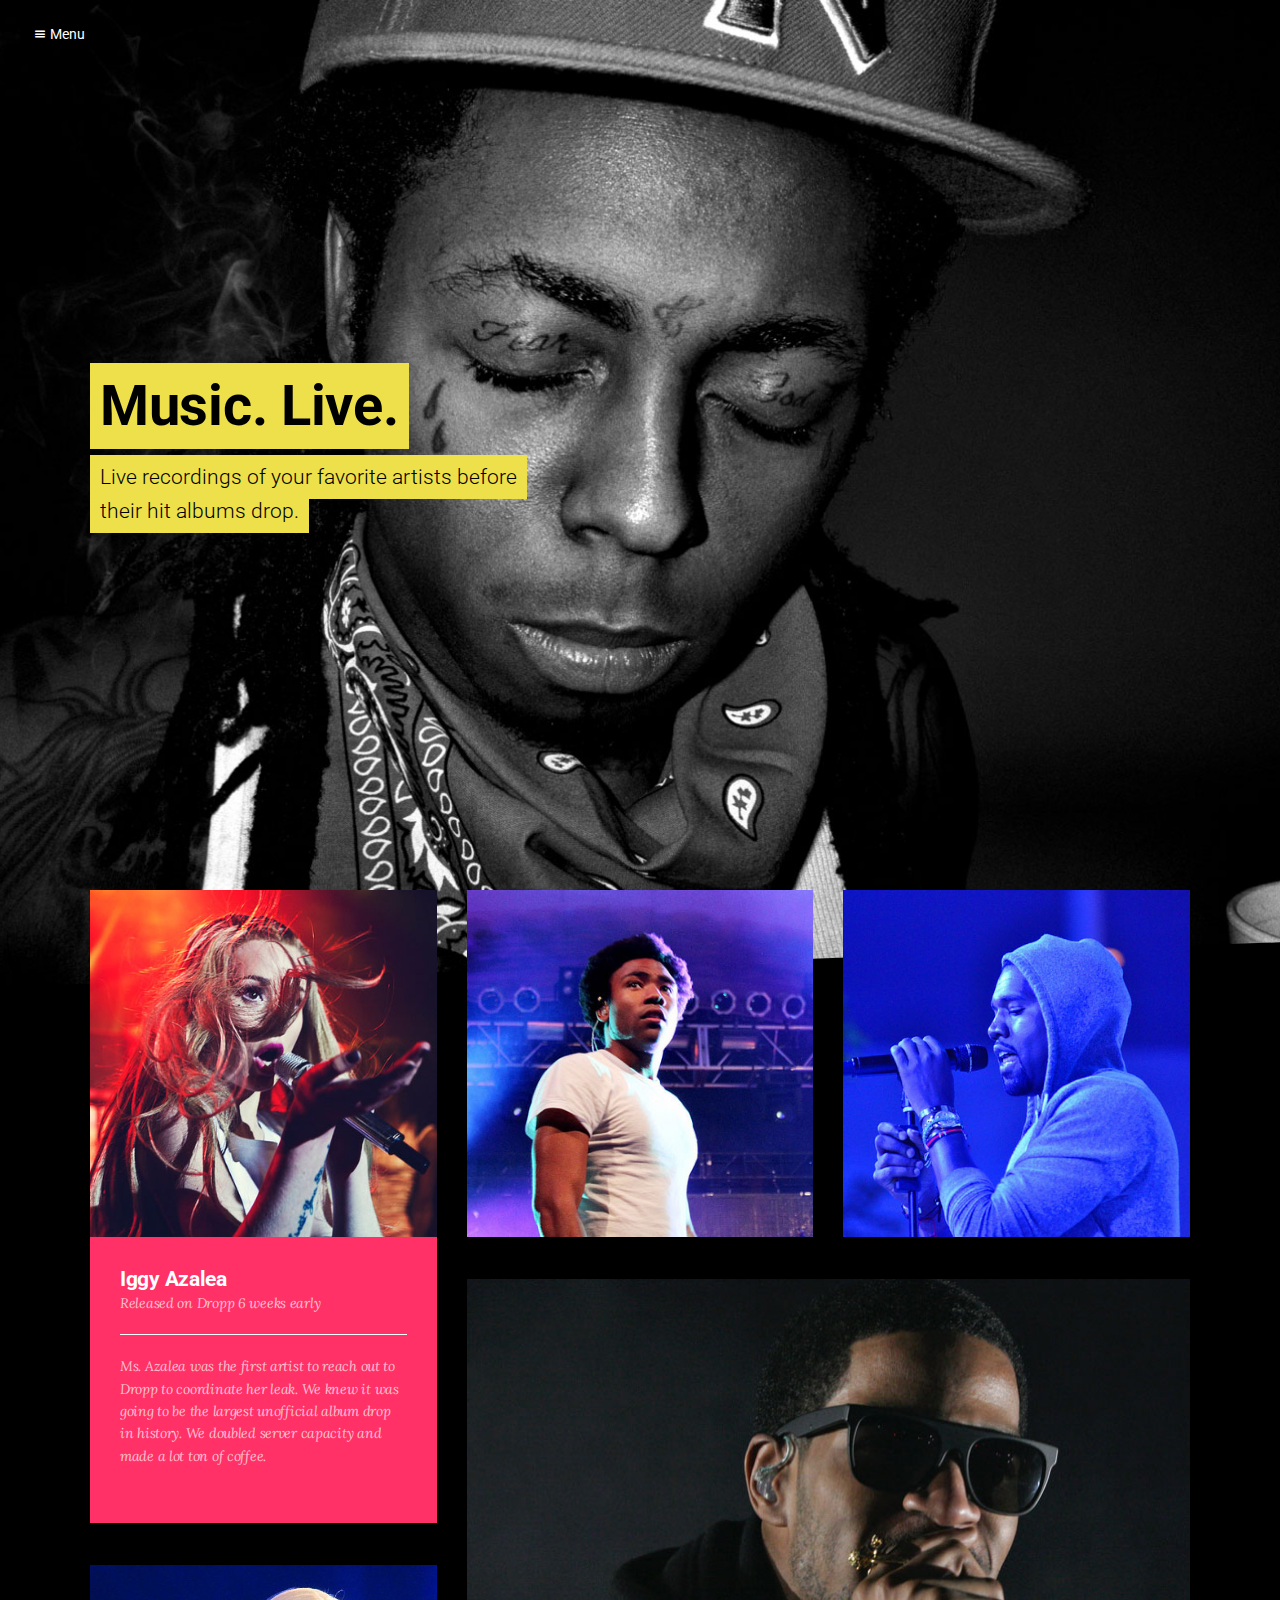
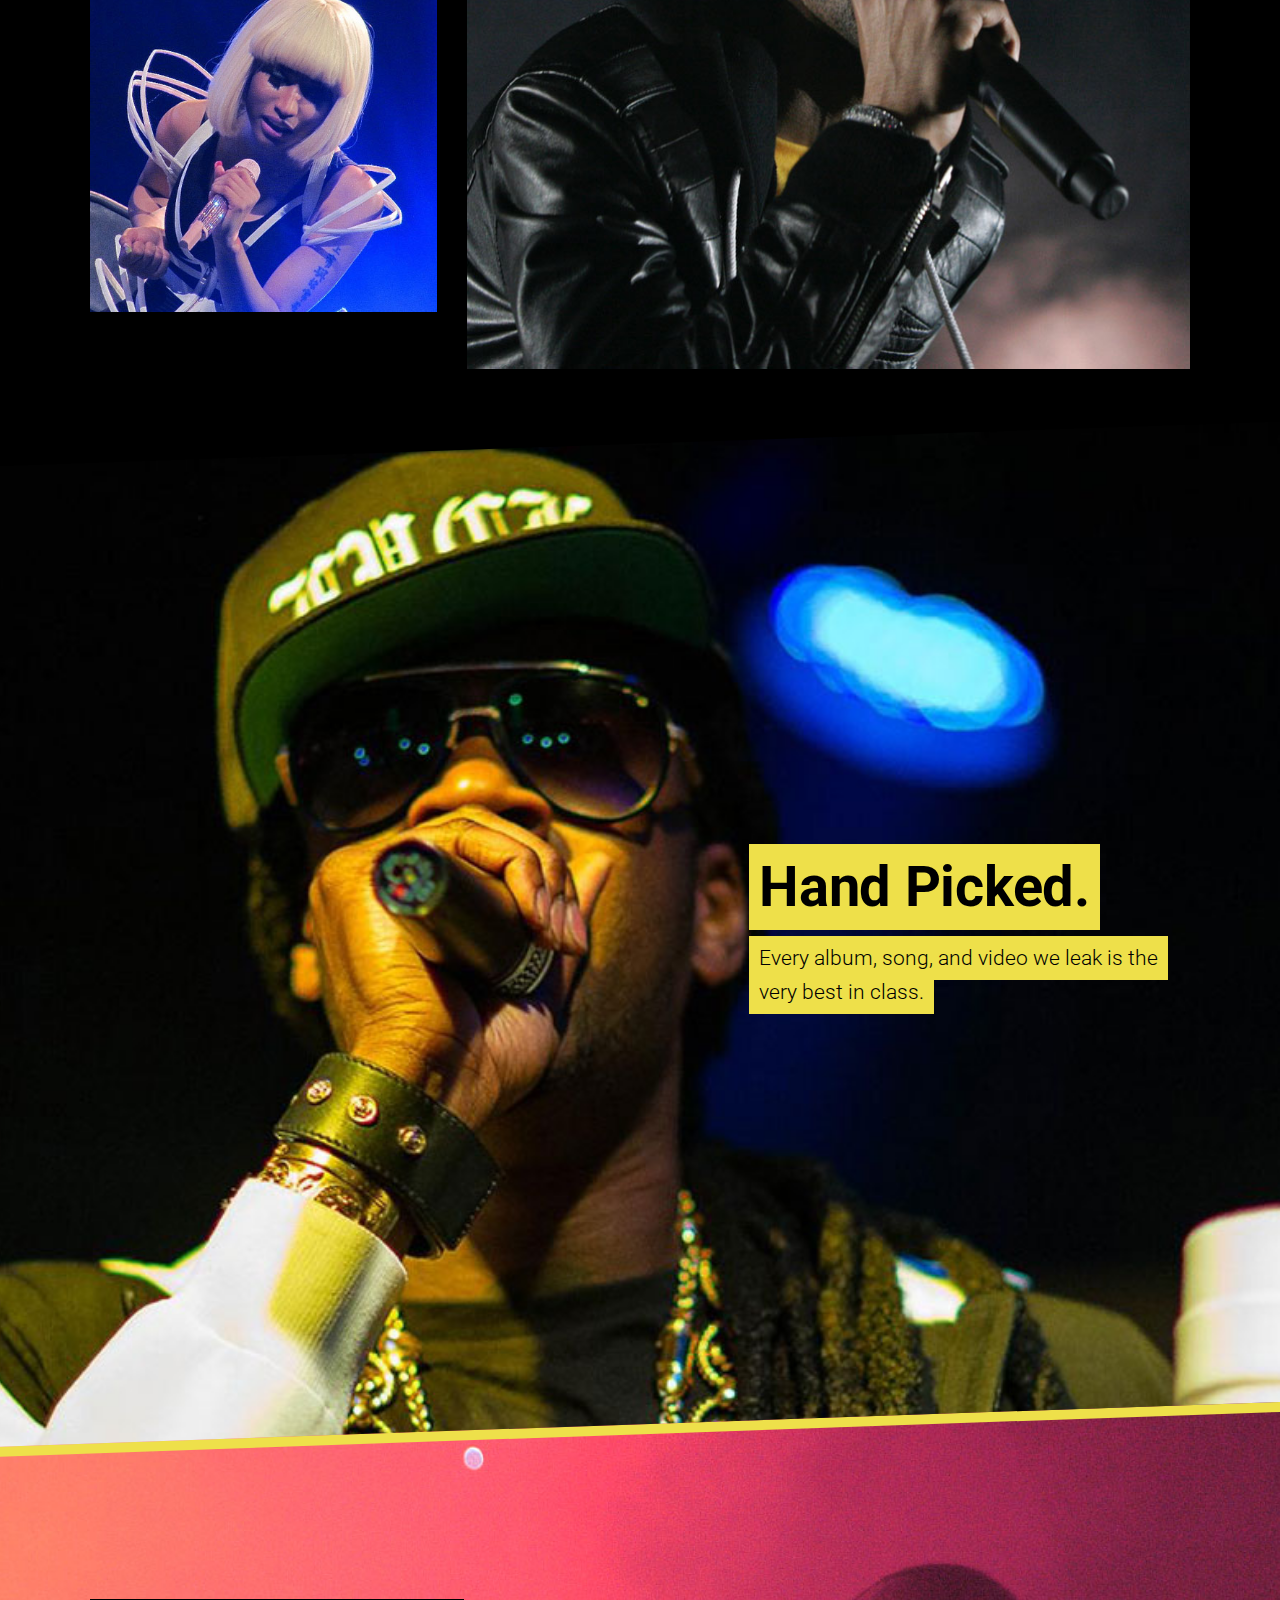
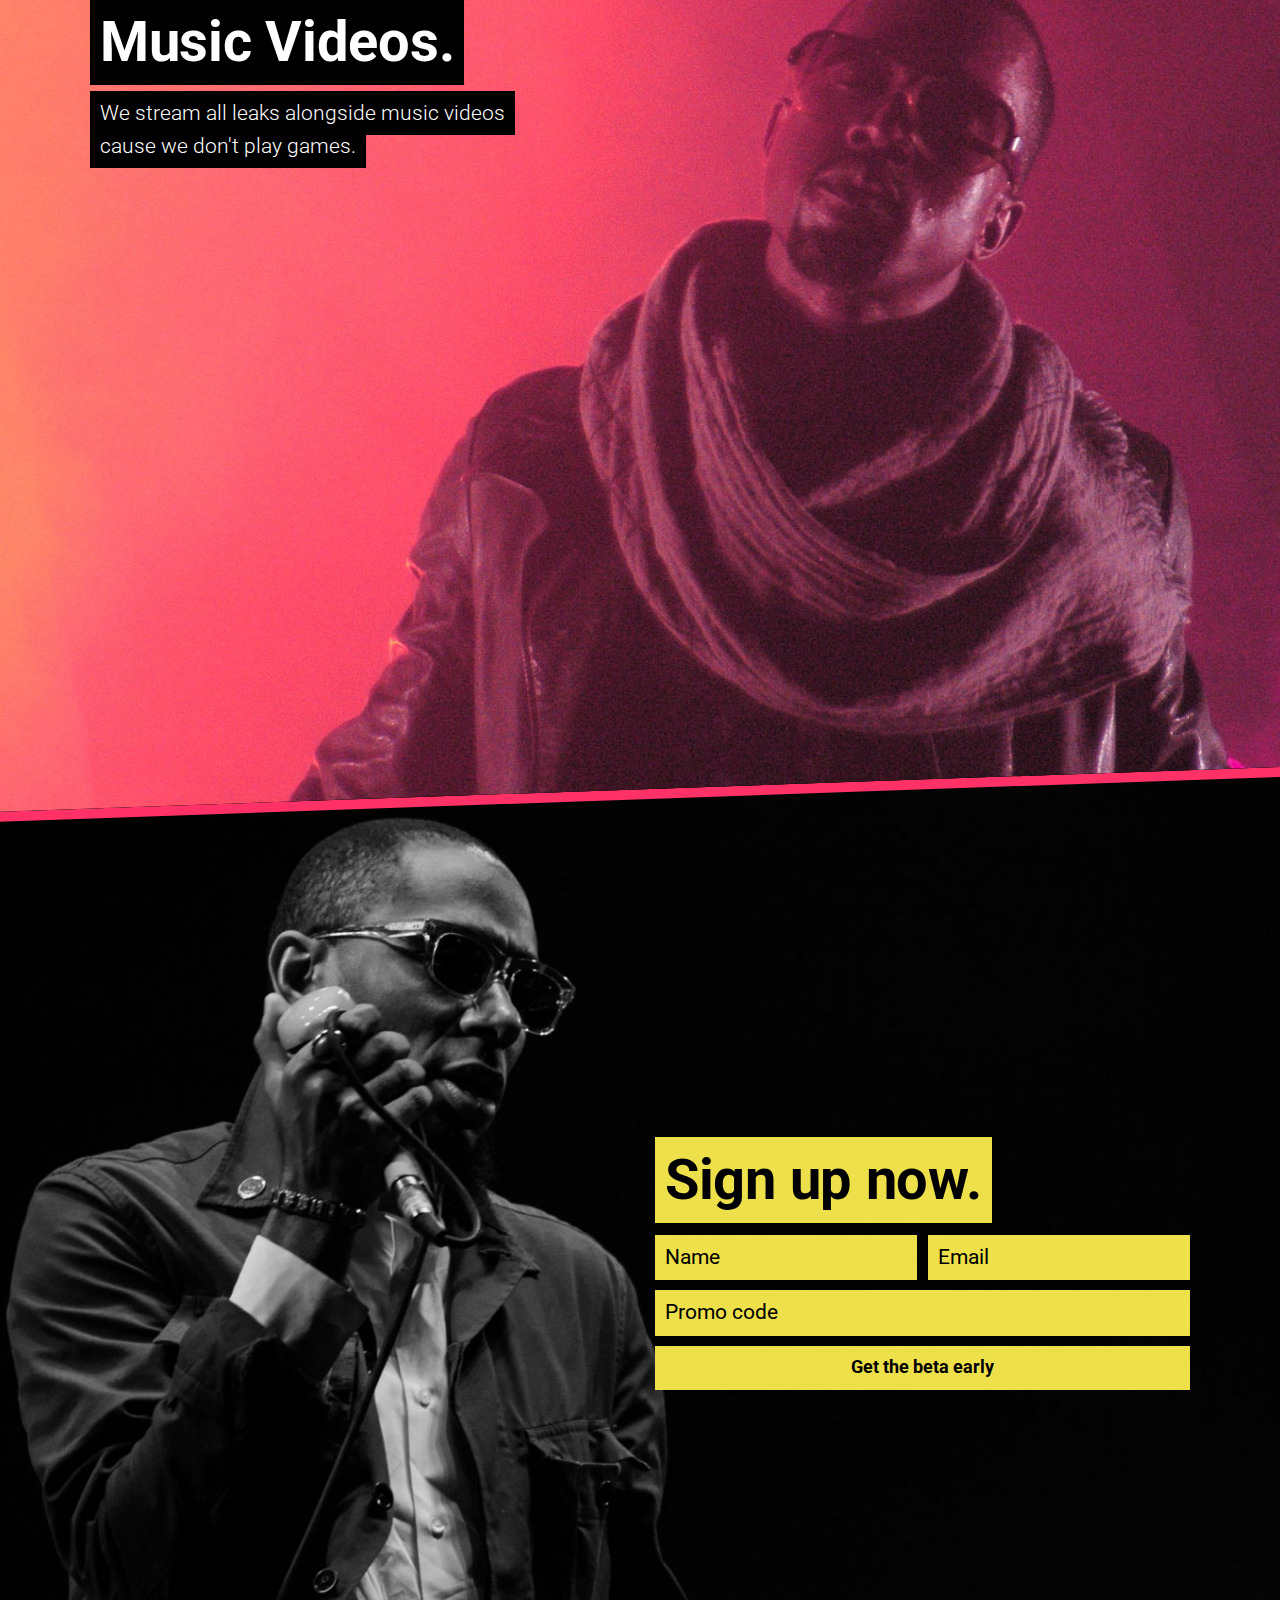
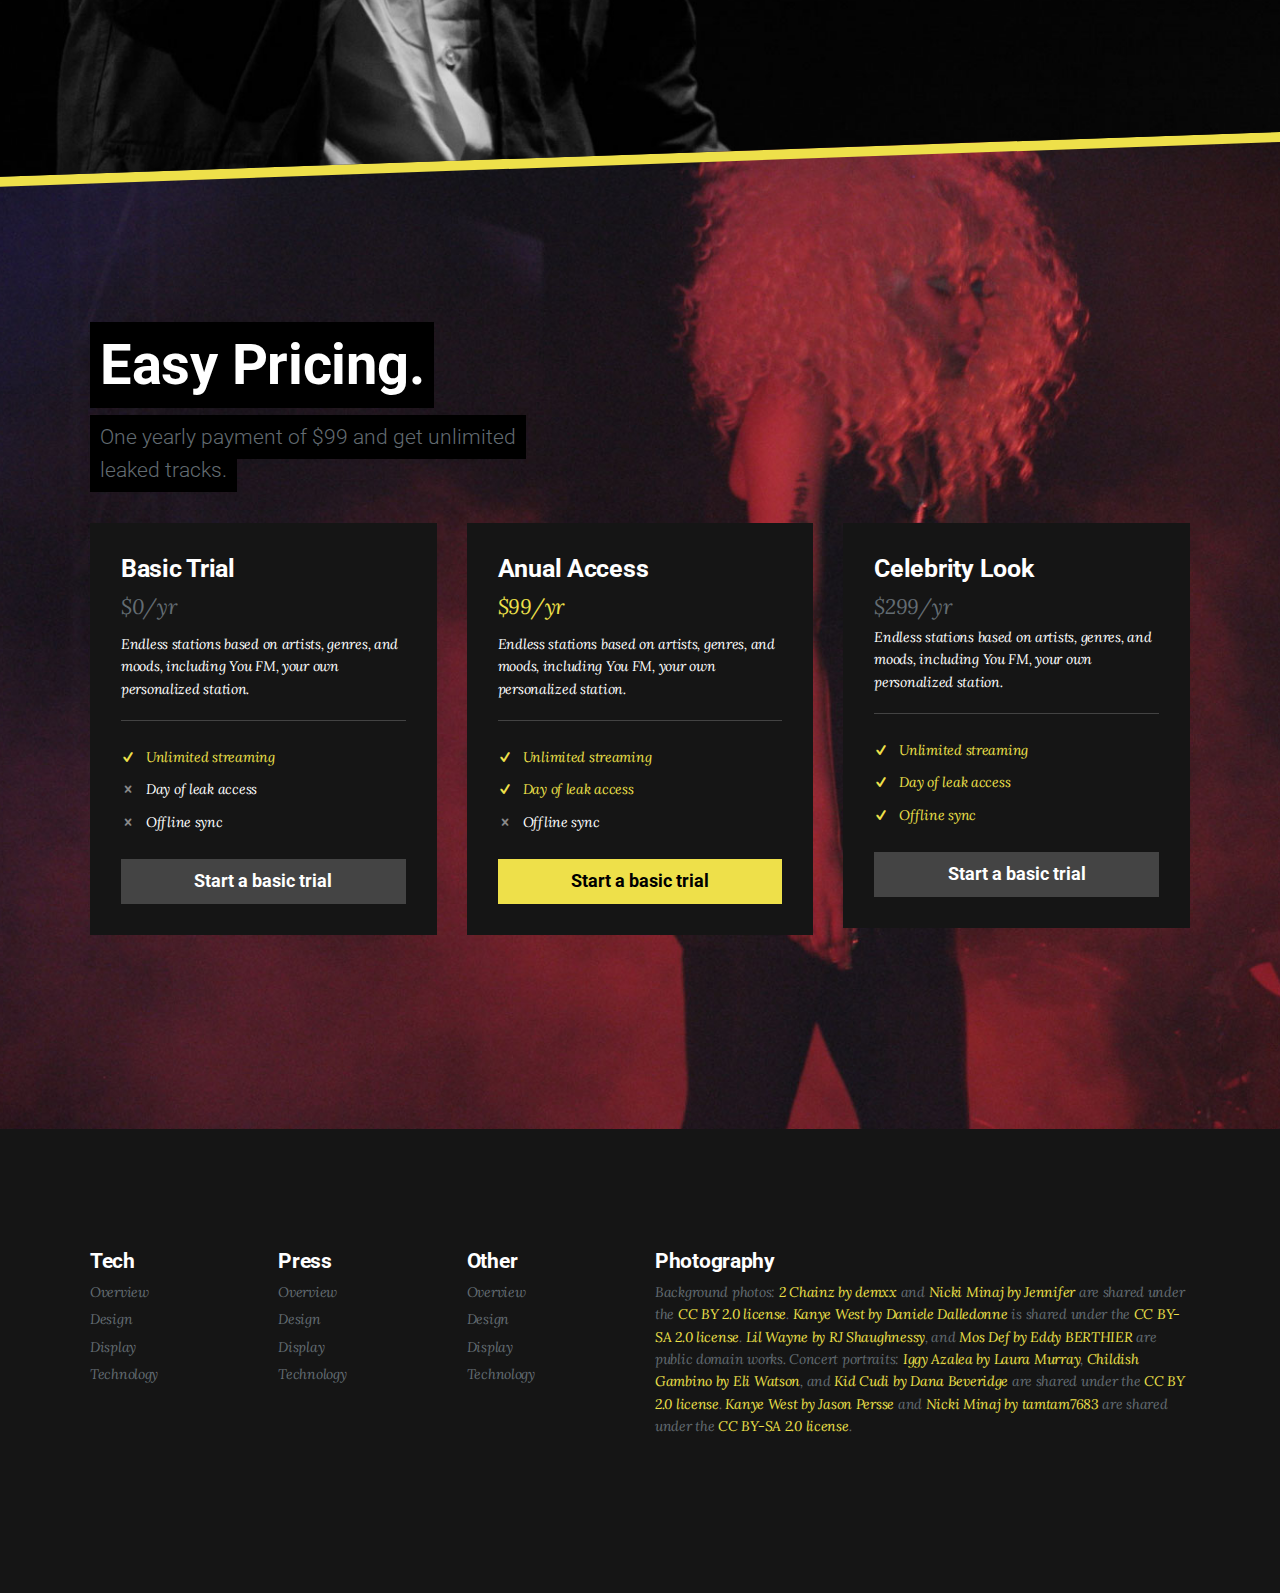
<file: bold/index.html>
<!DOCTYPE html>
<html lang="en">
  <head>
    <meta charset="utf-8">
    <meta http-equiv="X-UA-Compatible" content="IE=edge">
    <meta name="viewport" content="width=device-width, initial-scale=1">
    <meta name="description" content="">
    <meta name="keywords" content="">
    <meta name="author" content="">

    <title>
      
        Bold &middot; 
      
    </title>

    
      <link href="http://fonts.googleapis.com/css?family=Lora:400,400italic|Roboto:100,300,400,700" rel="stylesheet">
      <link href="../assets/css/toolkit-bold.css" rel="stylesheet">
      <link href="../assets/css/application-bold.css" rel="stylesheet">
    

    

    <style>
      /* note: this is a hack for ios iframe for bootstrap themes shopify page */
      /* this chunk of css is not part of the toolkit :) */
      /* …curses ios, etc… */
      @media (max-width: 768px) and (-webkit-min-device-pixel-ratio: 2) {
        body {
          width: 1px;
          min-width: 100%;
          *width: 100%;
        }
        #stage {
          height: 1px;
          overflow: auto;
          min-height: 100vh;
          -webkit-overflow-scrolling: touch;
        }
      }
    </style>
  </head>


<body>
  



<div class="stage-shelf hidden" id="sidebar">
  <ul class="nav nav-bordered nav-stacked flex-column">
    <li class="nav-header"><small>Examples</small></li>
    <li class="nav-item">
      <a class="nav-link active" href="../bold/index.html">Bold</a>
    </li>
    <li class="nav-item">
      <a class="nav-link" href="../index.html">Startup</a>
    </li>
    <li class="nav-item">
      <a class="nav-link" href="../minimal/index.html">Minimal</a>
    </li>

    <li class="nav-divider"></li>

    <li class="nav-header"><small>Sections</small></li>

    <li class="nav-item">
      <a class="nav-link" href="#grid" data-target="#stage" data-toggle="stage">Grid</a>
    </li>
    <li class="nav-item">
      <a class="nav-link" href="#chainz" data-target="#stage" data-toggle="stage">2 Chainz</a>
    </li>
    <li class="nav-item">
      <a class="nav-link" href="#pricing" data-target="#stage" data-toggle="stage">Pricing</a>
    </li>
    <li class="nav-item">
      <a class="nav-link" href="#footer" data-target="#stage" data-toggle="stage">About</a>
    </li>

    <li class="nav-divider"></li>

    <li class="nav-header"><small>Docs</small></li>

    <li class="nav-item">
      <a class="nav-link" href="../docs/index.html">Theme</a>
    </li>
    <li class="nav-item">
      <a class="nav-link" href="http://getbootstrap.com">Bootstrap</a>
    </li>

  </ul>
</div>


<div class="stage" id="stage">

  <div class="block block-fill-height app-block-wayne"
       style="background-image: url(../assets/img/lilwayne.jpg)">

    <button class="btn btn-link stage-toggle" data-target="#stage" data-toggle="stage">
      <span class="icon icon-menu stage-toggle-icon"></span>
      Menu
    </button>

    <div class="block-sm-middle block-xs-bottom">
      <div class="container">
        <div class="row">
          <div class="col-lg-5">
            <h1 class="block-title mb-4">
              <span class="text-ribbon text-ribbon-primary">
                <span>Music. Live.</span>
              </span>
            </h1>
            <p class="lead mt-1">
              <span class="text-ribbon text-ribbon-primary">
                <span>
                  Live recordings of your favorite artists before their hit albums drop.
                </span>
              </span>
            </p>
          </div>
        </div>
      </div>
    </div>
  </div>


  <div class="block block-inverse block-transparent py-0 app-block-grid">

    <div class="block-bg-clip">
      <div class="block-bg">
        <div class="block-bg-img"></div>
      </div>
    </div>

    <div class="container" id="grid">
      <div class="row">
        <div class="col-lg-4 col-md-6">
          <div class="row mb-3 mb-md-5">
            <div class="col-lg-12">
              <div class="card card-bold card-danger mb-0 app-box-shadow">
                <img src="../assets/img/azalea.jpg">
                <div class="card-block pb-5">
                  <h4 class="mb-0">Iggy Azalea</h4>
                  <p class="text-serif"><em>Released on Dropp 6 weeks early</em></p>
                  <hr>
                  <p class="text-serif"><em>Ms. Azalea was the first artist to reach out to Dropp to coordinate her leak. We knew it was going to be the largest unofficial album drop in history. We doubled server capacity and made a lot ton of coffee.</em></p>
                </div>
              </div>
            </div>
          </div>
          <div class="row hidden-md-down">
            <div class="col-lg-12">
              <img src="../assets/img/minaj.jpg">
           </div>
          </div>
        </div>
        <div class="col-lg-8 col-md-6">
          <div class="row">
            <div class="col-lg-6 mb-3 mb-md-5">
              <div class="app-box-shadow">
                <img src="../assets/img/childish.jpg">
              </div>
            </div>
            <div class="col-lg-6 mb-3 mb-md-5">
              <div class="app-box-shadow">
                <img src="../assets/img/yeezus.jpg">
              </div>
            </div>
          </div>
          <div class="row hidden-md-down">
            <div class="col-lg-12">
              <img src="../assets/img/cudi.jpg">
           </div>
          </div>
        </div>
      </div>
    </div>
  </div>

  <div class="block block-fill-height block-transparent block-angle app-block-chainz" id="chainz">

    <div class="block-bg-clip">
      <div class="block-bg">
        <div class="block-bg-img block-bg-img-top"
             style="background-image: url(../assets/img/2chainz.jpg)">
        </div>
      </div>
    </div>

    <div class="block-sm-middle block-xs-top">
      <div class="container">
        <div class="row">
          <div class="col-md-5 offset-sm-7">
            <h1 class="block-title mb-4">
              <span class="text-ribbon text-ribbon-primary">
                <span>Hand Picked.</span>
              </span>
            </h1>
            <p class="lead">
              <span class="text-ribbon text-ribbon-primary">
                <span>
                  Every album, song, and video we leak is the very best in class.
                </span>
              </span>
            </p>
          </div>
        </div>
      </div>
    </div>
  </div>

  <div class="block block-fill-height block-transparent block-inverse block-angle app-block-kanye">
    <div class="block-bg-clip">
      <div class="block-bg">
        <div class="block-bg-img block-bg-img-top"
             style="background-image: url(../assets/img/kanye.jpg)">
        </div>
      </div>
    </div>

    <div class="block-xs-middle">
      <div class="container">
        <div class="row">
          <div class="col-md-5">
            <h1 class="block-title mb-4">
              <span class="text-ribbon">
                <span>Music Videos.</span>
              </span>
            </h1>
            <p class="lead">
              <span class="text-ribbon">
                <span>
                  We stream all leaks alongside music videos cause we don't play games.
                </span>
              </span>
            </p>
          </div>
        </div>
        <div class="row mb-3">
          <div class="col-md-8">
            <div class="embed-responsive embed-responsive-16by9">
              <iframe width="682" height="384" src="https://www.youtube.com/embed/Bm5iA4Zupek?rel=0&amp;controls=0&amp;showinfo=0" frameborder="0" allowfullscreen></iframe>
            </div>
          </div>
        </div>
      </div>
    </div>
  </div>

  <div class="block block-transparent block-fill-height block-angle block-app-mosdef">
    <div class="block-bg-clip">
      <div class="block-bg">
        <div class="block-bg-img block-bg-img-top"
             style="background-image: url(../assets/img/mosdef.jpg)">
        </div>
      </div>
    </div>

    <div class="block-xs-middle">
      <div class="container">
        <div class="row">
          <div class="col-md-6 offset-md-6">
            <h1 class="block-title mb-4">
              <span class="text-ribbon text-ribbon-primary">
                <span>Sign up now.</span>
              </span>
            </h1>

            <div class="text-ribbon-inputs-split">
              <input type="text" class="h4 text-ribbon-input text-ribbon-primary" placeholder="Name">
              <input type="text" class="h4 text-ribbon-input text-ribbon-primary" placeholder="Email">
            </div>
            <input type="text" class="h4 text-ribbon-input text-ribbon-input-half text-ribbon-primary" placeholder="Promo code">
            <button type="button" class="btn btn-square btn-primary btn-lg btn-block">
              Get the beta early
            </button>
          </div>
        </div>
      </div>
    </div>
  </div>

  <div class="block block-fill-height block-inverse app-block-nicki"
       style="background-image: url(../assets/img/nicki.jpg)"
       id="pricing">
    <div class="block-xs-middle">
      <div class="container">
        <div class="row mb-4">
          <div class="col-lg-5">
            <h1 class="block-title mb-4">
              <span class="text-ribbon">
                <span>Easy Pricing.</span>
              </span></h1>
            <p class="lead">
              <span class="text-ribbon text-muted">
                <span>
                  One yearly payment of $99 and get unlimited leaked tracks.
                </span>
              </span>
            </p>
          </div>
        </div>
        <div class="row">
          <div class="col-lg-4">
            <div class="card">
              <div class="card-block">
                <h3 class="card-title">Basic Trial</h3>
                <h4 class="text-muted text-serif mt-0 mb-3">
                  <em>$0/yr</em>
                </h4>
                <p class="text-serif mb-1">
                  <em>
                    Endless stations based on artists, genres, and moods, including You FM, your own personalized station.
                  </em>
                </p>
                <hr>
                <ul class="iconlist text-serif mb-4">
                  <li class="active">
                    <span class="icon icon-check"></span>
                    <em>Unlimited streaming</em>
                  </li>
                  <li>
                    <span class="icon icon-cross"></span>
                    <em>Day of leak access</em>
                  </li>
                  <li>
                    <span class="icon icon-cross"></span>
                    <em>Offline sync</em>
                  </li>
                </ul>
                <button class="btn btn-secondary btn-square btn-block btn-lg">Start a basic trial</button>
              </div>
            </div>
          </div>
          <div class="col-lg-4">
            <div class="card accent-primary">
              <div class="card-block">
                <h3 class="card-title">Anual Access</h3>
                <h4 class="text-primary text-serif mt-0 mb-3">
                  <em>$99/yr</em>
                </h4>
                <p class="text-serif mb-1">
                  <em>
                    Endless stations based on artists, genres, and moods, including You FM, your own personalized station.
                  </em>
                </p>
                <hr>
                <ul class="iconlist text-serif mb-4">
                  <li class="active">
                    <span class="icon icon-check"></span>
                    <em>Unlimited streaming</em>
                  </li>
                  <li class="active">
                    <span class="icon icon-check"></span>
                    <em>Day of leak access</em>
                  </li>
                  <li>
                    <span class="icon icon-cross"></span>
                    <em>Offline sync</em>
                  </li>
                </ul>
                <button class="btn btn-primary btn-square btn-block btn-lg">Start a basic trial</button>
              </div>
            </div>
          </div>
          <div class="col-lg-4">
            <div class="card">
              <div class="card-block">
                <h3 class="card-title">Celebrity Look</h3>
                <h4 class="text-muted text-serif mt-0 mb-2">
                  <em>$299/yr</em>
                </h4>
                <p class="text-serif mb-1">
                  <em>
                    Endless stations based on artists, genres, and moods, including You FM, your own personalized station.
                  </em>
                <hr>
                <ul class="iconlist text-serif mb-4">
                  <li class="active">
                    <span class="icon icon-check"></span>
                    <em>Unlimited streaming</em>
                  </li>
                  <li class="active">
                    <span class="icon icon-check"></span>
                    <em>Day of leak access</em>
                  </li>
                  <li class="active">
                    <span class="icon icon-check"></span>
                    <em>Offline sync</em>
                  </li>
                </ul>
                <button class="btn btn-secondary btn-square btn-block btn-lg">Start a basic trial</button>
              </div>
            </div>
          </div>
        </div>
      </div>
    </div>
  </div>


  <div class="block block-inverse accent-primary" id="footer">
    <div class="container">
      <div class="row text-serif">
        <div class="col-md-2 mb-4">
          <ul class="list-unstyled list-spaced">
            <li><h4>Tech</h4></li>
            <li class="text-muted"><em>Overview</em></li>
            <li class="text-muted"><em>Design</em></li>
            <li class="text-muted"><em>Display</em></li>
            <li class="text-muted"><em>Technology</em></li>
          </ul>
        </div>
        <div class="col-md-2 mb-4">
          <ul class="list-unstyled list-spaced">
            <li><h4>Press</h4></li>
            <li class="text-muted"><em>Overview</em></li>
            <li class="text-muted"><em>Design</em></li>
            <li class="text-muted"><em>Display</em></li>
            <li class="text-muted"><em>Technology</em></li>
          </ul>
        </div>
        <div class="col-md-2 mb-4">
          <ul class="list-unstyled list-spaced">
            <li><h4>Other</h4></li>
            <li class="text-muted"><em>Overview</em></li>
            <li class="text-muted"><em>Design</em></li>
            <li class="text-muted"><em>Display</em></li>
            <li class="text-muted"><em>Technology</em></li>
          </ul>
        </div>
        <div class="col-md-6 mb-4">
          <ul class="list-unstyled list-spaced">
            <li><h4>Photography</h4></li>
            <li class="text-muted">
              <em>Background photos: <a href="https://www.flickr.com/photos/demxx/8702542709/">2 Chainz by demxx</a> and <a href="https://www.flickr.com/photos/carnivalridexx/6048218344/">Nicki Minaj by Jennifer</a> are shared under the <a href="https://creativecommons.org/licenses/by/2.0/">CC BY 2.0 license</a>. <a href="https://www.flickr.com/photos/ddalledo/2204168450/">Kanye West by Daniele Dalledonne</a> is shared under the <a href="https://creativecommons.org/licenses/by-sa/2.0/">CC BY-SA 2.0 license<a>. <a href="https://commons.wikimedia.org/wiki/Category:Lil_Wayne#/media/File:Lil_Wayne.jpg">Lil Wayne by RJ Shaughnessy</a>, and <a href="https://www.flickr.com/photos/didy_b/8150029917">Mos Def by Eddy BERTHIER</a> are public domain works. Concert portraits: <a href="https://www.flickr.com/photos/histrionicss/13951485730">Iggy Azalea by Laura Murray</a>, <a href="https://www.flickr.com/photos/32999928@N05/7213700394/">Childish Gambino by Eli Watson</a>, and <a href="https://www.flickr.com/photos/scissorfighter/5169715083/">Kid Cudi by Dana Beveridge</a> are shared under the <a href="https://creativecommons.org/licenses/by/2.0/">CC BY 2.0 license</a>.<a href="https://www.flickr.com/photos/jasonpersse/5710284405/"> Kanye West by Jason Persse</a> and <a href="https://www.flickr.com/photos/tamtam7683/5990345195">Nicki Minaj by tamtam7683</a> are shared under the <a href="https://creativecommons.org/licenses/by-sa/2.0/">CC BY-SA 2.0 license</a>.</em>
            </li>
          </ul>
        </div>
      </div>
    </div>
  </div>

</div>


    <script src="../assets/js/jquery.min.js"></script>
    <script src="../assets/js/tether.min.js"></script>
    <script src="../assets/js/toolkit.js"></script>
    <script src="../assets/js/application.js"></script>
  </body>
</html>
</file>
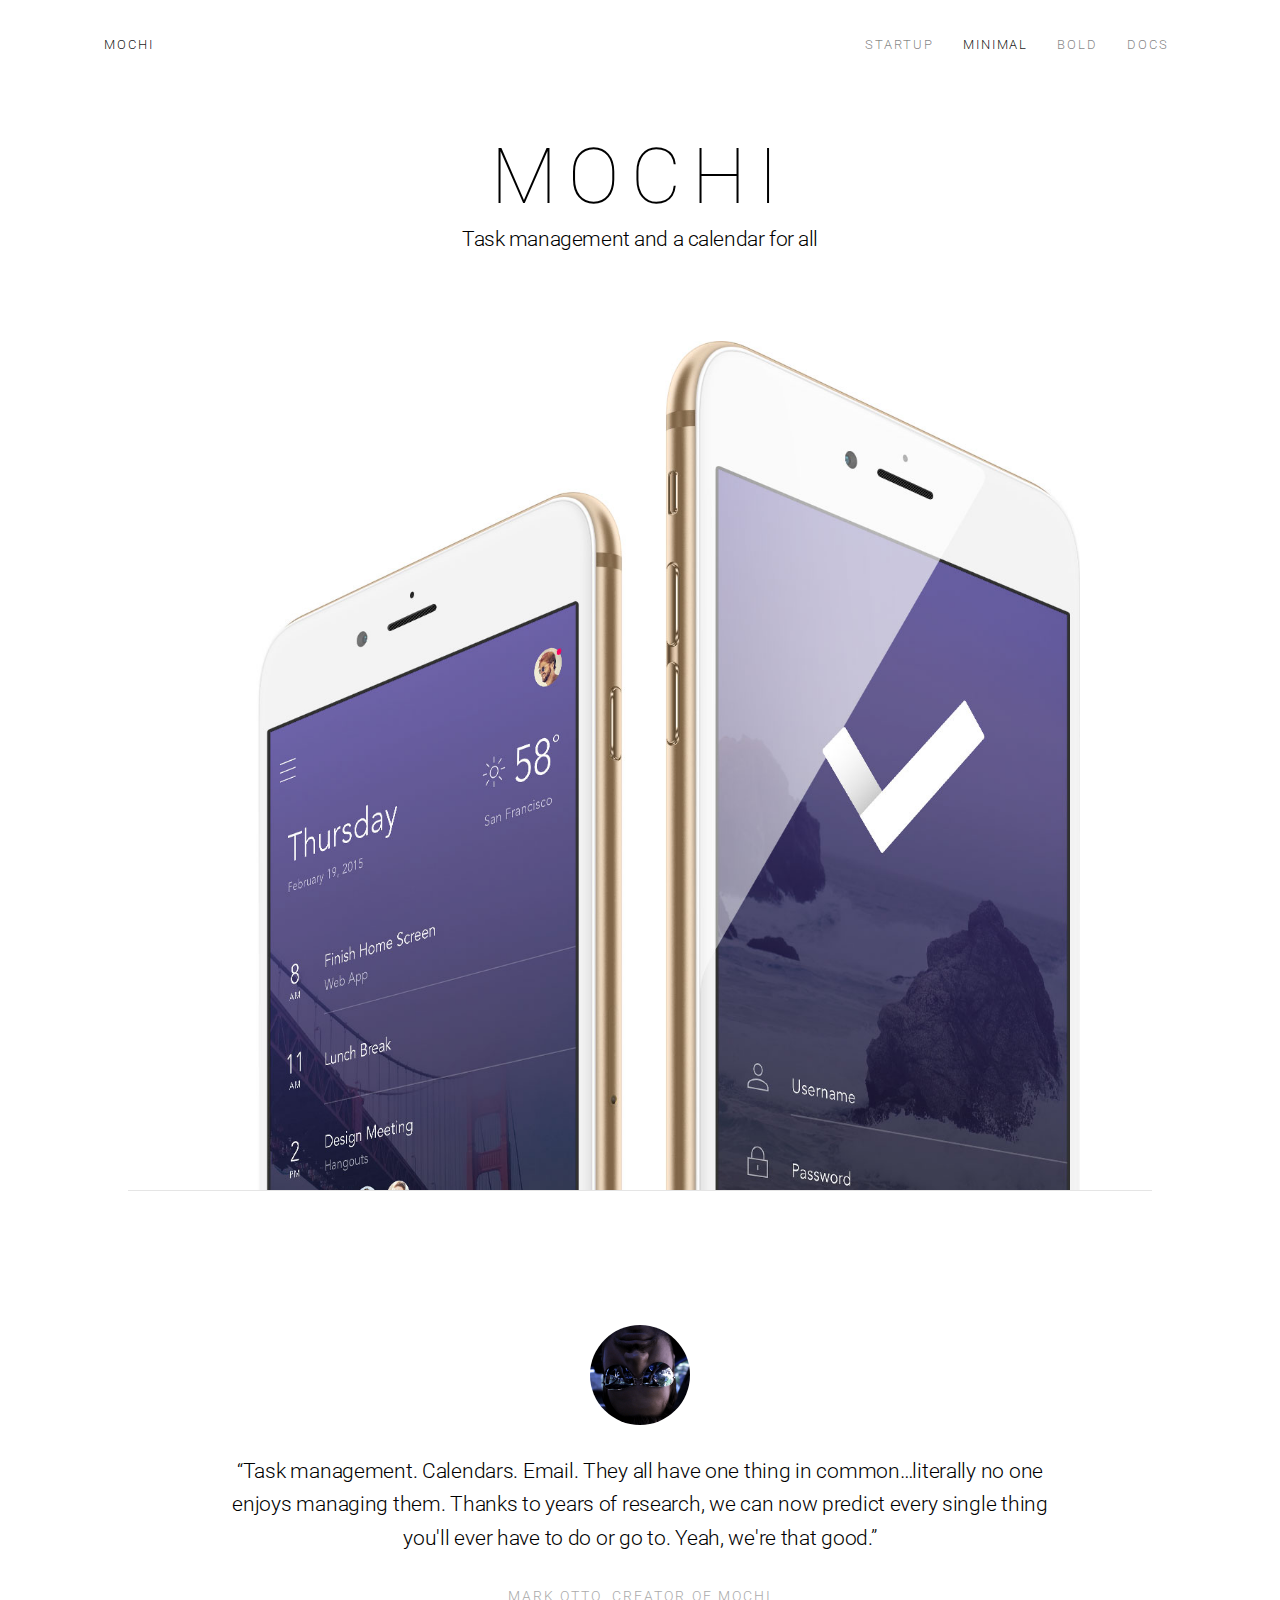
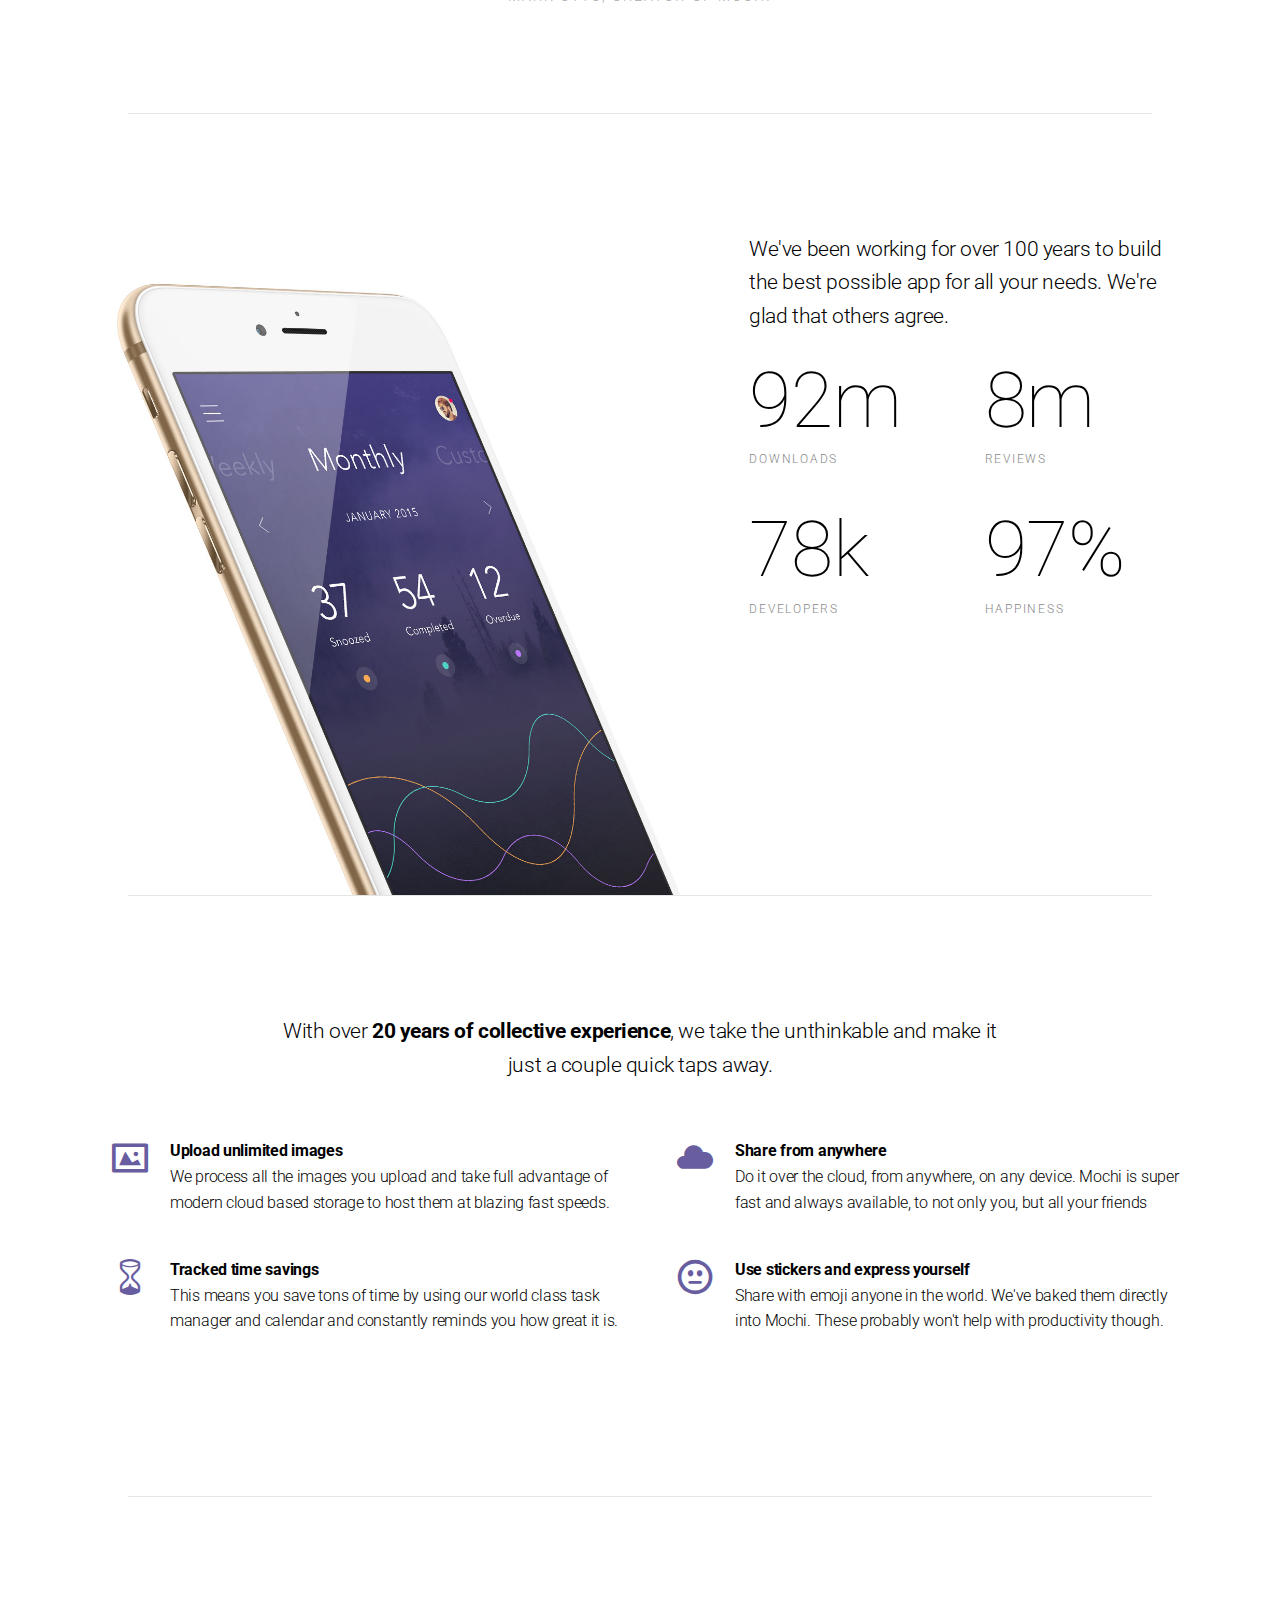
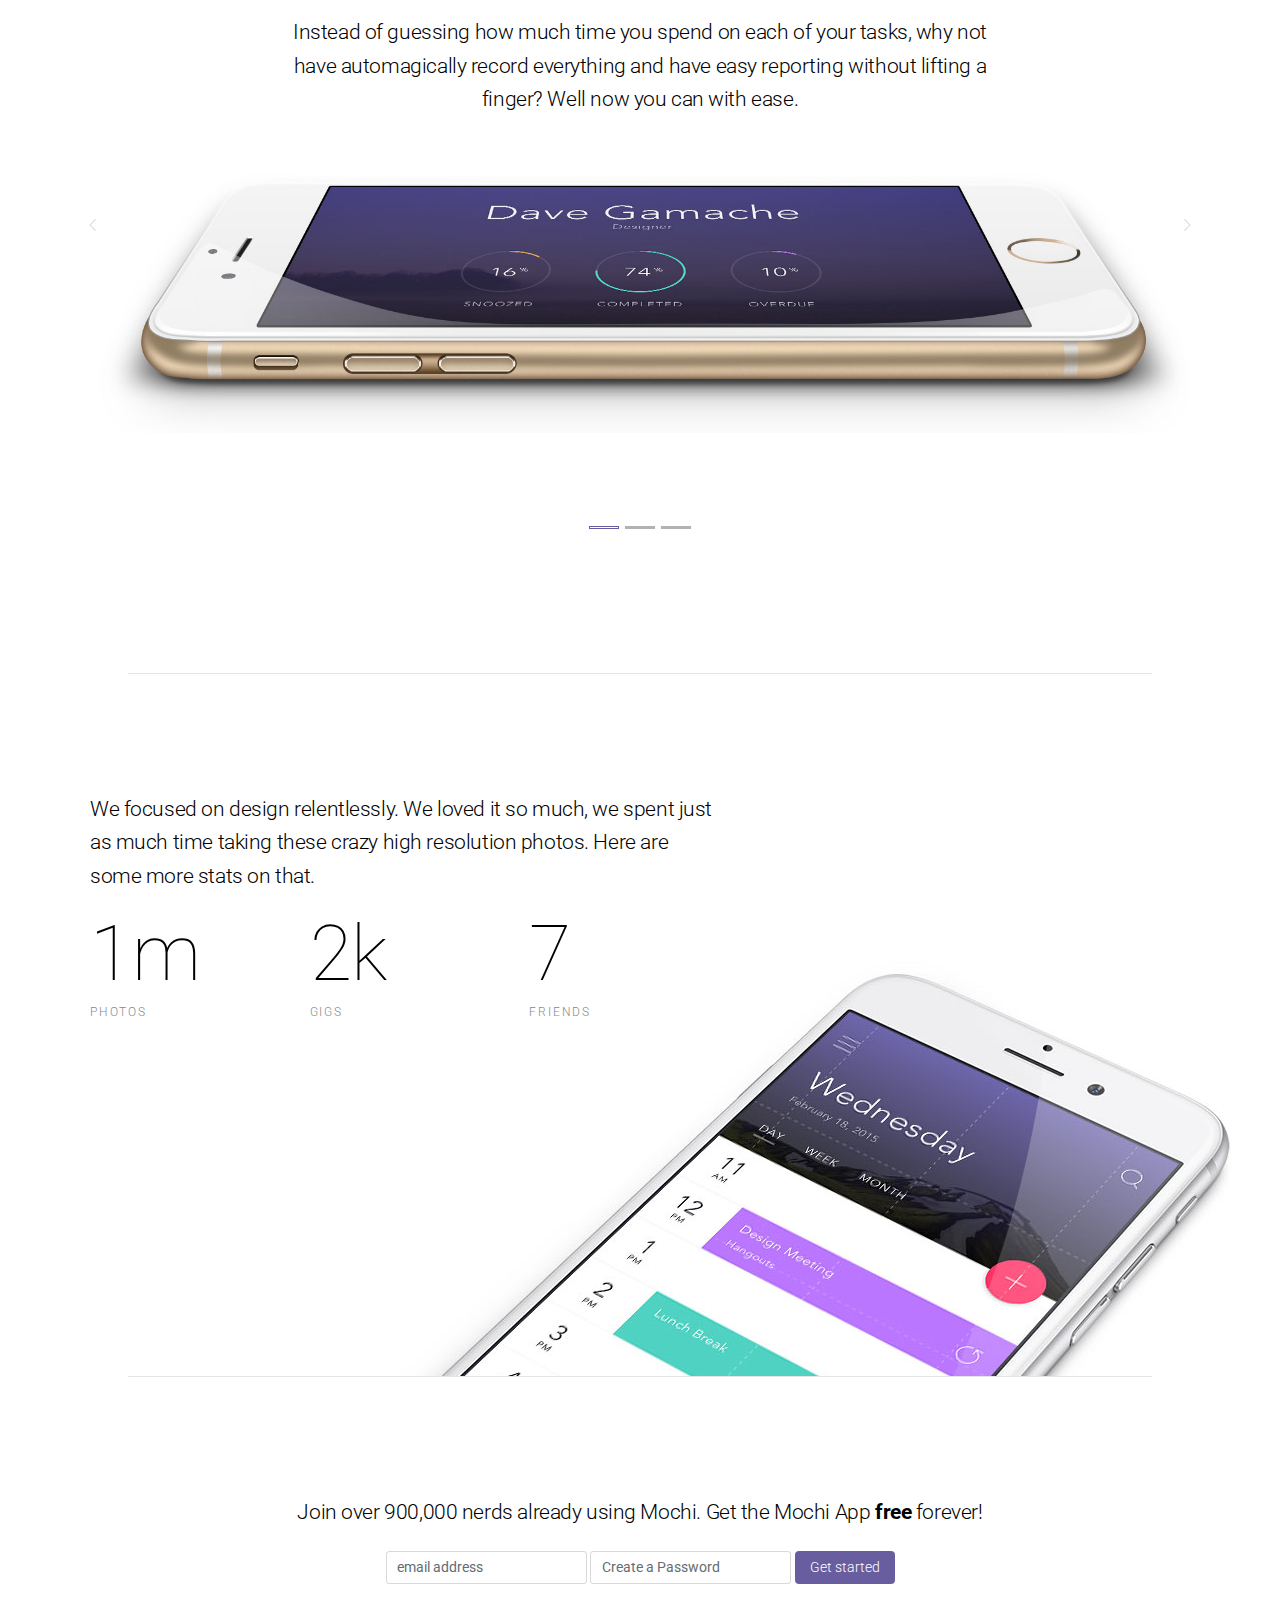
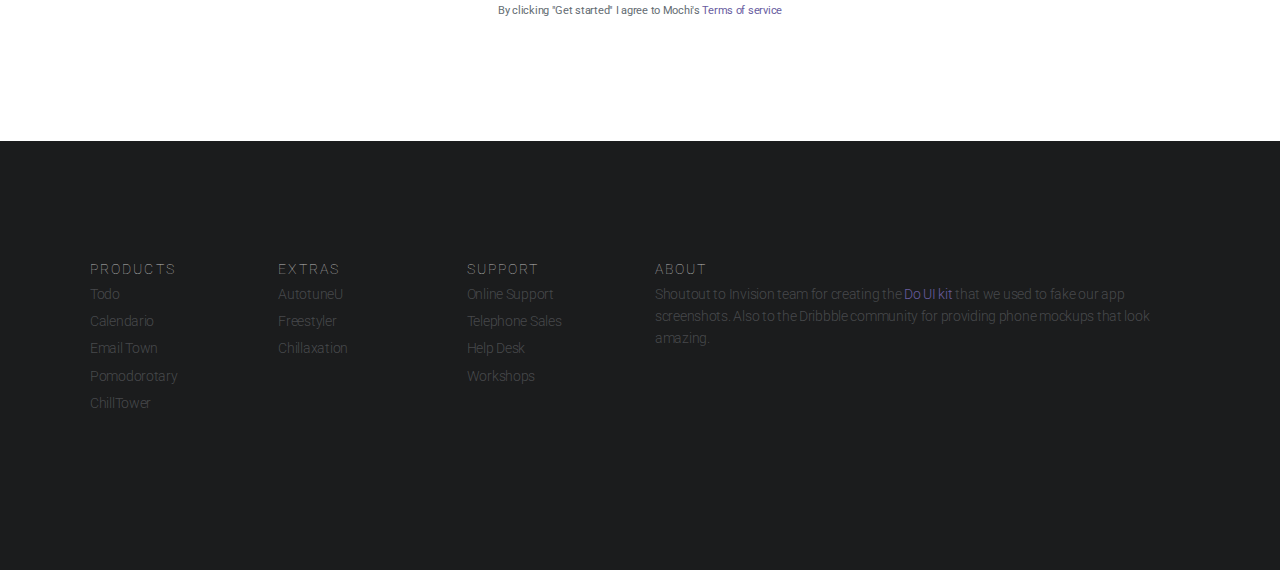
<file: minimal/index.html>
<!DOCTYPE html>
<html lang="en">
  <head>
    <meta charset="utf-8">
    <meta http-equiv="X-UA-Compatible" content="IE=edge">
    <meta name="viewport" content="width=device-width, initial-scale=1">
    <meta name="description" content="">
    <meta name="keywords" content="">
    <meta name="author" content="">

    <title>
      
        Minimal &middot; 
      
    </title>

    
      <link href="http://fonts.googleapis.com/css?family=Roboto:100,300,400,700" rel="stylesheet">
      <link href="../assets/css/toolkit-minimal.css" rel="stylesheet">
      <link href="../assets/css/application-minimal.css" rel="stylesheet">
    

    

    <style>
      /* note: this is a hack for ios iframe for bootstrap themes shopify page */
      /* this chunk of css is not part of the toolkit :) */
      /* …curses ios, etc… */
      @media (max-width: 768px) and (-webkit-min-device-pixel-ratio: 2) {
        body {
          width: 1px;
          min-width: 100%;
          *width: 100%;
        }
        #stage {
          height: 1px;
          overflow: auto;
          min-height: 100vh;
          -webkit-overflow-scrolling: touch;
        }
      }
    </style>
  </head>


<body>
  



<div class="container pt-4">
  <nav class="navbar navbar-light navbar-toggleable-sm navbar-static-top text-uppercase app-navbar mb-5">
    <button
      class="navbar-toggler navbar-toggler-right hidden-md-up"
      type="button"
      data-toggle="collapse"
      data-target="#navbarResponsive"
      aria-controls="navbarResponsive"
      aria-expanded="false"
      aria-label="Toggle navigation">
      <span class="navbar-toggler-icon"></span>
    </button>

    <a class="navbar-brand mr-auto" href="../">
      <span>Mochi</span>
    </a>

    <div class="collapse navbar-collapse" id="navbarResponsive">
      <ul class="nav navbar-nav ml-auto">
        <li class="nav-item ">
          <a class="nav-link" href="..//index.html">StartUp</a>
        </li>
        <li class="nav-item active">
          <a class="nav-link" href="../minimal/index.html">Minimal</a>
        </li>
        <li class="nav-item ">
          <a class="nav-link" href="../bold/index.html">Bold</a>
        </li>
        <li class="nav-item ">
          <a class="nav-link" href="../docs/index.html">Docs</a>
        </li>
      </ul>
    </div><!--/.nav-collapse -->
</nav>
</div>


<div class="block app-block-intro">
  <div class="container text-xs-center">
    <h1 class="block-title mb-0 text-uppercase app-myphone-brand">Mochi</h1>
    <p class="lead mb-5 pb-5">Task management and a calendar for all</p>
    <img src="../assets/img/iphone-to-iphone-sized.jpg">
  </div>
</div>

<div class="block block-bordered-lg">
  <div class="container text-center app-translate-15" data-transition="entrance">
    <blockquote class="pull-quote">
      <img class="rounded-circle" src="../assets/img/avatar-mdo.png">
      <p>
        “Task management. Calendars. Email. They all have one thing in common&hellip;literally no one enjoys managing them. Thanks to years of research, we can now predict every single thing you'll ever have to do or go to. Yeah, we're that good.”
      </p>
      <cite>Mark Otto, Creator of Mochi</cite>
    </blockquote>
  </div>
</div>

<div class="block block-bordered-lg pb-0 app-block-stats">
  <div class="container">
    <div class="row">
      <div class="col-lg-7 col-md-6">
        <img
          src="../assets/img/iphone-perspective-sized.jpg"
          class="app-translate-5"
          data-transition="entrance">
        <hr class="mt-0 mb-5 mx-auto hidden-md-up">
      </div>
      <div class="col-lg-5 col-md-6 text-center text-md-left pb-5">
        <p class="lead">
          We've been working for over 100 years to build the best possible app for all your needs. We're glad that others agree.
        </p>
        <div class="row my-4">
          <div class="col-6 mb-3">
            <div class="statcard">
              <h1 class="statcard-number block-title">92m</h1>
              <span class="statcard-desc">Downloads</span>
            </div>
          </div>
          <div class="col-6 mb-3">
            <div class="statcard">
              <h1 class="statcard-number block-title">8m</h1>
              <span class="statcard-desc">Reviews</span>
            </div>
          </div>
        </div>
        <div class="row mb-3 hidden-md-down">
          <div class="col-6 mb-3">
            <div class="statcard">
              <h1 class="statcard-number block-title">78k</h1>
              <span class="statcard-desc">Developers</span>
            </div>
          </div>
          <div class="col-6 mb-3">
            <div class="statcard">
              <h1 class="statcard-number block-title">97%</h1>
              <span class="statcard-desc">Happiness</span>
            </div>
          </div>
        </div>
      </div>
    </div>
  </div>
</div>

<div class="block block-bordered-lg">
  <div class="container">
    <div class="row">
    <div class="col-sm-8 offset-sm-2 text-center mb-5">
      <p class="lead mx-auto">With over <strong>20 years of collective experience</strong>, we take the unthinkable and make it just a couple quick taps away.</p>
    </div>
    </div>
    <div class="row">
      <div class="col-sm-6">
        <ul class="featured-list">
          <li class="mb-5">
            <div class="featured-list-icon text-primary">
              <span class="icon icon-image"></span>
            </div>
            <p class="featured-list-icon-text mb-0"><strong>Upload unlimited images</strong></p>
            <p class="featured-list-icon-text">
              We process all the images you upload and take full advantage of modern cloud based storage to host them at blazing fast speeds.
            </p>
          </li>

          <li class="mb-5">
            <div class="featured-list-icon text-primary">
              <span class="icon icon-hour-glass"></span>
            </div>
            <p class="featured-list-icon-text mb-0"><strong>Tracked time savings</strong></p>
            <p class="featured-list-icon-text">
              This means you save tons of time by using our world class task manager and calendar and constantly reminds you how great it is.
            </p>
          </li>

        </ul>
      </div>
      <div class="col-sm-6">
        <ul class="featured-list">

          <li class="mb-5">
            <div class="featured-list-icon text-primary">
              <span class="icon icon-cloud"></span>
            </div>
            <p class="featured-list-icon-text mb-0"><strong>Share from anywhere</strong></p>
            <p class="featured-list-icon-text">
              Do it over the cloud, from anywhere, on any device. Mochi is super fast and always available, to not only you, but all your friends
            </p>
          </li>

          <li class="mb-5">
            <div class="featured-list-icon text-primary">
              <span class="icon icon-emoji-neutral"></span>
            </div>
            <p class="featured-list-icon-text mb-0"><strong>Use stickers and express yourself</strong></p>
            <p class="featured-list-icon-text">
              Share with emoji anyone in the world. We've baked them directly into Mochi. These probably won't help with productivity though.
            </p>
          </li>
        </ul>
      </div>
    </div>
  </div>
</div>

<div class="block block-bordered-lg pl-0 pt-0 pr-0">
  <div id="carousel-example-generic" class="carousel carousel-light slide" data-ride="carousel">
    <ol class="carousel-indicators">
      <li data-target="#carousel-example-generic" data-slide-to="0" class="active"></li>
      <li data-target="#carousel-example-generic" data-slide-to="1"></li>
      <li data-target="#carousel-example-generic" data-slide-to="2"></li>
    </ol>
    <div class="carousel-inner" role="listbox">
      <div class="carousel-item active">
        <div class="block">
          <div class="container">
            <div class="row">
              <div class="col-sm-8 offset-sm-2">
                <p class="lead mx-auto text-center">
                  Instead of guessing how much time you spend on each of your tasks, why not have automagically record everything and have easy reporting without lifting a finger? <span class="hidden-xs">Well now you can with ease.</span>
                </p>
              </div>
            </div>
            <img class="img-fluid mt-5 app-block-game-img d-block img-fluid" src="../assets/img/iphone-flat-sized.jpg">
          </div>
        </div>
      </div>
      <div class="carousel-item">
        <div class="block">
          <div class="container">
            <div class="row">
              <div class="col-sm-8 offset-sm-2">
                <p class="lead mx-auto text-center">
                  Instead of guessing how much time you spend on each of your tasks, why not have automagically record everything and have easy reporting without lifting a finger? <span class="hidden-xs">Well now you can with ease.</span>
                </p>
              </div>
            </div>
            <img class="img-fluid mt-5 app-block-game-img d-block img-fluid" src="../assets/img/iphone-flat-sized.jpg">
          </div>
        </div>
      </div>
      <div class="carousel-item">
        <div class="block">
          <div class="container">
            <div class="row">
              <div class="col-sm-8 offset-sm-2">
                <p class="lead mx-auto text-center">
                  Instead of guessing how much time you spend on each of your tasks, why not have automagically record everything and have easy reporting without lifting a finger? <span class="hidden-xs">Well now you can with ease.</span>
                </p>
              </div>
            </div>
            <img class="img-fluid mt-5 app-block-game-img d-block img-fluid" src="../assets/img/iphone-flat-sized.jpg">
          </div>
        </div>
      </div>
    </div>

    <a class="carousel-control-prev" href="#carousel-example-generic" role="button" data-slide="prev">
      <span class="icon icon-chevron-thin-left" aria-hidden="true"></span>
      <span class="sr-only">Previous</span>
    </a>
    <a class="carousel-control-next" href="#carousel-example-generic" role="button" data-slide="next">
      <span class="icon icon-chevron-thin-right" aria-hidden="true"></span>
      <span class="sr-only">Next</span>
    </a>
  </div>
</div>

<div class="block block-bordered-lg block-overflow-hidden pb-0 app-block-design">
  <div class="container">
    <div class="row app-pos-r">
      <div class="col-sm-7 text-center text-sm-left">
        <p class="lead">
          We focused on design relentlessly. We loved it so much, we spent just as much time taking these crazy high resolution photos. Here are some more stats on that.
        </p>
        <div class="row">
          <div class="col-4">
            <div class="statcard">
              <h1 class="statcard-number block-title">1m</h1>
              <span class="statcard-desc">Photos</span>
            </div>
          </div>
          <div class="col-4">
            <div class="statcard">
              <h1 class="statcard-number block-title">2k</h1>
              <span class="statcard-desc">gigs</span>
            </div>
          </div>
          <div class="col-4">
            <div class="statcard">
              <h1 class="statcard-number block-title">7</h1>
              <span class="statcard-desc">Friends</span>
            </div>
          </div>
        </div>
      </div>
    </div>
  </div>
  <div class="text-right app-block-design-img">
    <img src="../assets/img/iphone-reverse-perspective-sized.jpg" class="app-translate-50" data-transition="entrance">
  </div>
</div>

<div class="block block-bordered-lg text-center">
  <div class="container-fluid">
    <p class="lead mb-4">
      Join over 900,000 nerds already using Mochi. Get the Mochi App <strong>free</strong> forever!
    </p>
    <form class="form-inline d-flex justify-content-center">
      <input class="form-control mb-3" placeholder="email address">
      <input class="form-control mb-3 mx-1" type="password" placeholder="Create a Password">
      <button class="btn btn-primary mb-3">Get started</button>
    </form>
    <small class="text-muted">
      By clicking "Get started" I agree to Mochi's
      <a href="#">Terms of service</a>
    </small>
  </div>
</div>

<div class="block app-block-footer">
  <div class="container">
    <div class="row">
      <div class="col-sm-2 mb-4">
        <ul class="list-unstyled list-spaced">
          <li><h6 class="text-uppercase">Products</h6></li>
          <li>Todo</li>
          <li>Calendario</li>
          <li>Email Town</li>
          <li>Pomodorotary</li>
          <li>ChillTower</li>
        </ul>
      </div>
      <div class="col-sm-2 mb-4">
        <ul class="list-unstyled list-spaced">
          <li><h6 class="text-uppercase">Extras</h6></li>
          <li>AutotuneU</li>
          <li>Freestyler</li>
          <li>Chillaxation</li>
        </ul>
      </div>
      <div class="col-sm-2 mb-4">
        <ul class="list-unstyled list-spaced">
          <li><h6 class="text-uppercase">Support</h6></li>
          <li>Online Support</li>
          <li>Telephone Sales</li>
          <li>Help Desk</li>
          <li>Workshops</li>
        </ul>
      </div>
       <div class="col-sm-6">
        <h6 class="text-uppercase">About</h6>
        <p>Shoutout to Invision team for creating the <a href="http://www.invisionapp.com/do">Do UI kit</a> that we used to fake our app screenshots. Also to the Dribbble community for providing phone mockups that look amazing.</p>
      </div>
    </div>
  </div>
</div>


    <script src="../assets/js/jquery.min.js"></script>
    <script src="../assets/js/tether.min.js"></script>
    <script src="../assets/js/toolkit.js"></script>
    <script src="../assets/js/application.js"></script>
  </body>
</html>
</file>
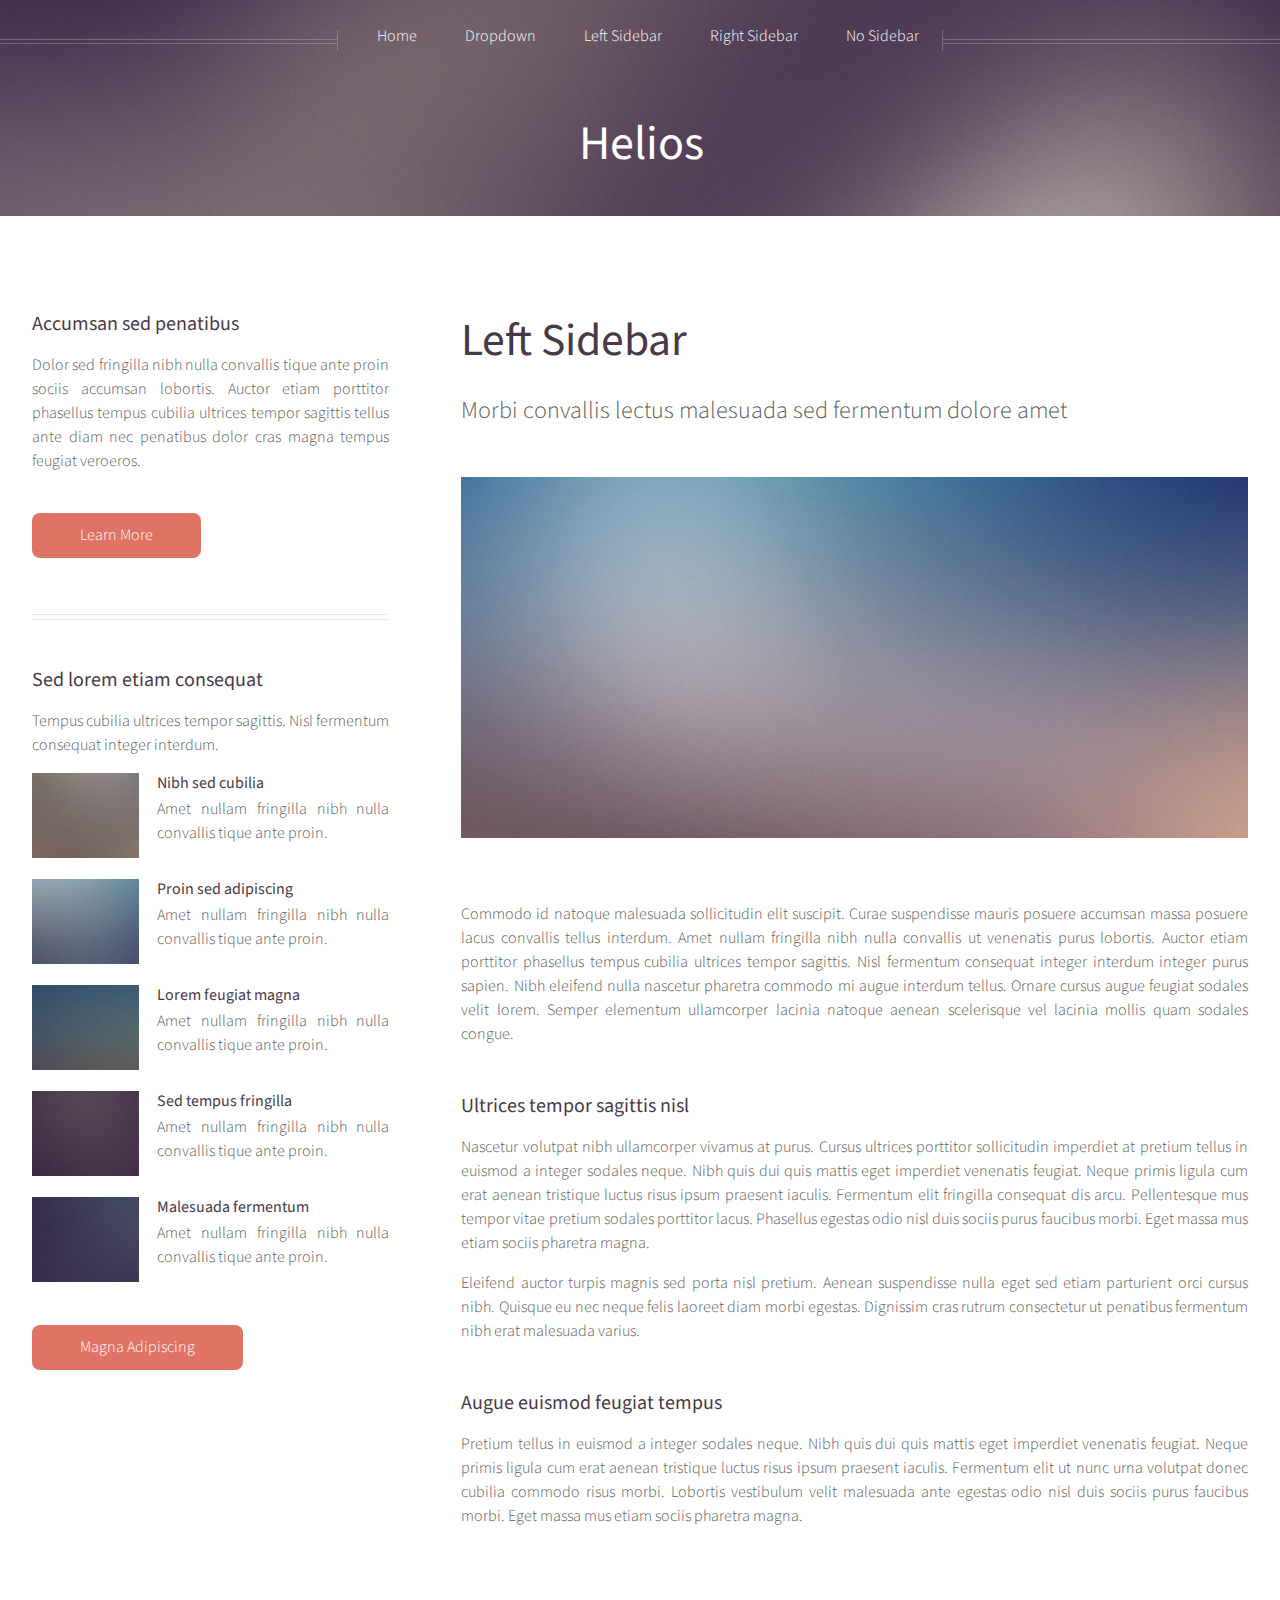
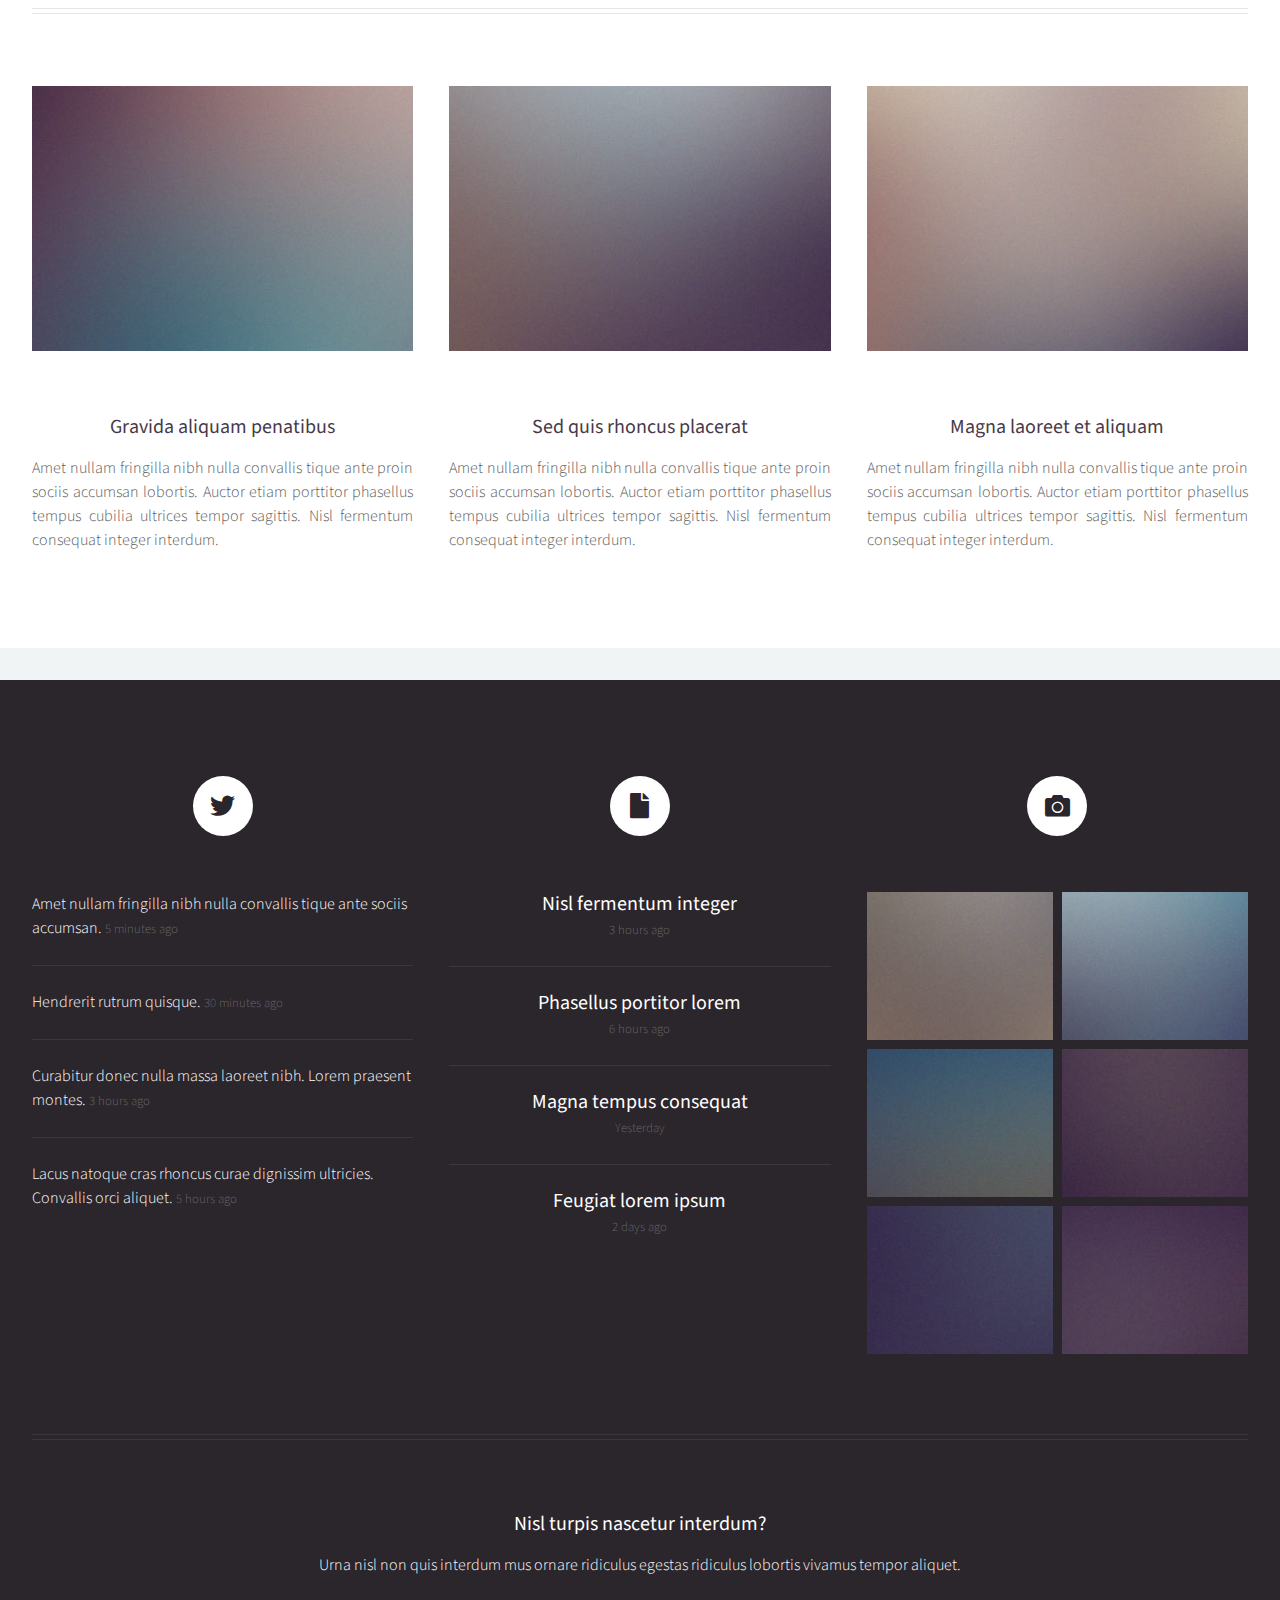
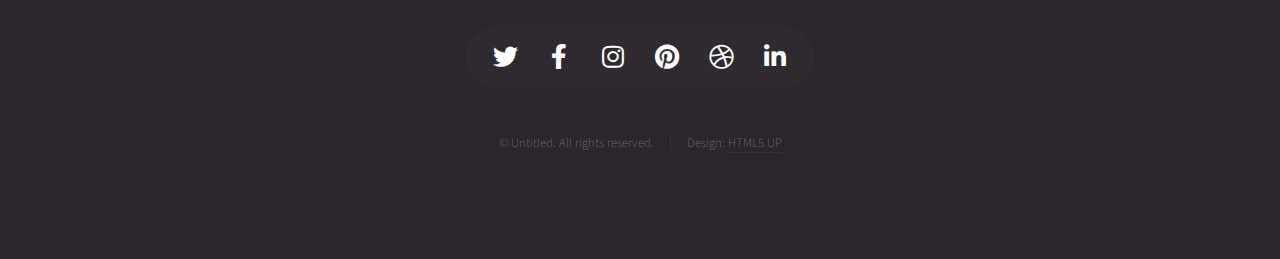
<file: left-sidebar.html>
<!DOCTYPE HTML>
<!--
	Helios by HTML5 UP
	html5up.net | @ajlkn
	Free for personal and commercial use under the CCA 3.0 license (html5up.net/license)
-->
<html>
	<head>
		<title>Left Sidebar - Helios by HTML5 UP</title>
		<meta charset="utf-8" />
		<meta name="viewport" content="width=device-width, initial-scale=1, user-scalable=no" />
		<link rel="stylesheet" href="assets/css/main.css" />
		<noscript><link rel="stylesheet" href="assets/css/noscript.css" /></noscript>
	</head>
	<body class="left-sidebar is-preload">
		<div id="page-wrapper">

			<!-- Header -->
				<div id="header">

					<!-- Inner -->
						<div class="inner">
							<header>
								<h1><a href="index.html" id="logo">Helios</a></h1>
							</header>
						</div>

					<!-- Nav -->
						<nav id="nav">
							<ul>
								<li><a href="index.html">Home</a></li>
								<li>
									<a href="#">Dropdown</a>
									<ul>
										<li><a href="#">Lorem ipsum dolor</a></li>
										<li><a href="#">Magna phasellus</a></li>
										<li><a href="#">Etiam dolore nisl</a></li>
										<li>
											<a href="#">And a submenu &hellip;</a>
											<ul>
												<li><a href="#">Lorem ipsum dolor</a></li>
												<li><a href="#">Phasellus consequat</a></li>
												<li><a href="#">Magna phasellus</a></li>
												<li><a href="#">Etiam dolore nisl</a></li>
											</ul>
										</li>
										<li><a href="#">Veroeros feugiat</a></li>
									</ul>
								</li>
								<li><a href="left-sidebar.html">Left Sidebar</a></li>
								<li><a href="right-sidebar.html">Right Sidebar</a></li>
								<li><a href="no-sidebar.html">No Sidebar</a></li>
							</ul>
						</nav>

				</div>

			<!-- Main -->
				<div class="wrapper style1">

					<div class="container">
						<div class="row gtr-200">
							<div class="col-4 col-12-mobile" id="sidebar">
								<hr class="first" />
								<section>
									<header>
										<h3><a href="#">Accumsan sed penatibus</a></h3>
									</header>
									<p>
										Dolor sed fringilla nibh nulla convallis tique ante proin sociis accumsan lobortis. Auctor etiam
										porttitor phasellus tempus cubilia ultrices tempor sagittis  tellus ante diam nec penatibus dolor cras
										magna tempus feugiat veroeros.
									</p>
									<footer>
										<a href="#" class="button">Learn More</a>
									</footer>
								</section>
								<hr />
								<section>
									<header>
										<h3><a href="#">Sed lorem etiam consequat</a></h3>
									</header>
									<p>
										Tempus cubilia ultrices tempor sagittis. Nisl fermentum consequat integer interdum.
									</p>
									<div class="row gtr-50">
										<div class="col-4">
											<a href="#" class="image fit"><img src="images/pic10.jpg" alt="" /></a>
										</div>
										<div class="col-8">
											<h4>Nibh sed cubilia</h4>
											<p>
												Amet nullam fringilla nibh nulla convallis tique ante proin.
											</p>
										</div>
										<div class="col-4">
											<a href="#" class="image fit"><img src="images/pic11.jpg" alt="" /></a>
										</div>
										<div class="col-8">
											<h4>Proin sed adipiscing</h4>
											<p>
												Amet nullam fringilla nibh nulla convallis tique ante proin.
											</p>
										</div>
										<div class="col-4">
											<a href="#" class="image fit"><img src="images/pic12.jpg" alt="" /></a>
										</div>
										<div class="col-8">
											<h4>Lorem feugiat magna</h4>
											<p>
												Amet nullam fringilla nibh nulla convallis tique ante proin.
											</p>
										</div>
										<div class="col-4">
											<a href="#" class="image fit"><img src="images/pic13.jpg" alt="" /></a>
										</div>
										<div class="col-8">
											<h4>Sed tempus fringilla</h4>
											<p>
												Amet nullam fringilla nibh nulla convallis tique ante proin.
											</p>
										</div>
										<div class="col-4">
											<a href="#" class="image fit"><img src="images/pic14.jpg" alt="" /></a>
										</div>
										<div class="col-8">
											<h4>Malesuada fermentum</h4>
											<p>
												Amet nullam fringilla nibh nulla convallis tique ante proin.
											</p>
										</div>
									</div>
									<footer>
										<a href="#" class="button">Magna Adipiscing</a>
									</footer>
								</section>
							</div>
							<div class="col-8 col-12-mobile imp-mobile" id="content">
								<article id="main">
									<header>
										<h2><a href="#">Left Sidebar</a></h2>
										<p>
											Morbi convallis lectus malesuada sed fermentum dolore amet
										</p>
									</header>
									<a href="#" class="image featured"><img src="images/pic06.jpg" alt="" /></a>
									<p>
										Commodo id natoque malesuada sollicitudin elit suscipit. Curae suspendisse mauris posuere accumsan massa
										posuere lacus convallis tellus interdum. Amet nullam fringilla nibh nulla convallis ut venenatis purus
										lobortis. Auctor etiam porttitor phasellus tempus cubilia ultrices tempor sagittis. Nisl fermentum
										consequat integer interdum integer purus sapien. Nibh eleifend nulla nascetur pharetra commodo mi augue
										interdum tellus. Ornare cursus augue feugiat sodales velit lorem. Semper elementum ullamcorper lacinia
										natoque aenean scelerisque vel lacinia mollis quam sodales congue.
									</p>
									<section>
										<header>
											<h3>Ultrices tempor sagittis nisl</h3>
										</header>
										<p>
											Nascetur volutpat nibh ullamcorper vivamus at purus. Cursus ultrices porttitor sollicitudin imperdiet
											at pretium tellus in euismod a integer sodales neque. Nibh quis dui quis mattis eget imperdiet venenatis
											feugiat. Neque primis ligula cum erat aenean tristique luctus risus ipsum praesent iaculis. Fermentum elit
											fringilla consequat dis arcu. Pellentesque mus tempor vitae pretium sodales porttitor lacus. Phasellus
											egestas odio nisl duis sociis purus faucibus morbi. Eget massa mus etiam sociis pharetra magna.
										</p>
										<p>
											Eleifend auctor turpis magnis sed porta nisl pretium. Aenean suspendisse nulla eget sed etiam parturient
											orci cursus nibh. Quisque eu nec neque felis laoreet diam morbi egestas. Dignissim cras rutrum consectetur
											ut penatibus fermentum nibh erat malesuada varius.
										</p>
									</section>
									<section>
										<header>
											<h3>Augue euismod feugiat tempus</h3>
										</header>
										<p>
											Pretium tellus in euismod a integer sodales neque. Nibh quis dui quis mattis eget imperdiet venenatis
											feugiat. Neque primis ligula cum erat aenean tristique luctus risus ipsum praesent iaculis. Fermentum elit
											ut nunc urna volutpat donec cubilia commodo risus morbi. Lobortis vestibulum velit malesuada ante
											egestas odio nisl duis sociis purus faucibus morbi. Eget massa mus etiam sociis pharetra magna.
										</p>
									</section>
								</article>
							</div>
						</div>
						<hr />
						<div class="row">
							<article class="col-4 col-12-mobile special">
								<a href="#" class="image featured"><img src="images/pic07.jpg" alt="" /></a>
								<header>
									<h3><a href="#">Gravida aliquam penatibus</a></h3>
								</header>
								<p>
									Amet nullam fringilla nibh nulla convallis tique ante proin sociis accumsan lobortis. Auctor etiam
									porttitor phasellus tempus cubilia ultrices tempor sagittis. Nisl fermentum consequat integer interdum.
								</p>
							</article>
							<article class="col-4 col-12-mobile special">
								<a href="#" class="image featured"><img src="images/pic08.jpg" alt="" /></a>
								<header>
									<h3><a href="#">Sed quis rhoncus placerat</a></h3>
								</header>
								<p>
									Amet nullam fringilla nibh nulla convallis tique ante proin sociis accumsan lobortis. Auctor etiam
									porttitor phasellus tempus cubilia ultrices tempor sagittis. Nisl fermentum consequat integer interdum.
								</p>
							</article>
							<article class="col-4 col-12-mobile special">
								<a href="#" class="image featured"><img src="images/pic09.jpg" alt="" /></a>
								<header>
									<h3><a href="#">Magna laoreet et aliquam</a></h3>
								</header>
								<p>
									Amet nullam fringilla nibh nulla convallis tique ante proin sociis accumsan lobortis. Auctor etiam
									porttitor phasellus tempus cubilia ultrices tempor sagittis. Nisl fermentum consequat integer interdum.
								</p>
							</article>
						</div>
					</div>

				</div>

			<!-- Footer -->
				<div id="footer">
					<div class="container">
						<div class="row">

							<!-- Tweets -->
								<section class="col-4 col-12-mobile">
									<header>
										<h2 class="icon brands fa-twitter circled"><span class="label">Tweets</span></h2>
									</header>
									<ul class="divided">
										<li>
											<article class="tweet">
												Amet nullam fringilla nibh nulla convallis tique ante sociis accumsan.
												<span class="timestamp">5 minutes ago</span>
											</article>
										</li>
										<li>
											<article class="tweet">
												Hendrerit rutrum quisque.
												<span class="timestamp">30 minutes ago</span>
											</article>
										</li>
										<li>
											<article class="tweet">
												Curabitur donec nulla massa laoreet nibh. Lorem praesent montes.
												<span class="timestamp">3 hours ago</span>
											</article>
										</li>
										<li>
											<article class="tweet">
												Lacus natoque cras rhoncus curae dignissim ultricies. Convallis orci aliquet.
												<span class="timestamp">5 hours ago</span>
											</article>
										</li>
									</ul>
								</section>

							<!-- Posts -->
								<section class="col-4 col-12-mobile">
									<header>
										<h2 class="icon solid fa-file circled"><span class="label">Posts</span></h2>
									</header>
									<ul class="divided">
										<li>
											<article class="post stub">
												<header>
													<h3><a href="#">Nisl fermentum integer</a></h3>
												</header>
												<span class="timestamp">3 hours ago</span>
											</article>
										</li>
										<li>
											<article class="post stub">
												<header>
													<h3><a href="#">Phasellus portitor lorem</a></h3>
												</header>
												<span class="timestamp">6 hours ago</span>
											</article>
										</li>
										<li>
											<article class="post stub">
												<header>
													<h3><a href="#">Magna tempus consequat</a></h3>
												</header>
												<span class="timestamp">Yesterday</span>
											</article>
										</li>
										<li>
											<article class="post stub">
												<header>
													<h3><a href="#">Feugiat lorem ipsum</a></h3>
												</header>
												<span class="timestamp">2 days ago</span>
											</article>
										</li>
									</ul>
								</section>

							<!-- Photos -->
								<section class="col-4 col-12-mobile">
									<header>
										<h2 class="icon solid fa-camera circled"><span class="label">Photos</span></h2>
									</header>
									<div class="row gtr-25">
										<div class="col-6">
											<a href="#" class="image fit"><img src="images/pic10.jpg" alt="" /></a>
										</div>
										<div class="col-6">
											<a href="#" class="image fit"><img src="images/pic11.jpg" alt="" /></a>
										</div>
										<div class="col-6">
											<a href="#" class="image fit"><img src="images/pic12.jpg" alt="" /></a>
										</div>
										<div class="col-6">
											<a href="#" class="image fit"><img src="images/pic13.jpg" alt="" /></a>
										</div>
										<div class="col-6">
											<a href="#" class="image fit"><img src="images/pic14.jpg" alt="" /></a>
										</div>
										<div class="col-6">
											<a href="#" class="image fit"><img src="images/pic15.jpg" alt="" /></a>
										</div>
									</div>
								</section>

						</div>
						<hr />
						<div class="row">
							<div class="col-12">

								<!-- Contact -->
									<section class="contact">
										<header>
											<h3>Nisl turpis nascetur interdum?</h3>
										</header>
										<p>Urna nisl non quis interdum mus ornare ridiculus egestas ridiculus lobortis vivamus tempor aliquet.</p>
										<ul class="icons">
											<li><a href="#" class="icon brands fa-twitter"><span class="label">Twitter</span></a></li>
											<li><a href="#" class="icon brands fa-facebook-f"><span class="label">Facebook</span></a></li>
											<li><a href="#" class="icon brands fa-instagram"><span class="label">Instagram</span></a></li>
											<li><a href="#" class="icon brands fa-pinterest"><span class="label">Pinterest</span></a></li>
											<li><a href="#" class="icon brands fa-dribbble"><span class="label">Dribbble</span></a></li>
											<li><a href="#" class="icon brands fa-linkedin-in"><span class="label">Linkedin</span></a></li>
										</ul>
									</section>

								<!-- Copyright -->
									<div class="copyright">
										<ul class="menu">
											<li>&copy; Untitled. All rights reserved.</li><li>Design: <a href="http://html5up.net">HTML5 UP</a></li>
										</ul>
									</div>

							</div>

						</div>
					</div>
				</div>

		</div>

		<!-- Scripts -->
			<script src="assets/js/jquery.min.js"></script>
			<script src="assets/js/jquery.dropotron.min.js"></script>
			<script src="assets/js/jquery.scrolly.min.js"></script>
			<script src="assets/js/jquery.scrollex.min.js"></script>
			<script src="assets/js/browser.min.js"></script>
			<script src="assets/js/breakpoints.min.js"></script>
			<script src="assets/js/util.js"></script>
			<script src="assets/js/main.js"></script>

	</body>
</html>
</file>
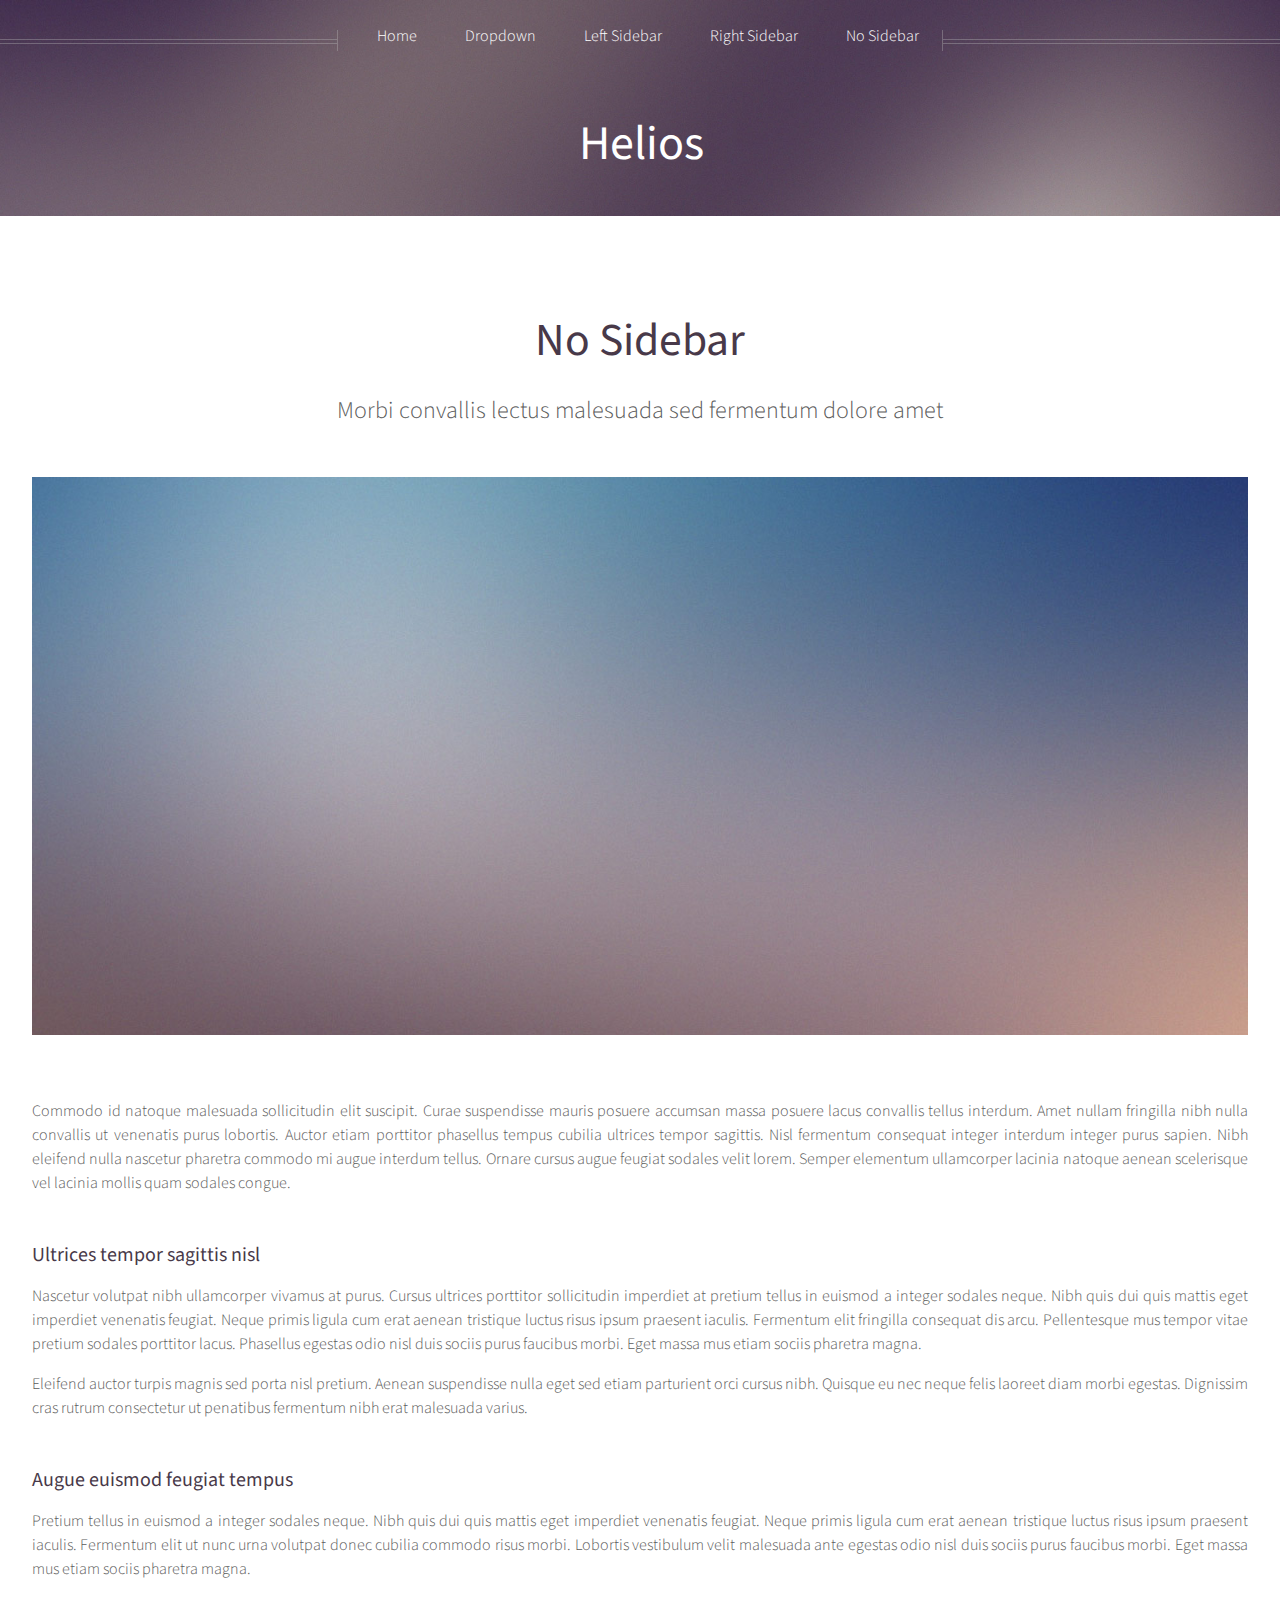
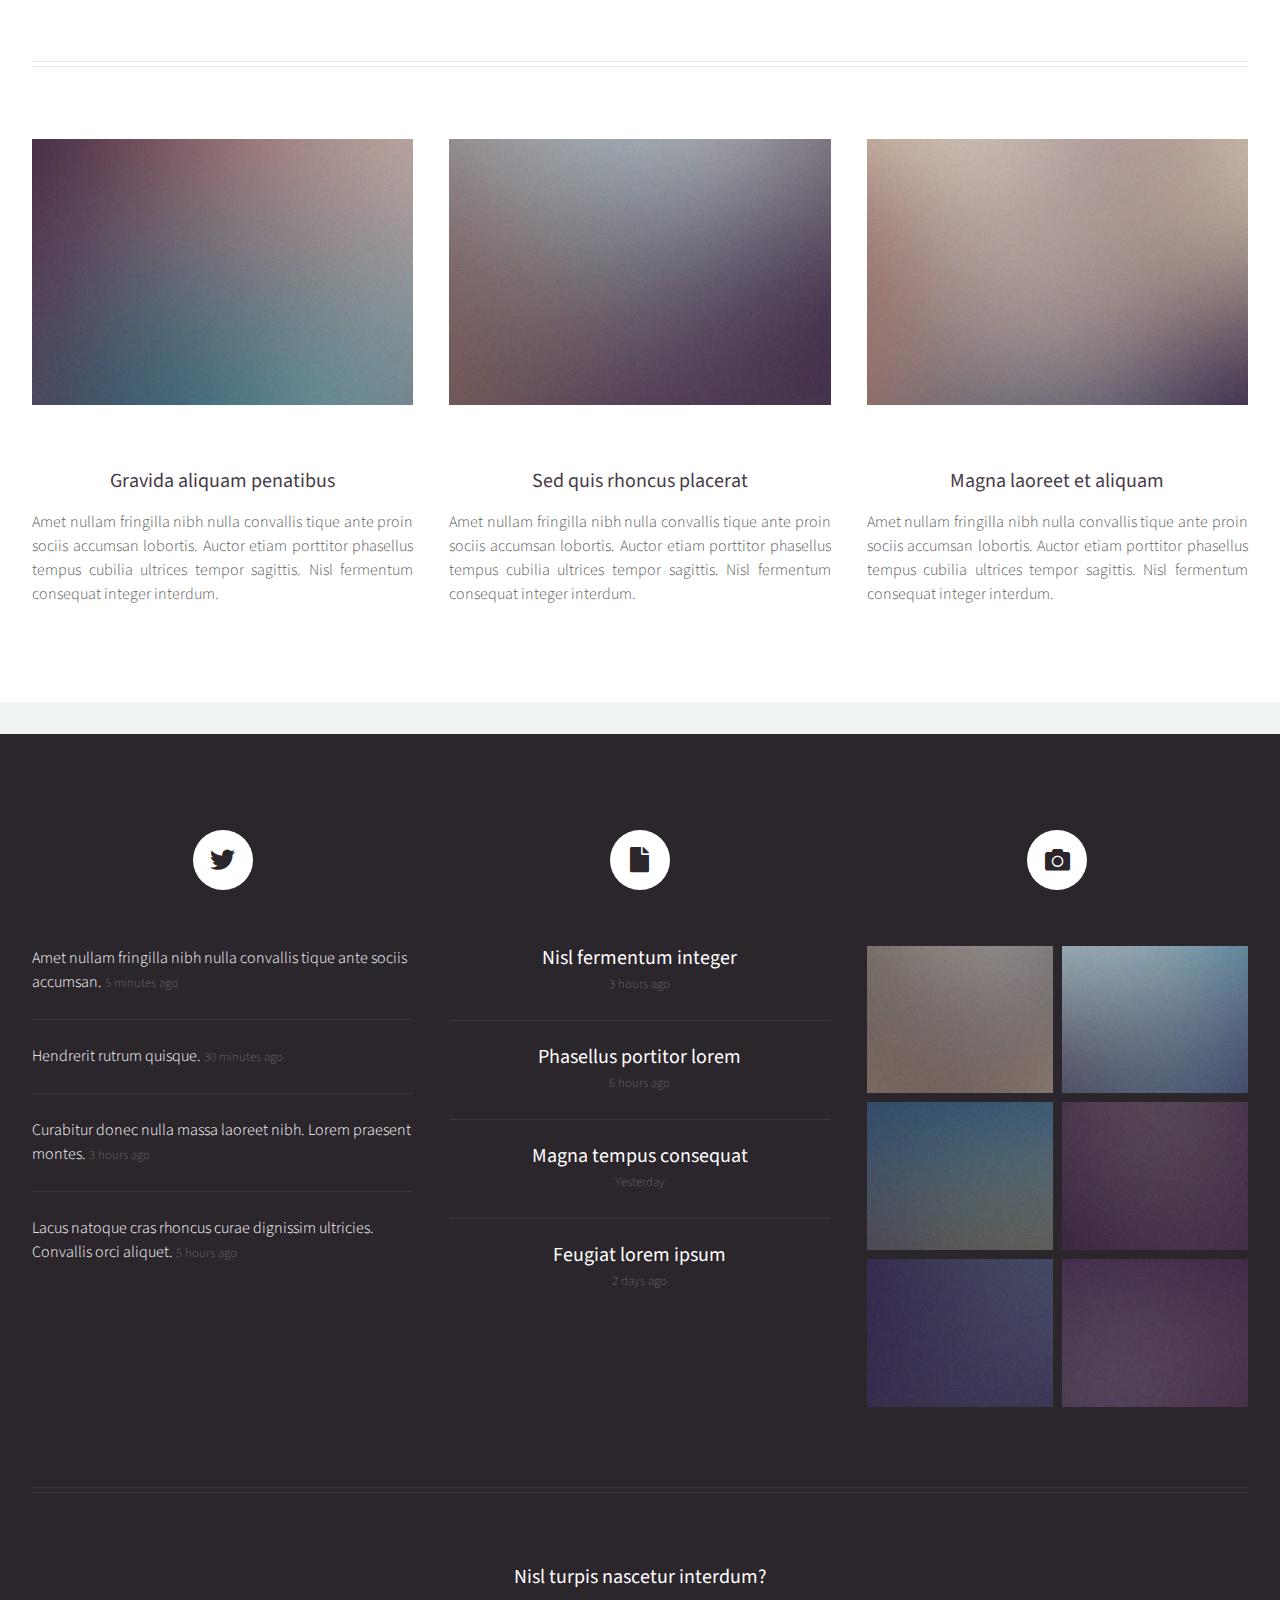
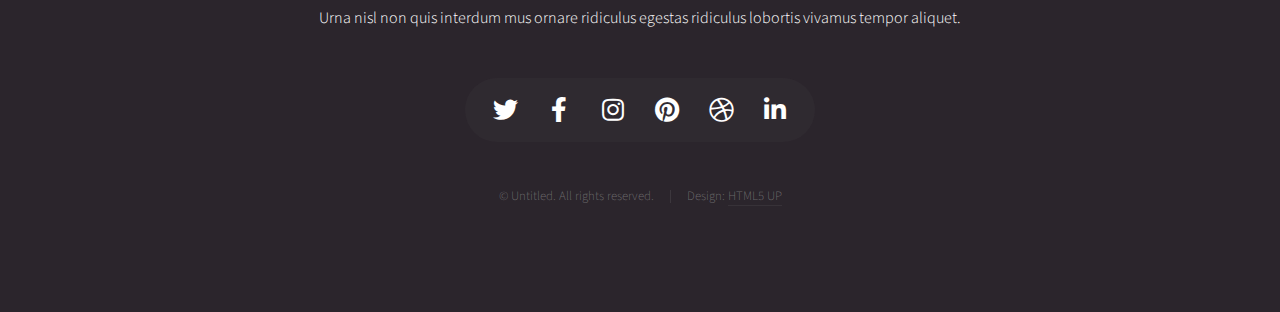
<file: no-sidebar.html>
<!DOCTYPE HTML>
<!--
	Helios by HTML5 UP
	html5up.net | @ajlkn
	Free for personal and commercial use under the CCA 3.0 license (html5up.net/license)
-->
<html>
	<head>
		<title>No Sidebar - Helios by HTML5 UP</title>
		<meta charset="utf-8" />
		<meta name="viewport" content="width=device-width, initial-scale=1, user-scalable=no" />
		<link rel="stylesheet" href="assets/css/main.css" />
		<noscript><link rel="stylesheet" href="assets/css/noscript.css" /></noscript>
	</head>
	<body class="no-sidebar is-preload">
		<div id="page-wrapper">

			<!-- Header -->
				<div id="header">

					<!-- Inner -->
						<div class="inner">
							<header>
								<h1><a href="index.html" id="logo">Helios</a></h1>
							</header>
						</div>

					<!-- Nav -->
						<nav id="nav">
							<ul>
								<li><a href="index.html">Home</a></li>
								<li>
									<a href="#">Dropdown</a>
									<ul>
										<li><a href="#">Lorem ipsum dolor</a></li>
										<li><a href="#">Magna phasellus</a></li>
										<li><a href="#">Etiam dolore nisl</a></li>
										<li>
											<a href="#">And a submenu &hellip;</a>
											<ul>
												<li><a href="#">Lorem ipsum dolor</a></li>
												<li><a href="#">Phasellus consequat</a></li>
												<li><a href="#">Magna phasellus</a></li>
												<li><a href="#">Etiam dolore nisl</a></li>
											</ul>
										</li>
										<li><a href="#">Veroeros feugiat</a></li>
									</ul>
								</li>
								<li><a href="left-sidebar.html">Left Sidebar</a></li>
								<li><a href="right-sidebar.html">Right Sidebar</a></li>
								<li><a href="no-sidebar.html">No Sidebar</a></li>
							</ul>
						</nav>

				</div>

			<!-- Main -->
				<div class="wrapper style1">

					<div class="container">
						<article id="main" class="special">
							<header>
								<h2><a href="#">No Sidebar</a></h2>
								<p>
									Morbi convallis lectus malesuada sed fermentum dolore amet
								</p>
							</header>
							<a href="#" class="image featured"><img src="images/pic06.jpg" alt="" /></a>
							<p>
								Commodo id natoque malesuada sollicitudin elit suscipit. Curae suspendisse mauris posuere accumsan massa
								posuere lacus convallis tellus interdum. Amet nullam fringilla nibh nulla convallis ut venenatis purus
								lobortis. Auctor etiam porttitor phasellus tempus cubilia ultrices tempor sagittis. Nisl fermentum
								consequat integer interdum integer purus sapien. Nibh eleifend nulla nascetur pharetra commodo mi augue
								interdum tellus. Ornare cursus augue feugiat sodales velit lorem. Semper elementum ullamcorper lacinia
								natoque aenean scelerisque vel lacinia mollis quam sodales congue.
							</p>
							<section>
								<header>
									<h3>Ultrices tempor sagittis nisl</h3>
								</header>
								<p>
									Nascetur volutpat nibh ullamcorper vivamus at purus. Cursus ultrices porttitor sollicitudin imperdiet
									at pretium tellus in euismod a integer sodales neque. Nibh quis dui quis mattis eget imperdiet venenatis
									feugiat. Neque primis ligula cum erat aenean tristique luctus risus ipsum praesent iaculis. Fermentum elit
									fringilla consequat dis arcu. Pellentesque mus tempor vitae pretium sodales porttitor lacus. Phasellus
									egestas odio nisl duis sociis purus faucibus morbi. Eget massa mus etiam sociis pharetra magna.
								</p>
								<p>
									Eleifend auctor turpis magnis sed porta nisl pretium. Aenean suspendisse nulla eget sed etiam parturient
									orci cursus nibh. Quisque eu nec neque felis laoreet diam morbi egestas. Dignissim cras rutrum consectetur
									ut penatibus fermentum nibh erat malesuada varius.
								</p>
							</section>
							<section>
								<header>
									<h3>Augue euismod feugiat tempus</h3>
								</header>
								<p>
									Pretium tellus in euismod a integer sodales neque. Nibh quis dui quis mattis eget imperdiet venenatis
									feugiat. Neque primis ligula cum erat aenean tristique luctus risus ipsum praesent iaculis. Fermentum elit
									ut nunc urna volutpat donec cubilia commodo risus morbi. Lobortis vestibulum velit malesuada ante
									egestas odio nisl duis sociis purus faucibus morbi. Eget massa mus etiam sociis pharetra magna.
								</p>
							</section>
						</article>
						<hr />
						<div class="row">
							<article class="col-4 col-12-mobile special">
								<a href="#" class="image featured"><img src="images/pic07.jpg" alt="" /></a>
								<header>
									<h3><a href="#">Gravida aliquam penatibus</a></h3>
								</header>
								<p>
									Amet nullam fringilla nibh nulla convallis tique ante proin sociis accumsan lobortis. Auctor etiam
									porttitor phasellus tempus cubilia ultrices tempor sagittis. Nisl fermentum consequat integer interdum.
								</p>
							</article>
							<article class="col-4 col-12-mobile special">
								<a href="#" class="image featured"><img src="images/pic08.jpg" alt="" /></a>
								<header>
									<h3><a href="#">Sed quis rhoncus placerat</a></h3>
								</header>
								<p>
									Amet nullam fringilla nibh nulla convallis tique ante proin sociis accumsan lobortis. Auctor etiam
									porttitor phasellus tempus cubilia ultrices tempor sagittis. Nisl fermentum consequat integer interdum.
								</p>
							</article>
							<article class="col-4 col-12-mobile special">
								<a href="#" class="image featured"><img src="images/pic09.jpg" alt="" /></a>
								<header>
									<h3><a href="#">Magna laoreet et aliquam</a></h3>
								</header>
								<p>
									Amet nullam fringilla nibh nulla convallis tique ante proin sociis accumsan lobortis. Auctor etiam
									porttitor phasellus tempus cubilia ultrices tempor sagittis. Nisl fermentum consequat integer interdum.
								</p>
							</article>
						</div>
					</div>

				</div>

			<!-- Footer -->
				<div id="footer">
					<div class="container">
						<div class="row">

							<!-- Tweets -->
								<section class="col-4 col-12-mobile">
									<header>
										<h2 class="icon brands fa-twitter circled"><span class="label">Tweets</span></h2>
									</header>
									<ul class="divided">
										<li>
											<article class="tweet">
												Amet nullam fringilla nibh nulla convallis tique ante sociis accumsan.
												<span class="timestamp">5 minutes ago</span>
											</article>
										</li>
										<li>
											<article class="tweet">
												Hendrerit rutrum quisque.
												<span class="timestamp">30 minutes ago</span>
											</article>
										</li>
										<li>
											<article class="tweet">
												Curabitur donec nulla massa laoreet nibh. Lorem praesent montes.
												<span class="timestamp">3 hours ago</span>
											</article>
										</li>
										<li>
											<article class="tweet">
												Lacus natoque cras rhoncus curae dignissim ultricies. Convallis orci aliquet.
												<span class="timestamp">5 hours ago</span>
											</article>
										</li>
									</ul>
								</section>

							<!-- Posts -->
								<section class="col-4 col-12-mobile">
									<header>
										<h2 class="icon solid fa-file circled"><span class="label">Posts</span></h2>
									</header>
									<ul class="divided">
										<li>
											<article class="post stub">
												<header>
													<h3><a href="#">Nisl fermentum integer</a></h3>
												</header>
												<span class="timestamp">3 hours ago</span>
											</article>
										</li>
										<li>
											<article class="post stub">
												<header>
													<h3><a href="#">Phasellus portitor lorem</a></h3>
												</header>
												<span class="timestamp">6 hours ago</span>
											</article>
										</li>
										<li>
											<article class="post stub">
												<header>
													<h3><a href="#">Magna tempus consequat</a></h3>
												</header>
												<span class="timestamp">Yesterday</span>
											</article>
										</li>
										<li>
											<article class="post stub">
												<header>
													<h3><a href="#">Feugiat lorem ipsum</a></h3>
												</header>
												<span class="timestamp">2 days ago</span>
											</article>
										</li>
									</ul>
								</section>

							<!-- Photos -->
								<section class="col-4 col-12-mobile">
									<header>
										<h2 class="icon solid fa-camera circled"><span class="label">Photos</span></h2>
									</header>
									<div class="row gtr-25">
										<div class="col-6">
											<a href="#" class="image fit"><img src="images/pic10.jpg" alt="" /></a>
										</div>
										<div class="col-6">
											<a href="#" class="image fit"><img src="images/pic11.jpg" alt="" /></a>
										</div>
										<div class="col-6">
											<a href="#" class="image fit"><img src="images/pic12.jpg" alt="" /></a>
										</div>
										<div class="col-6">
											<a href="#" class="image fit"><img src="images/pic13.jpg" alt="" /></a>
										</div>
										<div class="col-6">
											<a href="#" class="image fit"><img src="images/pic14.jpg" alt="" /></a>
										</div>
										<div class="col-6">
											<a href="#" class="image fit"><img src="images/pic15.jpg" alt="" /></a>
										</div>
									</div>
								</section>

						</div>
						<hr />
						<div class="row">
							<div class="col-12">

								<!-- Contact -->
									<section class="contact">
										<header>
											<h3>Nisl turpis nascetur interdum?</h3>
										</header>
										<p>Urna nisl non quis interdum mus ornare ridiculus egestas ridiculus lobortis vivamus tempor aliquet.</p>
										<ul class="icons">
											<li><a href="#" class="icon brands fa-twitter"><span class="label">Twitter</span></a></li>
											<li><a href="#" class="icon brands fa-facebook-f"><span class="label">Facebook</span></a></li>
											<li><a href="#" class="icon brands fa-instagram"><span class="label">Instagram</span></a></li>
											<li><a href="#" class="icon brands fa-pinterest"><span class="label">Pinterest</span></a></li>
											<li><a href="#" class="icon brands fa-dribbble"><span class="label">Dribbble</span></a></li>
											<li><a href="#" class="icon brands fa-linkedin-in"><span class="label">Linkedin</span></a></li>
										</ul>
									</section>

								<!-- Copyright -->
									<div class="copyright">
										<ul class="menu">
											<li>&copy; Untitled. All rights reserved.</li><li>Design: <a href="http://html5up.net">HTML5 UP</a></li>
										</ul>
									</div>

							</div>

						</div>
					</div>
				</div>

		</div>

		<!-- Scripts -->
			<script src="assets/js/jquery.min.js"></script>
			<script src="assets/js/jquery.dropotron.min.js"></script>
			<script src="assets/js/jquery.scrolly.min.js"></script>
			<script src="assets/js/jquery.scrollex.min.js"></script>
			<script src="assets/js/browser.min.js"></script>
			<script src="assets/js/breakpoints.min.js"></script>
			<script src="assets/js/util.js"></script>
			<script src="assets/js/main.js"></script>

	</body>
</html>
</file>
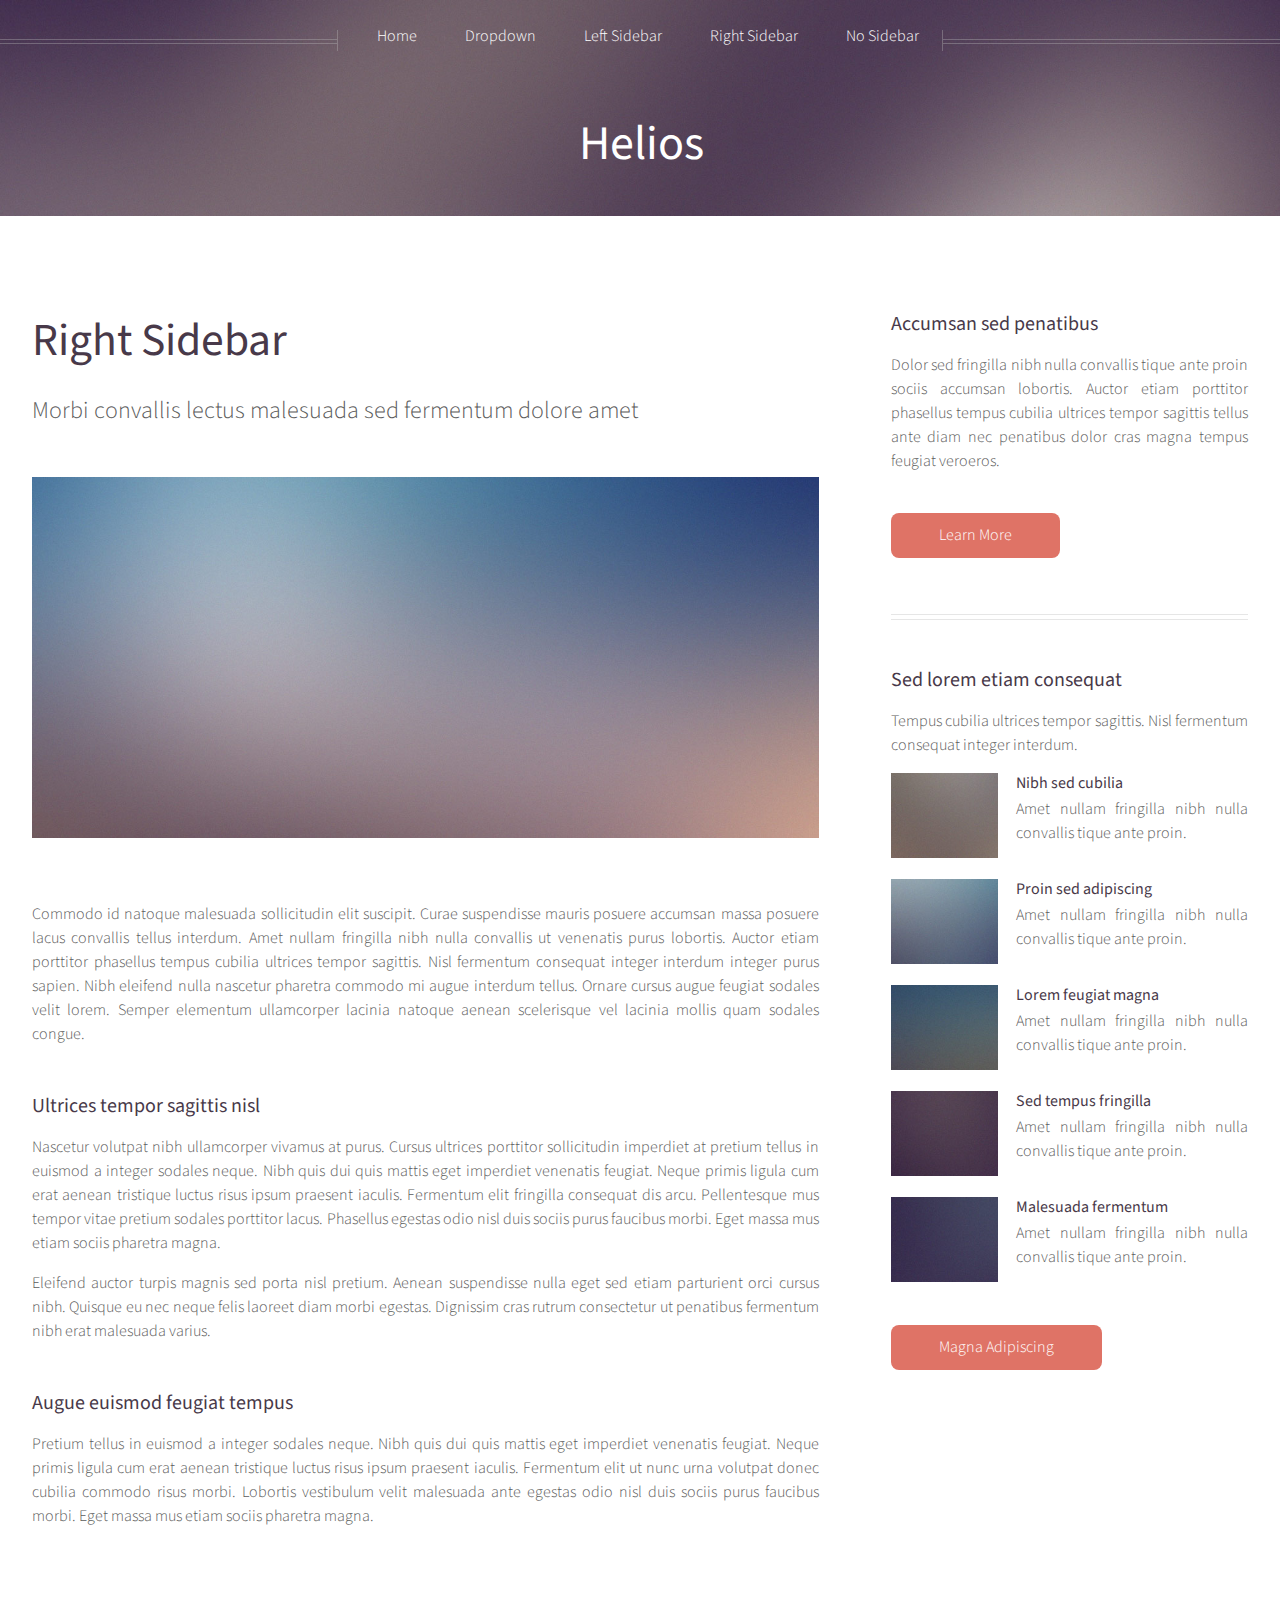
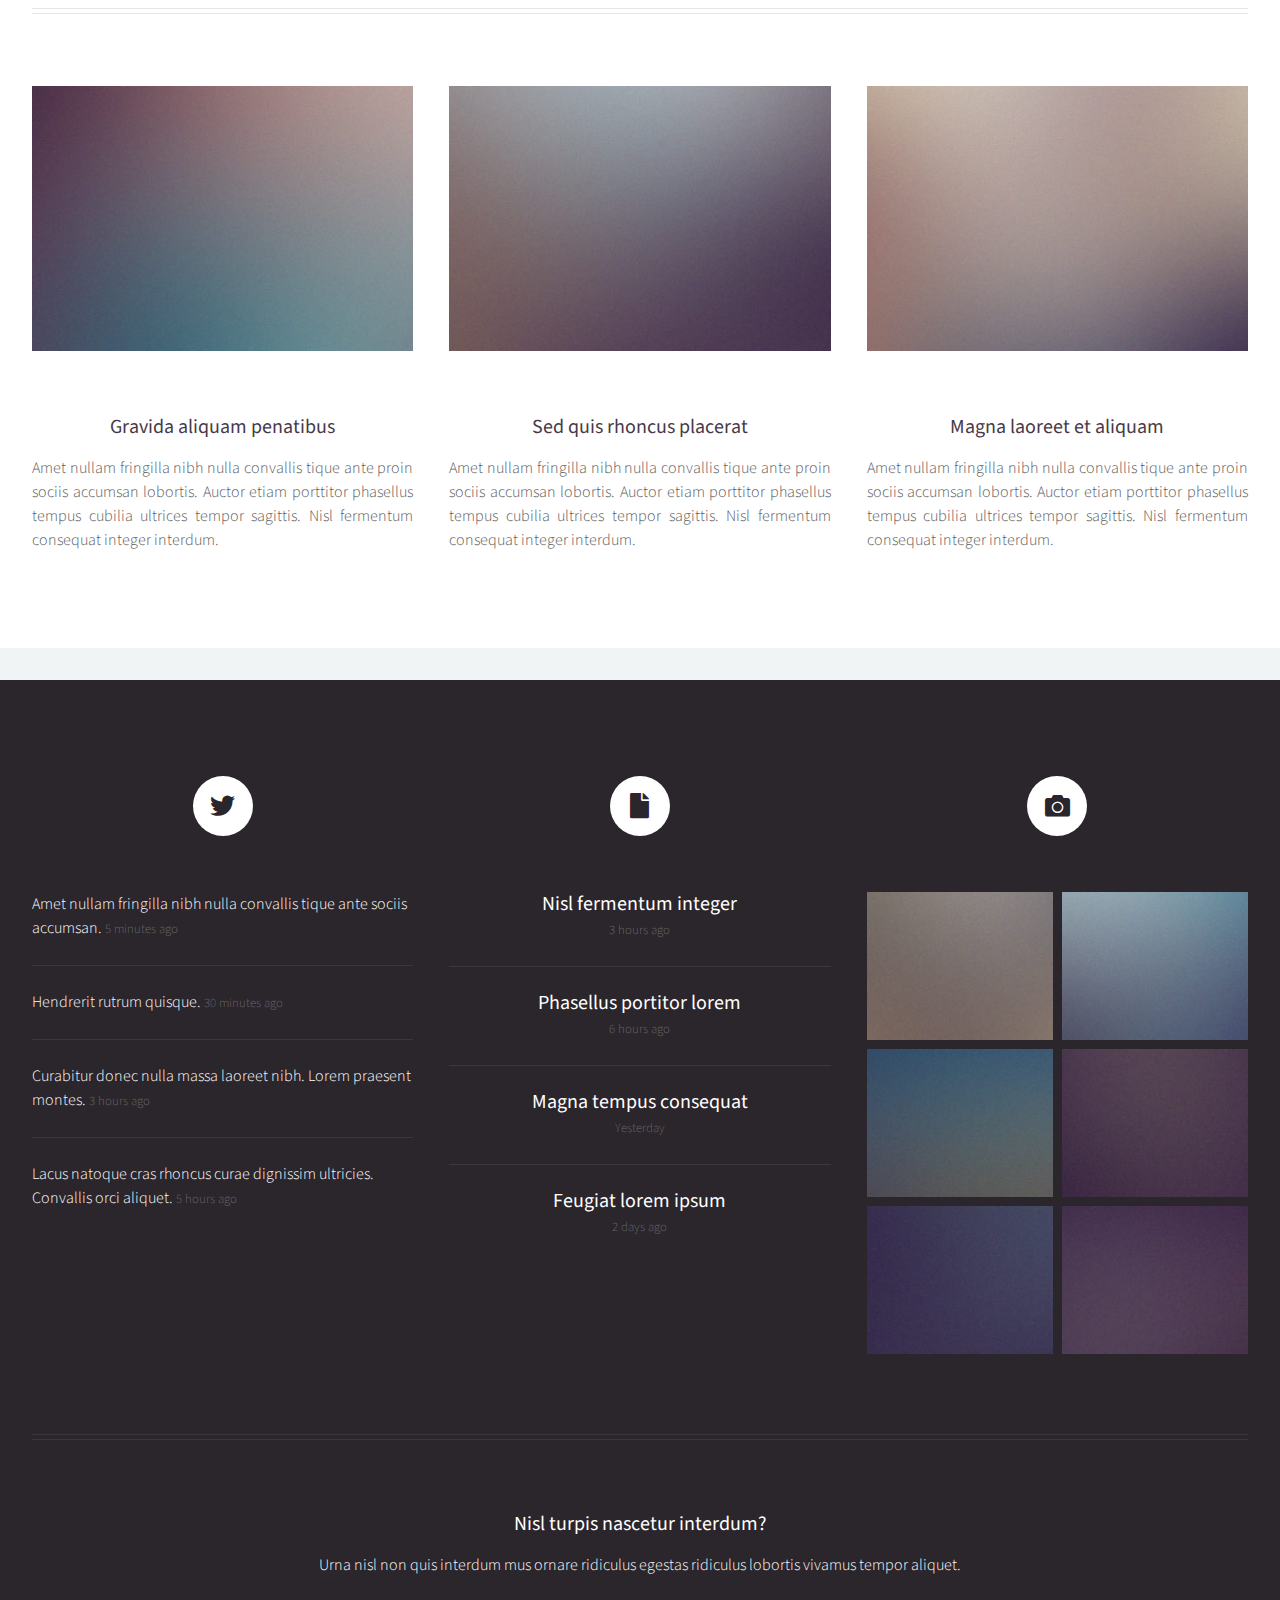
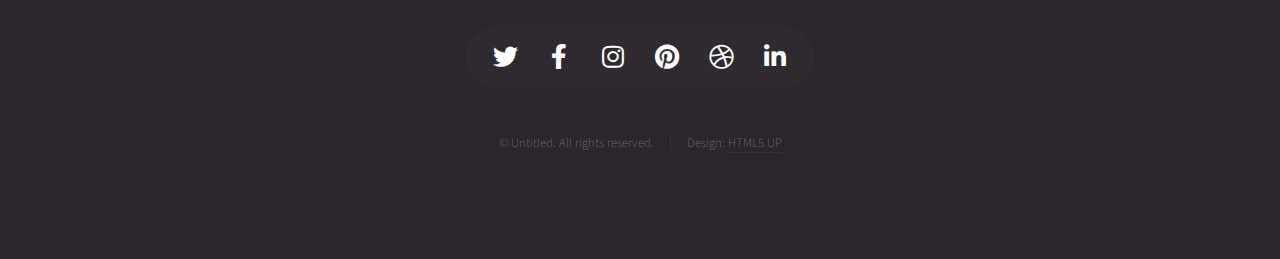
<file: right-sidebar.html>
<!DOCTYPE HTML>
<!--
	Helios by HTML5 UP
	html5up.net | @ajlkn
	Free for personal and commercial use under the CCA 3.0 license (html5up.net/license)
-->
<html>
	<head>
		<title>Right Sidebar - Helios by HTML5 UP</title>
		<meta charset="utf-8" />
		<meta name="viewport" content="width=device-width, initial-scale=1, user-scalable=no" />
		<link rel="stylesheet" href="assets/css/main.css" />
		<noscript><link rel="stylesheet" href="assets/css/noscript.css" /></noscript>
	</head>
	<body class="right-sidebar is-preload">
		<div id="page-wrapper">

			<!-- Header -->
				<div id="header">

					<!-- Inner -->
						<div class="inner">
							<header>
								<h1><a href="index.html" id="logo">Helios</a></h1>
							</header>
						</div>

					<!-- Nav -->
						<nav id="nav">
							<ul>
								<li><a href="index.html">Home</a></li>
								<li>
									<a href="#">Dropdown</a>
									<ul>
										<li><a href="#">Lorem ipsum dolor</a></li>
										<li><a href="#">Magna phasellus</a></li>
										<li><a href="#">Etiam dolore nisl</a></li>
										<li>
											<a href="#">And a submenu &hellip;</a>
											<ul>
												<li><a href="#">Lorem ipsum dolor</a></li>
												<li><a href="#">Phasellus consequat</a></li>
												<li><a href="#">Magna phasellus</a></li>
												<li><a href="#">Etiam dolore nisl</a></li>
											</ul>
										</li>
										<li><a href="#">Veroeros feugiat</a></li>
									</ul>
								</li>
								<li><a href="left-sidebar.html">Left Sidebar</a></li>
								<li><a href="right-sidebar.html">Right Sidebar</a></li>
								<li><a href="no-sidebar.html">No Sidebar</a></li>
							</ul>
						</nav>

				</div>

			<!-- Main -->
				<div class="wrapper style1">

					<div class="container">
						<div class="row gtr-200">
							<div class="col-8 col-12-mobile" id="content">
								<article id="main">
									<header>
										<h2><a href="#">Right Sidebar</a></h2>
										<p>
											Morbi convallis lectus malesuada sed fermentum dolore amet
										</p>
									</header>
									<a href="#" class="image featured"><img src="images/pic06.jpg" alt="" /></a>
									<p>
										Commodo id natoque malesuada sollicitudin elit suscipit. Curae suspendisse mauris posuere accumsan massa
										posuere lacus convallis tellus interdum. Amet nullam fringilla nibh nulla convallis ut venenatis purus
										lobortis. Auctor etiam porttitor phasellus tempus cubilia ultrices tempor sagittis. Nisl fermentum
										consequat integer interdum integer purus sapien. Nibh eleifend nulla nascetur pharetra commodo mi augue
										interdum tellus. Ornare cursus augue feugiat sodales velit lorem. Semper elementum ullamcorper lacinia
										natoque aenean scelerisque vel lacinia mollis quam sodales congue.
									</p>
									<section>
										<header>
											<h3>Ultrices tempor sagittis nisl</h3>
										</header>
										<p>
											Nascetur volutpat nibh ullamcorper vivamus at purus. Cursus ultrices porttitor sollicitudin imperdiet
											at pretium tellus in euismod a integer sodales neque. Nibh quis dui quis mattis eget imperdiet venenatis
											feugiat. Neque primis ligula cum erat aenean tristique luctus risus ipsum praesent iaculis. Fermentum elit
											fringilla consequat dis arcu. Pellentesque mus tempor vitae pretium sodales porttitor lacus. Phasellus
											egestas odio nisl duis sociis purus faucibus morbi. Eget massa mus etiam sociis pharetra magna.
										</p>
										<p>
											Eleifend auctor turpis magnis sed porta nisl pretium. Aenean suspendisse nulla eget sed etiam parturient
											orci cursus nibh. Quisque eu nec neque felis laoreet diam morbi egestas. Dignissim cras rutrum consectetur
											ut penatibus fermentum nibh erat malesuada varius.
										</p>
									</section>
									<section>
										<header>
											<h3>Augue euismod feugiat tempus</h3>
										</header>
										<p>
											Pretium tellus in euismod a integer sodales neque. Nibh quis dui quis mattis eget imperdiet venenatis
											feugiat. Neque primis ligula cum erat aenean tristique luctus risus ipsum praesent iaculis. Fermentum elit
											ut nunc urna volutpat donec cubilia commodo risus morbi. Lobortis vestibulum velit malesuada ante
											egestas odio nisl duis sociis purus faucibus morbi. Eget massa mus etiam sociis pharetra magna.
										</p>
									</section>
								</article>
							</div>
							<div class="col-4 col-12-mobile" id="sidebar">
								<hr class="first" />
								<section>
									<header>
										<h3><a href="#">Accumsan sed penatibus</a></h3>
									</header>
									<p>
										Dolor sed fringilla nibh nulla convallis tique ante proin sociis accumsan lobortis. Auctor etiam
										porttitor phasellus tempus cubilia ultrices tempor sagittis  tellus ante diam nec penatibus dolor cras
										magna tempus feugiat veroeros.
									</p>
									<footer>
										<a href="#" class="button">Learn More</a>
									</footer>
								</section>
								<hr />
								<section>
									<header>
										<h3><a href="#">Sed lorem etiam consequat</a></h3>
									</header>
									<p>
										Tempus cubilia ultrices tempor sagittis. Nisl fermentum consequat integer interdum.
									</p>
									<div class="row gtr-50">
										<div class="col-4">
											<a href="#" class="image fit"><img src="images/pic10.jpg" alt="" /></a>
										</div>
										<div class="col-8">
											<h4>Nibh sed cubilia</h4>
											<p>
												Amet nullam fringilla nibh nulla convallis tique ante proin.
											</p>
										</div>
										<div class="col-4">
											<a href="#" class="image fit"><img src="images/pic11.jpg" alt="" /></a>
										</div>
										<div class="col-8">
											<h4>Proin sed adipiscing</h4>
											<p>
												Amet nullam fringilla nibh nulla convallis tique ante proin.
											</p>
										</div>
										<div class="col-4">
											<a href="#" class="image fit"><img src="images/pic12.jpg" alt="" /></a>
										</div>
										<div class="col-8">
											<h4>Lorem feugiat magna</h4>
											<p>
												Amet nullam fringilla nibh nulla convallis tique ante proin.
											</p>
										</div>
										<div class="col-4">
											<a href="#" class="image fit"><img src="images/pic13.jpg" alt="" /></a>
										</div>
										<div class="col-8">
											<h4>Sed tempus fringilla</h4>
											<p>
												Amet nullam fringilla nibh nulla convallis tique ante proin.
											</p>
										</div>
										<div class="col-4">
											<a href="#" class="image fit"><img src="images/pic14.jpg" alt="" /></a>
										</div>
										<div class="col-8">
											<h4>Malesuada fermentum</h4>
											<p>
												Amet nullam fringilla nibh nulla convallis tique ante proin.
											</p>
										</div>
									</div>
									<footer>
										<a href="#" class="button">Magna Adipiscing</a>
									</footer>
								</section>
							</div>
						</div>
						<hr />
						<div class="row">
							<article class="col-4 col-12-mobile special">
								<a href="#" class="image featured"><img src="images/pic07.jpg" alt="" /></a>
								<header>
									<h3><a href="#">Gravida aliquam penatibus</a></h3>
								</header>
								<p>
									Amet nullam fringilla nibh nulla convallis tique ante proin sociis accumsan lobortis. Auctor etiam
									porttitor phasellus tempus cubilia ultrices tempor sagittis. Nisl fermentum consequat integer interdum.
								</p>
							</article>
							<article class="col-4 col-12-mobile special">
								<a href="#" class="image featured"><img src="images/pic08.jpg" alt="" /></a>
								<header>
									<h3><a href="#">Sed quis rhoncus placerat</a></h3>
								</header>
								<p>
									Amet nullam fringilla nibh nulla convallis tique ante proin sociis accumsan lobortis. Auctor etiam
									porttitor phasellus tempus cubilia ultrices tempor sagittis. Nisl fermentum consequat integer interdum.
								</p>
							</article>
							<article class="col-4 col-12-mobile special">
								<a href="#" class="image featured"><img src="images/pic09.jpg" alt="" /></a>
								<header>
									<h3><a href="#">Magna laoreet et aliquam</a></h3>
								</header>
								<p>
									Amet nullam fringilla nibh nulla convallis tique ante proin sociis accumsan lobortis. Auctor etiam
									porttitor phasellus tempus cubilia ultrices tempor sagittis. Nisl fermentum consequat integer interdum.
								</p>
							</article>
						</div>
					</div>

				</div>

			<!-- Footer -->
				<div id="footer">
					<div class="container">
						<div class="row">

							<!-- Tweets -->
								<section class="col-4 col-12-mobile">
									<header>
										<h2 class="icon brands fa-twitter circled"><span class="label">Tweets</span></h2>
									</header>
									<ul class="divided">
										<li>
											<article class="tweet">
												Amet nullam fringilla nibh nulla convallis tique ante sociis accumsan.
												<span class="timestamp">5 minutes ago</span>
											</article>
										</li>
										<li>
											<article class="tweet">
												Hendrerit rutrum quisque.
												<span class="timestamp">30 minutes ago</span>
											</article>
										</li>
										<li>
											<article class="tweet">
												Curabitur donec nulla massa laoreet nibh. Lorem praesent montes.
												<span class="timestamp">3 hours ago</span>
											</article>
										</li>
										<li>
											<article class="tweet">
												Lacus natoque cras rhoncus curae dignissim ultricies. Convallis orci aliquet.
												<span class="timestamp">5 hours ago</span>
											</article>
										</li>
									</ul>
								</section>

							<!-- Posts -->
								<section class="col-4 col-12-mobile">
									<header>
										<h2 class="icon solid fa-file circled"><span class="label">Posts</span></h2>
									</header>
									<ul class="divided">
										<li>
											<article class="post stub">
												<header>
													<h3><a href="#">Nisl fermentum integer</a></h3>
												</header>
												<span class="timestamp">3 hours ago</span>
											</article>
										</li>
										<li>
											<article class="post stub">
												<header>
													<h3><a href="#">Phasellus portitor lorem</a></h3>
												</header>
												<span class="timestamp">6 hours ago</span>
											</article>
										</li>
										<li>
											<article class="post stub">
												<header>
													<h3><a href="#">Magna tempus consequat</a></h3>
												</header>
												<span class="timestamp">Yesterday</span>
											</article>
										</li>
										<li>
											<article class="post stub">
												<header>
													<h3><a href="#">Feugiat lorem ipsum</a></h3>
												</header>
												<span class="timestamp">2 days ago</span>
											</article>
										</li>
									</ul>
								</section>

							<!-- Photos -->
								<section class="col-4 col-12-mobile">
									<header>
										<h2 class="icon solid fa-camera circled"><span class="label">Photos</span></h2>
									</header>
									<div class="row gtr-25">
										<div class="col-6">
											<a href="#" class="image fit"><img src="images/pic10.jpg" alt="" /></a>
										</div>
										<div class="col-6">
											<a href="#" class="image fit"><img src="images/pic11.jpg" alt="" /></a>
										</div>
										<div class="col-6">
											<a href="#" class="image fit"><img src="images/pic12.jpg" alt="" /></a>
										</div>
										<div class="col-6">
											<a href="#" class="image fit"><img src="images/pic13.jpg" alt="" /></a>
										</div>
										<div class="col-6">
											<a href="#" class="image fit"><img src="images/pic14.jpg" alt="" /></a>
										</div>
										<div class="col-6">
											<a href="#" class="image fit"><img src="images/pic15.jpg" alt="" /></a>
										</div>
									</div>
								</section>

						</div>
						<hr />
						<div class="row">
							<div class="col-12">

								<!-- Contact -->
									<section class="contact">
										<header>
											<h3>Nisl turpis nascetur interdum?</h3>
										</header>
										<p>Urna nisl non quis interdum mus ornare ridiculus egestas ridiculus lobortis vivamus tempor aliquet.</p>
										<ul class="icons">
											<li><a href="#" class="icon brands fa-twitter"><span class="label">Twitter</span></a></li>
											<li><a href="#" class="icon brands fa-facebook-f"><span class="label">Facebook</span></a></li>
											<li><a href="#" class="icon brands fa-instagram"><span class="label">Instagram</span></a></li>
											<li><a href="#" class="icon brands fa-pinterest"><span class="label">Pinterest</span></a></li>
											<li><a href="#" class="icon brands fa-dribbble"><span class="label">Dribbble</span></a></li>
											<li><a href="#" class="icon brands fa-linkedin-in"><span class="label">Linkedin</span></a></li>
										</ul>
									</section>

								<!-- Copyright -->
									<div class="copyright">
										<ul class="menu">
											<li>&copy; Untitled. All rights reserved.</li><li>Design: <a href="http://html5up.net">HTML5 UP</a></li>
										</ul>
									</div>

							</div>

						</div>
					</div>
				</div>

		</div>

		<!-- Scripts -->
			<script src="assets/js/jquery.min.js"></script>
			<script src="assets/js/jquery.dropotron.min.js"></script>
			<script src="assets/js/jquery.scrolly.min.js"></script>
			<script src="assets/js/jquery.scrollex.min.js"></script>
			<script src="assets/js/browser.min.js"></script>
			<script src="assets/js/breakpoints.min.js"></script>
			<script src="assets/js/util.js"></script>
			<script src="assets/js/main.js"></script>

	</body>
</html>
</file>
<file: assets/css/application-bold.css>
/*
 * Bold Application level overrides
 * (things that dont make sense in a toolkit :)
 * copyright @colossal 2015
 */

/* main app navbar */
.app-navbar {
  position: absolute;
  z-index: 2;
  width: 100%;
}
.app-navbar .icon {
  margin-right: 5px;
}

/* wayne */
.app-block-wayne {
  background-color: #000;
}
.app-block-wayne .row {
  margin-bottom: 75px;
}

/* music grid */
.app-block-grid {
  margin-top: -25px;
}
.app-block-grid .container {
  position: relative;
  top: -75px;
  z-index: 2;
}
.app-block-grid img {
  width: 100%;
}


/* chainz block */
.app-block-chainz {
  z-index: 5;
}
.app-block-chainz .block-bg {
  border-bottom: 10px solid #eee04a;
}


/* kanye block */
.app-block-kanye {
  z-index: 4;
}
.app-block-kanye .block-bg {
  border-bottom: 10px solid #ff3167;
}


/* mosdef block */
.block-app-mosdef {
  z-index: 3;
  margin-bottom: -25px;
}
.block-app-mosdef .block-bg {
  border-bottom: 10px solid #eee04a;
}


/* nicki */
.app-block-nicki {
  background-color: #e7e9d4;
}
.app-block-nicki h4 {
  font-weight: 400;
}
</file>
<file: assets/css/application-minimal.css>
/*
 * Minimal Application level overrides
 * (things that dont make sense in a toolkit :)
 * copyright @colossal 2015
 */

.block {
 overflow: hidden;
}


/* navbar */
.app-navbar {
  font-size: 13px;
  letter-spacing: .15em;
}
.app-navbar .navbar-brand {
  font-size: 13px;
}

.app-navbar .nav-item + .nav-item {
  margin-left: 15px;
}

.app-navbar .collapsing .nav-item + .nav-item,
.app-navbar .collapse.show .nav-item + .nav-item {
  margin-left: 0;
}

/* intro block */
.app-block-intro {
  padding-top: 20px;
}
.app-block-intro img {
  width: 80%;
  margin-bottom: -45%;
}

/* block img */
.app-block-game img,
.app-block-stats img {
  width: 100%;
}
@media (max-width: 480px) {
  .app-block-game-img {
    transform: scale(1.5) !important;
  }
}

/* stats hr */
.app-block-stats hr {
  width: calc(80% + 60px);
}

/* design block */
.app-block-design > .container > .row {
  z-index: 2;
}
.app-pos-r {
  position: relative;
}

.app-block-design-img {
  margin-top: -60px;
  margin-left: -450px;
  float: left;
  width: 100%;
}

@media (min-width: 768px) {
  .app-block-design-img {
    margin-top: -220px;
    margin-left: 0;
  }
}

/* footer block */
.app-block-footer {
  background-color: rgb(27, 28, 29);
  color: #444;
  color: rgba(116, 119, 123, .5);
}


/* transforms */
.app-translate-15 {
  -webkit-transform: translateY(15px);
      -ms-transform: translateY(15px);
          transform: translateY(15px);
}
.app-translate-50 {
  -webkit-transform: translateY(50px);
      -ms-transform: translateY(50px);
          transform: translateY(50px);
}
.app-translate-5 {
  -webkit-transform: translateY(5%);
      -ms-transform: translateY(5%);
          transform: translateY(5%);
}
.app-translate-10 {
  -webkit-transform: translateY(10%);
      -ms-transform: translateY(10%);
          transform: translateY(10%);
}


/* brand */
</file>
<file: assets/css/noscript.css>
/*
	Identity by HTML5 UP
	html5up.net | @ajlkn
	Free for personal and commercial use under the CCA 3.0 license (html5up.net/license)
*/

/* Basic */

	body:after {
		display: none;
	}

/* Main */

	#main {
		-moz-transform: none !important;
		-webkit-transform: none !important;
		-ms-transform: none !important;
		transform: none !important;
		opacity: 1 !important;
	}
</file>
<file: assets/css/main.css>
@import url("https://fonts.googleapis.com/css?family=Source+Sans+Pro:300,300italic,400,400italic,600");
@import url("fontawesome-all.min.css");

/*
	Helios by HTML5 UP
	html5up.net | @ajlkn
	Free for personal and commercial use under the CCA 3.0 license (html5up.net/license)
*/

html, body, div, span, applet, object,
iframe, h1, h2, h3, h4, h5, h6, p, blockquote,
pre, a, abbr, acronym, address, big, cite,
code, del, dfn, em, img, ins, kbd, q, s, samp,
small, strike, strong, sub, sup, tt, var, b,
u, i, center, dl, dt, dd, ol, ul, li, fieldset,
form, label, legend, table, caption, tbody,
tfoot, thead, tr, th, td, article, aside,
canvas, details, embed, figure, figcaption,
footer, header, hgroup, menu, nav, output, ruby,
section, summary, time, mark, audio, video {
	margin: 0;
	padding: 0;
	border: 0;
	font-size: 100%;
	font: inherit;
	vertical-align: baseline;}

article, aside, details, figcaption, figure,
footer, header, hgroup, menu, nav, section {
	display: block;}

body {
	line-height: 1;
}

ol, ul {
	list-style: none;
}

blockquote, q {
	quotes: none;
}

	blockquote:before, blockquote:after, q:before, q:after {
		content: '';
		content: none;
	}

table {
	border-collapse: collapse;
	border-spacing: 0;
}

body {
	-webkit-text-size-adjust: none;
}

mark {
	background-color: transparent;
	color: inherit;
}

input::-moz-focus-inner {
	border: 0;
	padding: 0;
}

input, select, textarea {
	-moz-appearance: none;
	-webkit-appearance: none;
	-ms-appearance: none;
	appearance: none;
}

/* Basic */

	html {
		box-sizing: border-box;
	}

	*, *:before, *:after {
		box-sizing: inherit;
	}

	body {
		background: #f0f4f4;
		color: #5b5b5b;
		font-size: 15pt;
		line-height: 1.85em;
		font-family: 'Source Sans Pro', sans-serif;
		font-weight: 300;
	}

		body.is-preload *, body.is-preload *:before, body.is-preload *:after {
			-moz-animation: none !important;
			-webkit-animation: none !important;
			-ms-animation: none !important;
			animation: none !important;
			-moz-transition: none !important;
			-webkit-transition: none !important;
			-ms-transition: none !important;
			transition: none !important;
		}

	input, textarea, select {
		font-size: 15pt;
		line-height: 1.85em;
		font-family: 'Source Sans Pro', sans-serif;
		font-weight: 300;
	}

	h1, h2, h3, h4, h5, h6 {
		font-weight: 400;
		color: #483949;
		line-height: 1.25em;
	}

	h1 a, h2 a, h3 a, h4 a, h5 a, h6 a {
		color: inherit;
		text-decoration: none;
		border-bottom-color: transparent;
	}

	h1 strong, h2 strong, h3 strong, h4 strong, h5 strong, h6 strong {
		font-weight: 600;
	}

	h2 {
		font-size: 2.85em;
	}

	h3 {
		font-size: 1.25em;
	}

	h4 {
		font-size: 1em;
		margin: 0 0 0.25em 0;
	}

	strong, b {
		font-weight: 400;
		color: #483949;
	}

	em, i {
		font-style: italic;
	}

	a {
		color: inherit;
		border-bottom: solid 1px rgba(128, 128, 128, 0.15);
		text-decoration: none;
		-moz-transition: background-color 0.35s ease-in-out, color 0.35s ease-in-out, border-bottom-color 0.35s ease-in-out;
		-webkit-transition: background-color 0.35s ease-in-out, color 0.35s ease-in-out, border-bottom-color 0.35s ease-in-out;
		-ms-transition: background-color 0.35s ease-in-out, color 0.35s ease-in-out, border-bottom-color 0.35s ease-in-out;
		transition: background-color 0.35s ease-in-out, color 0.35s ease-in-out, border-bottom-color 0.35s ease-in-out;
	}

		a:hover {
			color: #ef8376;
			border-bottom-color: transparent;
		}

	sub {
		position: relative;
		top: 0.5em;
		font-size: 0.8em;
	}

	sup {
		position: relative;
		top: -0.5em;
		font-size: 0.8em;
	}

	blockquote {
		border-left: solid 0.5em #ddd;
		padding: 1em 0 1em 2em;
		font-style: italic;
	}

	p, ul, ol, dl, table {
		margin-bottom: 1em;
	}

	p {
		text-align: justify;
	}

	br.clear {
		clear: both;
	}

	hr {
		position: relative;
		display: block;
		border: 0;
		top: 4.5em;
		margin-bottom: 9em;
		height: 6px;
		border-top: solid 1px rgba(128, 128, 128, 0.2);
		border-bottom: solid 1px rgba(128, 128, 128, 0.2);
	}

		hr:before, hr:after {
			content: '';
			position: absolute;
			top: -8px;
			display: block;
			width: 1px;
			height: 21px;
			background: rgba(128, 128, 128, 0.2);
		}

		hr:before {
			left: -1px;
		}

		hr:after {
			right: -1px;
		}

	.timestamp {
		color: rgba(128, 128, 128, 0.75);
		font-size: 0.8em;
	}

/* Container */

	.container {
		margin: 0 auto;
		max-width: 100%;
		width: 1400px;
	}

		@media screen and (max-width: 1680px) {

			.container {
				width: 1200px;
			}

		}

		@media screen and (max-width: 1280px) {

			.container {
				width: 100%;
			}

		}

		@media screen and (max-width: 960px) {

			.container {
				width: 100%;
			}

		}

		@media screen and (max-width: 840px) {

			.container {
				width: 100%;
			}

		}

		@media screen and (max-width: 736px) {

			.container {
				width: 100%;
			}

		}

/* Row */

	.row {
		display: flex;
		flex-wrap: wrap;
		box-sizing: border-box;
		align-items: stretch;
	}

		.row > * {
			box-sizing: border-box;
		}

		.row.gtr-uniform > * > :last-child {
			margin-bottom: 0;
		}

		.row.aln-left {
			justify-content: flex-start;
		}

		.row.aln-center {
			justify-content: center;
		}

		.row.aln-right {
			justify-content: flex-end;
		}

		.row.aln-top {
			align-items: flex-start;
		}

		.row.aln-middle {
			align-items: center;
		}

		.row.aln-bottom {
			align-items: flex-end;
		}

		.row > .imp {
			order: -1;
		}

		.row > .col-1 {
			width: 8.33333%;
		}

		.row > .off-1 {
			margin-left: 8.33333%;
		}

		.row > .col-2 {
			width: 16.66667%;
		}

		.row > .off-2 {
			margin-left: 16.66667%;
		}

		.row > .col-3 {
			width: 25%;
		}

		.row > .off-3 {
			margin-left: 25%;
		}

		.row > .col-4 {
			width: 33.33333%;
		}

		.row > .off-4 {
			margin-left: 33.33333%;
		}

		.row > .col-5 {
			width: 41.66667%;
		}

		.row > .off-5 {
			margin-left: 41.66667%;
		}

		.row > .col-6 {
			width: 50%;
		}

		.row > .off-6 {
			margin-left: 50%;
		}

		.row > .col-7 {
			width: 58.33333%;
		}

		.row > .off-7 {
			margin-left: 58.33333%;
		}

		.row > .col-8 {
			width: 66.66667%;
		}

		.row > .off-8 {
			margin-left: 66.66667%;
		}

		.row > .col-9 {
			width: 75%;
		}

		.row > .off-9 {
			margin-left: 75%;
		}

		.row > .col-10 {
			width: 83.33333%;
		}

		.row > .off-10 {
			margin-left: 83.33333%;
		}

		.row > .col-11 {
			width: 91.66667%;
		}

		.row > .off-11 {
			margin-left: 91.66667%;
		}

		.row > .col-12 {
			width: 100%;
		}

		.row > .off-12 {
			margin-left: 100%;
		}

		.row.gtr-0 {
			margin-top: 0px;
			margin-left: 0px;
		}

			.row.gtr-0 > * {
				padding: 0px 0 0 0px;
			}

			.row.gtr-0.gtr-uniform {
				margin-top: 0px;
			}

				.row.gtr-0.gtr-uniform > * {
					padding-top: 0px;
				}

		.row.gtr-25 {
			margin-top: -10px;
			margin-left: -10px;
		}

			.row.gtr-25 > * {
				padding: 10px 0 0 10px;
			}

			.row.gtr-25.gtr-uniform {
				margin-top: -10px;
			}

				.row.gtr-25.gtr-uniform > * {
					padding-top: 10px;
				}

		.row.gtr-50 {
			margin-top: -20px;
			margin-left: -20px;
		}

			.row.gtr-50 > * {
				padding: 20px 0 0 20px;
			}

			.row.gtr-50.gtr-uniform {
				margin-top: -20px;
			}

				.row.gtr-50.gtr-uniform > * {
					padding-top: 20px;
				}

		.row {
			margin-top: -40px;
			margin-left: -40px;
		}

			.row > * {
				padding: 40px 0 0 40px;
			}

			.row.gtr-uniform {
				margin-top: -40px;
			}

				.row.gtr-uniform > * {
					padding-top: 40px;
				}

		.row.gtr-150 {
			margin-top: -60px;
			margin-left: -60px;
		}

			.row.gtr-150 > * {
				padding: 60px 0 0 60px;
			}

			.row.gtr-150.gtr-uniform {
				margin-top: -60px;
			}

				.row.gtr-150.gtr-uniform > * {
					padding-top: 60px;
				}

		.row.gtr-200 {
			margin-top: -80px;
			margin-left: -80px;
		}

			.row.gtr-200 > * {
				padding: 80px 0 0 80px;
			}

			.row.gtr-200.gtr-uniform {
				margin-top: -80px;
			}

				.row.gtr-200.gtr-uniform > * {
					padding-top: 80px;
				}

		@media screen and (max-width: 1680px) {

			.row {
				display: flex;
				flex-wrap: wrap;
				box-sizing: border-box;
				align-items: stretch;
			}

				.row > * {
					box-sizing: border-box;
				}

				.row.gtr-uniform > * > :last-child {
					margin-bottom: 0;
				}

				.row.aln-left {
					justify-content: flex-start;
				}

				.row.aln-center {
					justify-content: center;
				}

				.row.aln-right {
					justify-content: flex-end;
				}

				.row.aln-top {
					align-items: flex-start;
				}

				.row.aln-middle {
					align-items: center;
				}

				.row.aln-bottom {
					align-items: flex-end;
				}

				.row > .imp-wide {
					order: -1;
				}

				.row > .col-1-wide {
					width: 8.33333%;
				}

				.row > .off-1-wide {
					margin-left: 8.33333%;
				}

				.row > .col-2-wide {
					width: 16.66667%;
				}

				.row > .off-2-wide {
					margin-left: 16.66667%;
				}

				.row > .col-3-wide {
					width: 25%;
				}

				.row > .off-3-wide {
					margin-left: 25%;
				}

				.row > .col-4-wide {
					width: 33.33333%;
				}

				.row > .off-4-wide {
					margin-left: 33.33333%;
				}

				.row > .col-5-wide {
					width: 41.66667%;
				}

				.row > .off-5-wide {
					margin-left: 41.66667%;
				}

				.row > .col-6-wide {
					width: 50%;
				}

				.row > .off-6-wide {
					margin-left: 50%;
				}

				.row > .col-7-wide {
					width: 58.33333%;
				}

				.row > .off-7-wide {
					margin-left: 58.33333%;
				}

				.row > .col-8-wide {
					width: 66.66667%;
				}

				.row > .off-8-wide {
					margin-left: 66.66667%;
				}

				.row > .col-9-wide {
					width: 75%;
				}

				.row > .off-9-wide {
					margin-left: 75%;
				}

				.row > .col-10-wide {
					width: 83.33333%;
				}

				.row > .off-10-wide {
					margin-left: 83.33333%;
				}

				.row > .col-11-wide {
					width: 91.66667%;
				}

				.row > .off-11-wide {
					margin-left: 91.66667%;
				}

				.row > .col-12-wide {
					width: 100%;
				}

				.row > .off-12-wide {
					margin-left: 100%;
				}

				.row.gtr-0 {
					margin-top: 0px;
					margin-left: 0px;
				}

					.row.gtr-0 > * {
						padding: 0px 0 0 0px;
					}

					.row.gtr-0.gtr-uniform {
						margin-top: 0px;
					}

						.row.gtr-0.gtr-uniform > * {
							padding-top: 0px;
						}

				.row.gtr-25 {
					margin-top: -10px;
					margin-left: -10px;
				}

					.row.gtr-25 > * {
						padding: 10px 0 0 10px;
					}

					.row.gtr-25.gtr-uniform {
						margin-top: -10px;
					}

						.row.gtr-25.gtr-uniform > * {
							padding-top: 10px;
						}

				.row.gtr-50 {
					margin-top: -20px;
					margin-left: -20px;
				}

					.row.gtr-50 > * {
						padding: 20px 0 0 20px;
					}

					.row.gtr-50.gtr-uniform {
						margin-top: -20px;
					}

						.row.gtr-50.gtr-uniform > * {
							padding-top: 20px;
						}

				.row {
					margin-top: -40px;
					margin-left: -40px;
				}

					.row > * {
						padding: 40px 0 0 40px;
					}

					.row.gtr-uniform {
						margin-top: -40px;
					}

						.row.gtr-uniform > * {
							padding-top: 40px;
						}

				.row.gtr-150 {
					margin-top: -60px;
					margin-left: -60px;
				}

					.row.gtr-150 > * {
						padding: 60px 0 0 60px;
					}

					.row.gtr-150.gtr-uniform {
						margin-top: -60px;
					}

						.row.gtr-150.gtr-uniform > * {
							padding-top: 60px;
						}

				.row.gtr-200 {
					margin-top: -80px;
					margin-left: -80px;
				}

					.row.gtr-200 > * {
						padding: 80px 0 0 80px;
					}

					.row.gtr-200.gtr-uniform {
						margin-top: -80px;
					}

						.row.gtr-200.gtr-uniform > * {
							padding-top: 80px;
						}

		}

		@media screen and (max-width: 1280px) {

			.row {
				display: flex;
				flex-wrap: wrap;
				box-sizing: border-box;
				align-items: stretch;
			}

				.row > * {
					box-sizing: border-box;
				}

				.row.gtr-uniform > * > :last-child {
					margin-bottom: 0;
				}

				.row.aln-left {
					justify-content: flex-start;
				}

				.row.aln-center {
					justify-content: center;
				}

				.row.aln-right {
					justify-content: flex-end;
				}

				.row.aln-top {
					align-items: flex-start;
				}

				.row.aln-middle {
					align-items: center;
				}

				.row.aln-bottom {
					align-items: flex-end;
				}

				.row > .imp-normal {
					order: -1;
				}

				.row > .col-1-normal {
					width: 8.33333%;
				}

				.row > .off-1-normal {
					margin-left: 8.33333%;
				}

				.row > .col-2-normal {
					width: 16.66667%;
				}

				.row > .off-2-normal {
					margin-left: 16.66667%;
				}

				.row > .col-3-normal {
					width: 25%;
				}

				.row > .off-3-normal {
					margin-left: 25%;
				}

				.row > .col-4-normal {
					width: 33.33333%;
				}

				.row > .off-4-normal {
					margin-left: 33.33333%;
				}

				.row > .col-5-normal {
					width: 41.66667%;
				}

				.row > .off-5-normal {
					margin-left: 41.66667%;
				}

				.row > .col-6-normal {
					width: 50%;
				}

				.row > .off-6-normal {
					margin-left: 50%;
				}

				.row > .col-7-normal {
					width: 58.33333%;
				}

				.row > .off-7-normal {
					margin-left: 58.33333%;
				}

				.row > .col-8-normal {
					width: 66.66667%;
				}

				.row > .off-8-normal {
					margin-left: 66.66667%;
				}

				.row > .col-9-normal {
					width: 75%;
				}

				.row > .off-9-normal {
					margin-left: 75%;
				}

				.row > .col-10-normal {
					width: 83.33333%;
				}

				.row > .off-10-normal {
					margin-left: 83.33333%;
				}

				.row > .col-11-normal {
					width: 91.66667%;
				}

				.row > .off-11-normal {
					margin-left: 91.66667%;
				}

				.row > .col-12-normal {
					width: 100%;
				}

				.row > .off-12-normal {
					margin-left: 100%;
				}

				.row.gtr-0 {
					margin-top: 0px;
					margin-left: 0px;
				}

					.row.gtr-0 > * {
						padding: 0px 0 0 0px;
					}

					.row.gtr-0.gtr-uniform {
						margin-top: 0px;
					}

						.row.gtr-0.gtr-uniform > * {
							padding-top: 0px;
						}

				.row.gtr-25 {
					margin-top: -9px;
					margin-left: -9px;
				}

					.row.gtr-25 > * {
						padding: 9px 0 0 9px;
					}

					.row.gtr-25.gtr-uniform {
						margin-top: -9px;
					}

						.row.gtr-25.gtr-uniform > * {
							padding-top: 9px;
						}

				.row.gtr-50 {
					margin-top: -18px;
					margin-left: -18px;
				}

					.row.gtr-50 > * {
						padding: 18px 0 0 18px;
					}

					.row.gtr-50.gtr-uniform {
						margin-top: -18px;
					}

						.row.gtr-50.gtr-uniform > * {
							padding-top: 18px;
						}

				.row {
					margin-top: -36px;
					margin-left: -36px;
				}

					.row > * {
						padding: 36px 0 0 36px;
					}

					.row.gtr-uniform {
						margin-top: -36px;
					}

						.row.gtr-uniform > * {
							padding-top: 36px;
						}

				.row.gtr-150 {
					margin-top: -54px;
					margin-left: -54px;
				}

					.row.gtr-150 > * {
						padding: 54px 0 0 54px;
					}

					.row.gtr-150.gtr-uniform {
						margin-top: -54px;
					}

						.row.gtr-150.gtr-uniform > * {
							padding-top: 54px;
						}

				.row.gtr-200 {
					margin-top: -72px;
					margin-left: -72px;
				}

					.row.gtr-200 > * {
						padding: 72px 0 0 72px;
					}

					.row.gtr-200.gtr-uniform {
						margin-top: -72px;
					}

						.row.gtr-200.gtr-uniform > * {
							padding-top: 72px;
						}

		}

		@media screen and (max-width: 960px) {

			.row {
				display: flex;
				flex-wrap: wrap;
				box-sizing: border-box;
				align-items: stretch;
			}

				.row > * {
					box-sizing: border-box;
				}

				.row.gtr-uniform > * > :last-child {
					margin-bottom: 0;
				}

				.row.aln-left {
					justify-content: flex-start;
				}

				.row.aln-center {
					justify-content: center;
				}

				.row.aln-right {
					justify-content: flex-end;
				}

				.row.aln-top {
					align-items: flex-start;
				}

				.row.aln-middle {
					align-items: center;
				}

				.row.aln-bottom {
					align-items: flex-end;
				}

				.row > .imp-narrow {
					order: -1;
				}

				.row > .col-1-narrow {
					width: 8.33333%;
				}

				.row > .off-1-narrow {
					margin-left: 8.33333%;
				}

				.row > .col-2-narrow {
					width: 16.66667%;
				}

				.row > .off-2-narrow {
					margin-left: 16.66667%;
				}

				.row > .col-3-narrow {
					width: 25%;
				}

				.row > .off-3-narrow {
					margin-left: 25%;
				}

				.row > .col-4-narrow {
					width: 33.33333%;
				}

				.row > .off-4-narrow {
					margin-left: 33.33333%;
				}

				.row > .col-5-narrow {
					width: 41.66667%;
				}

				.row > .off-5-narrow {
					margin-left: 41.66667%;
				}

				.row > .col-6-narrow {
					width: 50%;
				}

				.row > .off-6-narrow {
					margin-left: 50%;
				}

				.row > .col-7-narrow {
					width: 58.33333%;
				}

				.row > .off-7-narrow {
					margin-left: 58.33333%;
				}

				.row > .col-8-narrow {
					width: 66.66667%;
				}

				.row > .off-8-narrow {
					margin-left: 66.66667%;
				}

				.row > .col-9-narrow {
					width: 75%;
				}

				.row > .off-9-narrow {
					margin-left: 75%;
				}

				.row > .col-10-narrow {
					width: 83.33333%;
				}

				.row > .off-10-narrow {
					margin-left: 83.33333%;
				}

				.row > .col-11-narrow {
					width: 91.66667%;
				}

				.row > .off-11-narrow {
					margin-left: 91.66667%;
				}

				.row > .col-12-narrow {
					width: 100%;
				}

				.row > .off-12-narrow {
					margin-left: 100%;
				}

				.row.gtr-0 {
					margin-top: 0px;
					margin-left: 0px;
				}

					.row.gtr-0 > * {
						padding: 0px 0 0 0px;
					}

					.row.gtr-0.gtr-uniform {
						margin-top: 0px;
					}

						.row.gtr-0.gtr-uniform > * {
							padding-top: 0px;
						}

				.row.gtr-25 {
					margin-top: -8px;
					margin-left: -8px;
				}

					.row.gtr-25 > * {
						padding: 8px 0 0 8px;
					}

					.row.gtr-25.gtr-uniform {
						margin-top: -8px;
					}

						.row.gtr-25.gtr-uniform > * {
							padding-top: 8px;
						}

				.row.gtr-50 {
					margin-top: -16px;
					margin-left: -16px;
				}

					.row.gtr-50 > * {
						padding: 16px 0 0 16px;
					}

					.row.gtr-50.gtr-uniform {
						margin-top: -16px;
					}

						.row.gtr-50.gtr-uniform > * {
							padding-top: 16px;
						}

				.row {
					margin-top: -32px;
					margin-left: -32px;
				}

					.row > * {
						padding: 32px 0 0 32px;
					}

					.row.gtr-uniform {
						margin-top: -32px;
					}

						.row.gtr-uniform > * {
							padding-top: 32px;
						}

				.row.gtr-150 {
					margin-top: -48px;
					margin-left: -48px;
				}

					.row.gtr-150 > * {
						padding: 48px 0 0 48px;
					}

					.row.gtr-150.gtr-uniform {
						margin-top: -48px;
					}

						.row.gtr-150.gtr-uniform > * {
							padding-top: 48px;
						}

				.row.gtr-200 {
					margin-top: -64px;
					margin-left: -64px;
				}

					.row.gtr-200 > * {
						padding: 64px 0 0 64px;
					}

					.row.gtr-200.gtr-uniform {
						margin-top: -64px;
					}

						.row.gtr-200.gtr-uniform > * {
							padding-top: 64px;
						}

		}

		@media screen and (max-width: 840px) {

			.row {
				display: flex;
				flex-wrap: wrap;
				box-sizing: border-box;
				align-items: stretch;
			}

				.row > * {
					box-sizing: border-box;
				}

				.row.gtr-uniform > * > :last-child {
					margin-bottom: 0;
				}

				.row.aln-left {
					justify-content: flex-start;
				}

				.row.aln-center {
					justify-content: center;
				}

				.row.aln-right {
					justify-content: flex-end;
				}

				.row.aln-top {
					align-items: flex-start;
				}

				.row.aln-middle {
					align-items: center;
				}

				.row.aln-bottom {
					align-items: flex-end;
				}

				.row > .imp-narrower {
					order: -1;
				}

				.row > .col-1-narrower {
					width: 8.33333%;
				}

				.row > .off-1-narrower {
					margin-left: 8.33333%;
				}

				.row > .col-2-narrower {
					width: 16.66667%;
				}

				.row > .off-2-narrower {
					margin-left: 16.66667%;
				}

				.row > .col-3-narrower {
					width: 25%;
				}

				.row > .off-3-narrower {
					margin-left: 25%;
				}

				.row > .col-4-narrower {
					width: 33.33333%;
				}

				.row > .off-4-narrower {
					margin-left: 33.33333%;
				}

				.row > .col-5-narrower {
					width: 41.66667%;
				}

				.row > .off-5-narrower {
					margin-left: 41.66667%;
				}

				.row > .col-6-narrower {
					width: 50%;
				}

				.row > .off-6-narrower {
					margin-left: 50%;
				}

				.row > .col-7-narrower {
					width: 58.33333%;
				}

				.row > .off-7-narrower {
					margin-left: 58.33333%;
				}

				.row > .col-8-narrower {
					width: 66.66667%;
				}

				.row > .off-8-narrower {
					margin-left: 66.66667%;
				}

				.row > .col-9-narrower {
					width: 75%;
				}

				.row > .off-9-narrower {
					margin-left: 75%;
				}

				.row > .col-10-narrower {
					width: 83.33333%;
				}

				.row > .off-10-narrower {
					margin-left: 83.33333%;
				}

				.row > .col-11-narrower {
					width: 91.66667%;
				}

				.row > .off-11-narrower {
					margin-left: 91.66667%;
				}

				.row > .col-12-narrower {
					width: 100%;
				}

				.row > .off-12-narrower {
					margin-left: 100%;
				}

				.row.gtr-0 {
					margin-top: 0px;
					margin-left: 0px;
				}

					.row.gtr-0 > * {
						padding: 0px 0 0 0px;
					}

					.row.gtr-0.gtr-uniform {
						margin-top: 0px;
					}

						.row.gtr-0.gtr-uniform > * {
							padding-top: 0px;
						}

				.row.gtr-25 {
					margin-top: -8px;
					margin-left: -8px;
				}

					.row.gtr-25 > * {
						padding: 8px 0 0 8px;
					}

					.row.gtr-25.gtr-uniform {
						margin-top: -8px;
					}

						.row.gtr-25.gtr-uniform > * {
							padding-top: 8px;
						}

				.row.gtr-50 {
					margin-top: -16px;
					margin-left: -16px;
				}

					.row.gtr-50 > * {
						padding: 16px 0 0 16px;
					}

					.row.gtr-50.gtr-uniform {
						margin-top: -16px;
					}

						.row.gtr-50.gtr-uniform > * {
							padding-top: 16px;
						}

				.row {
					margin-top: -32px;
					margin-left: -32px;
				}

					.row > * {
						padding: 32px 0 0 32px;
					}

					.row.gtr-uniform {
						margin-top: -32px;
					}

						.row.gtr-uniform > * {
							padding-top: 32px;
						}

				.row.gtr-150 {
					margin-top: -48px;
					margin-left: -48px;
				}

					.row.gtr-150 > * {
						padding: 48px 0 0 48px;
					}

					.row.gtr-150.gtr-uniform {
						margin-top: -48px;
					}

						.row.gtr-150.gtr-uniform > * {
							padding-top: 48px;
						}

				.row.gtr-200 {
					margin-top: -64px;
					margin-left: -64px;
				}

					.row.gtr-200 > * {
						padding: 64px 0 0 64px;
					}

					.row.gtr-200.gtr-uniform {
						margin-top: -64px;
					}

						.row.gtr-200.gtr-uniform > * {
							padding-top: 64px;
						}

		}

		@media screen and (max-width: 736px) {

			.row {
				display: flex;
				flex-wrap: wrap;
				box-sizing: border-box;
				align-items: stretch;
			}

				.row > * {
					box-sizing: border-box;
				}

				.row.gtr-uniform > * > :last-child {
					margin-bottom: 0;
				}

				.row.aln-left {
					justify-content: flex-start;
				}

				.row.aln-center {
					justify-content: center;
				}

				.row.aln-right {
					justify-content: flex-end;
				}

				.row.aln-top {
					align-items: flex-start;
				}

				.row.aln-middle {
					align-items: center;
				}

				.row.aln-bottom {
					align-items: flex-end;
				}

				.row > .imp-mobile {
					order: -1;
				}

				.row > .col-1-mobile {
					width: 8.33333%;
				}

				.row > .off-1-mobile {
					margin-left: 8.33333%;
				}

				.row > .col-2-mobile {
					width: 16.66667%;
				}

				.row > .off-2-mobile {
					margin-left: 16.66667%;
				}

				.row > .col-3-mobile {
					width: 25%;
				}

				.row > .off-3-mobile {
					margin-left: 25%;
				}

				.row > .col-4-mobile {
					width: 33.33333%;
				}

				.row > .off-4-mobile {
					margin-left: 33.33333%;
				}

				.row > .col-5-mobile {
					width: 41.66667%;
				}

				.row > .off-5-mobile {
					margin-left: 41.66667%;
				}

				.row > .col-6-mobile {
					width: 50%;
				}

				.row > .off-6-mobile {
					margin-left: 50%;
				}

				.row > .col-7-mobile {
					width: 58.33333%;
				}

				.row > .off-7-mobile {
					margin-left: 58.33333%;
				}

				.row > .col-8-mobile {
					width: 66.66667%;
				}

				.row > .off-8-mobile {
					margin-left: 66.66667%;
				}

				.row > .col-9-mobile {
					width: 75%;
				}

				.row > .off-9-mobile {
					margin-left: 75%;
				}

				.row > .col-10-mobile {
					width: 83.33333%;
				}

				.row > .off-10-mobile {
					margin-left: 83.33333%;
				}

				.row > .col-11-mobile {
					width: 91.66667%;
				}

				.row > .off-11-mobile {
					margin-left: 91.66667%;
				}

				.row > .col-12-mobile {
					width: 100%;
				}

				.row > .off-12-mobile {
					margin-left: 100%;
				}

				.row.gtr-0 {
					margin-top: 0px;
					margin-left: 0px;
				}

					.row.gtr-0 > * {
						padding: 0px 0 0 0px;
					}

					.row.gtr-0.gtr-uniform {
						margin-top: 0px;
					}

						.row.gtr-0.gtr-uniform > * {
							padding-top: 0px;
						}

				.row.gtr-25 {
					margin-top: -5px;
					margin-left: -5px;
				}

					.row.gtr-25 > * {
						padding: 5px 0 0 5px;
					}

					.row.gtr-25.gtr-uniform {
						margin-top: -5px;
					}

						.row.gtr-25.gtr-uniform > * {
							padding-top: 5px;
						}

				.row.gtr-50 {
					margin-top: -10px;
					margin-left: -10px;
				}

					.row.gtr-50 > * {
						padding: 10px 0 0 10px;
					}

					.row.gtr-50.gtr-uniform {
						margin-top: -10px;
					}

						.row.gtr-50.gtr-uniform > * {
							padding-top: 10px;
						}

				.row {
					margin-top: -20px;
					margin-left: -20px;
				}

					.row > * {
						padding: 20px 0 0 20px;
					}

					.row.gtr-uniform {
						margin-top: -20px;
					}

						.row.gtr-uniform > * {
							padding-top: 20px;
						}

				.row.gtr-150 {
					margin-top: -30px;
					margin-left: -30px;
				}

					.row.gtr-150 > * {
						padding: 30px 0 0 30px;
					}

					.row.gtr-150.gtr-uniform {
						margin-top: -30px;
					}

						.row.gtr-150.gtr-uniform > * {
							padding-top: 30px;
						}

				.row.gtr-200 {
					margin-top: -40px;
					margin-left: -40px;
				}

					.row.gtr-200 > * {
						padding: 40px 0 0 40px;
					}

					.row.gtr-200.gtr-uniform {
						margin-top: -40px;
					}

						.row.gtr-200.gtr-uniform > * {
							padding-top: 40px;
						}

		}

/* Sections/Article */

	section, article {
		margin-bottom: 3em;
	}

		section > :last-child, section:last-child, article > :last-child, article:last-child {
			margin-bottom: 0;
		}

		section.special > header, section.special > footer, article.special > header, article.special > footer {
			text-align: center;
		}

	.row > section, .row > article {
		margin-bottom: 0;
	}

	header {
		margin: 0 0 1em 0;
	}

		header > p {
			display: block;
			font-size: 1.5em;
			margin: 1em 0 2em 0;
			line-height: 1.5em;
			text-align: inherit;
		}

	footer {
		margin: 2.5em 0 0 0;
	}

/* Image */

	.image {
		position: relative;
		display: inline-block;
		border: 0;
		outline: 0;
	}

		.image img {
			display: block;
			width: 100%;
		}

		.image.fit {
			display: block;
			width: 100%;
		}

		.image.featured {
			display: block;
			width: 100%;
			margin: 0 0 4em 0;
		}

		.image.left {
			float: left;
			margin: 0 2em 2em 0;
		}

		.image.centered {
			display: block;
			margin: 0 0 2em 0;
		}

			.image.centered img {
				margin: 0 auto;
				width: auto;
			}

/* List */

	ul {
		list-style: disc;
		padding-left: 1em;
	}

		ul li {
			padding-left: 0.5em;
		}

	ol {
		list-style: decimal;
		padding-left: 1.25em;
	}

		ol li {
			padding-left: 0.25em;
		}

/* Actions */

	ul.actions {
		margin: 3em 0 0 0;
		list-style: none;
		padding-left: 0;
	}

		form ul.actions {
			margin-top: 0;
		}

		ul.actions li {
			display: inline-block;
			margin: 0 0.75em 0 0.75em;
			padding-left: 0;
		}

			ul.actions li:first-child {
				margin-left: 0;
			}

			ul.actions li:last-child {
				margin-right: 0;
			}

/* Divided */

	ul.divided {
		list-style: none;
		padding-left: 0;
	}

		ul.divided li {
			border-top: solid 1px rgba(128, 128, 128, 0.2);
			padding-top: 1.5em;
			margin-top: 1.5em;
			padding-left: 0;
		}

			ul.divided li:first-child {
				border-top: 0;
				padding-top: 0;
				margin-top: 0;
			}

/* Menu */

	ul.menu {
		height: 1em;
		line-height: 1em;
		list-style: none;
		padding-left: 0;
	}

		ul.menu li {
			display: inline-block;
			border-left: solid 1px rgba(128, 128, 128, 0.2);
			padding-left: 1.25em;
			margin-left: 1.25em;
		}

			ul.menu li:first-child {
				border-left: 0;
				padding-left: 0;
				margin-left: 0;
			}

/* Icons */

	ul.icons {
		position: relative;
		background: rgba(128, 128, 128, 0.05);
		border-radius: 4em;
		display: inline-block;
		padding: 0.35em 0.75em 0.35em 0.75em;
		font-size: 1.25em;
		cursor: default;
		list-style: none;
	}

		ul.icons li {
			display: inline-block;
			padding-left: 0;
		}

			ul.icons li a {
				display: inline-block;
				background: none;
				width: 2.5em;
				height: 2.5em;
				line-height: 2.5em;
				text-align: center;
				border-radius: 100%;
				border: 0;
				color: inherit;
			}

				ul.icons li a:hover {
					color: #ef8376;
				}

/* Form */

	form label {
		display: block;
		font-weight: 400;
		color: #483949;
		margin: 0 0 1em 0;
	}

	form input[type="text"],
	form input[type="email"],
	form input[type="password"],
	form select,
	form textarea {
		-webkit-appearance: none;
		display: block;
		border: 0;
		background: #fafafa;
		width: 100%;
		border-radius: 0.5em;
		border: solid 1px #E5E5E5;
		padding: 1em;
		-moz-transition: background-color 0.35s ease-in-out, border-color 0.35s ease-in-out;
		-webkit-transition: background-color 0.35s ease-in-out, border-color 0.35s ease-in-out;
		-ms-transition: background-color 0.35s ease-in-out, border-color 0.35s ease-in-out;
		transition: background-color 0.35s ease-in-out, border-color 0.35s ease-in-out;
	}

		form input[type="text"]:focus,
		form input[type="email"]:focus,
		form input[type="password"]:focus,
		form select:focus,
		form textarea:focus {
			background: #fff;
			border-color: #df7366;
		}

	form input[type="text"],
	form input[type="email"],
	form input[type="password"],
	form select {
		line-height: 1em;
	}

	form textarea {
		min-height: 9em;
	}

	form ::-webkit-input-placeholder {
		color: #555 !important;
	}

	form :-moz-placeholder {
		color: #555 !important;
	}

	form ::-moz-placeholder {
		color: #555 !important;
	}

	form :-ms-input-placeholder {
		color: #555 !important;
	}

	form ::-moz-focus-inner {
		border: 0;
	}

/* Table */

	table {
		width: 100%;
	}

		table.default {
			width: 100%;
		}

			table.default tbody tr {
				border-top: solid 1px #e5e5e5;
			}

				table.default tbody tr:first-child {
					border-top: 0;
				}

				table.default tbody tr:nth-child(2n+1) {
					background: #fafafa;
				}

			table.default td {
				padding: 0.5em 1em 0.5em 1em;
			}

			table.default th {
				text-align: left;
				font-weight: 400;
				padding: 0.5em 1em 0.5em 1em;
			}

			table.default thead {
				border-bottom: solid 2px #e5e5e5;
			}

			table.default tfoot {
				border-top: solid 2px #e5e5e5;
			}

/* Button */

	input[type="button"],
	input[type="submit"],
	input[type="reset"],
	button,
	.button {
		position: relative;
		display: inline-block;
		background: #df7366;
		color: #fff;
		text-align: center;
		border-radius: 0.5em;
		text-decoration: none;
		padding: 0.65em 3em 0.65em 3em;
		border: 0;
		cursor: pointer;
		outline: 0;
		font-weight: 300;
		-moz-transition: background-color 0.35s ease-in-out, color 0.35s ease-in-out, border-bottom-color 0.35s ease-in-out;
		-webkit-transition: background-color 0.35s ease-in-out, color 0.35s ease-in-out, border-bottom-color 0.35s ease-in-out;
		-ms-transition: background-color 0.35s ease-in-out, color 0.35s ease-in-out, border-bottom-color 0.35s ease-in-out;
		transition: background-color 0.35s ease-in-out, color 0.35s ease-in-out, border-bottom-color 0.35s ease-in-out;
	}

		input[type="button"]:hover,
		input[type="submit"]:hover,
		input[type="reset"]:hover,
		button:hover,
		.button:hover {
			color: #fff;
			background: #ef8376;
		}

		input[type="button"].alt,
		input[type="submit"].alt,
		input[type="reset"].alt,
		button.alt,
		.button.alt {
			background: #2B252C;
		}

			input[type="button"].alt:hover,
			input[type="submit"].alt:hover,
			input[type="reset"].alt:hover,
			button.alt:hover,
			.button.alt:hover {
				background: #3B353C;
			}

/* Post */

	.post.stub {
		text-align: center;
	}

		.post.stub header {
			margin: 0;
		}

/* Icons */

	.icon {
		text-decoration: none;
		text-decoration: none;
	}

		.icon:before {
			-moz-osx-font-smoothing: grayscale;
			-webkit-font-smoothing: antialiased;
			display: inline-block;
			font-style: normal;
			font-variant: normal;
			text-rendering: auto;
			line-height: 1;
			text-transform: none !important;
			font-family: 'Font Awesome 5 Free';
			font-weight: 400;
		}

		.icon:before {
			line-height: inherit;
			font-size: 1.25em;
		}

		.icon > .label {
			display: none;
		}

		.icon.solid:before {
			font-weight: 900;
		}

		.icon.brands:before {
			font-family: 'Font Awesome 5 Brands';
		}

		.icon.circled {
			position: relative;
			display: inline-block;
			background: #2b252c;
			color: #fff;
			border-radius: 100%;
			width: 3em;
			height: 3em;
			line-height: 3em;
			text-align: center;
			font-size: 1.25em;
		}

			header .icon.circled {
				margin: 0 0 2em 0;
			}

/* Wrapper */

	.wrapper {
		background: #fff;
		margin: 0 0 2em 0;
		padding: 6em 0 6em 0;
	}

		.wrapper.style2 {
			padding-top: 0;
		}

/* Header */

	#header {
		position: relative;
		background-image: url("../../images/header.jpg");
		background-size: cover;
		background-position: center center;
		background-attachment: fixed;
		color: #fff;
		text-align: center;
		padding: 7.5em 0 2em 0;
		cursor: default;
	}

		#header:before {
			content: '';
			display: inline-block;
			vertical-align: middle;
			height: 100%;
		}

		#header .inner {
			position: relative;
			z-index: 1;
			margin: 0;
			display: inline-block;
			vertical-align: middle;
		}

		#header header {
			display: inline-block;
		}

			#header header > p {
				font-size: 1.25em;
				margin: 0;
			}

		#header h1 {
			color: #fff;
			font-size: 3em;
			line-height: 1em;
		}

			#header h1 a {
				color: inherit;
			}

		#header .button {
			display: inline-block;
			border-radius: 100%;
			width: 4.5em;
			height: 4.5em;
			line-height: 4.5em;
			text-align: center;
			font-size: 1.25em;
			padding: 0;
		}

		#header hr {
			top: 1.5em;
			margin-bottom: 3em;
			border-bottom-color: rgba(192, 192, 192, 0.35);
			box-shadow: inset 0 1px 0 0 rgba(192, 192, 192, 0.35);
		}

			#header hr:before, #header hr:after {
				background: rgba(192, 192, 192, 0.35);
			}

		#header footer {
			margin: 1em 0 0 0;
		}

	body.homepage #header {
		height: 100vh;
		min-height: 40em;
	}

		body.homepage #header h1 {
			font-size: 4em;
		}

		body.homepage #header:after {
			content: '';
			background: #1C0920;
			display: block;
			position: absolute;
			left: 0;
			top: 0;
			width: 100%;
			height: 100%;
			opacity: 0;
			-moz-transition: opacity 2.5s ease-in-out;
			-webkit-transition: opacity 2.5s ease-in-out;
			-ms-transition: opacity 2.5s ease-in-out;
			transition: opacity 2.5s ease-in-out;
			-moz-transition-delay: 0.5s;
			-webkit-transition-delay: 0.5s;
			-ms-transition-delay: 0.5s;
			transition-delay: 0.5s;
		}

	body.homepage.is-preload #header:after {
		opacity: 1;
	}

/* Nav */

	#nav {
		position: absolute;
		top: 0;
		left: 0;
		width: 100%;
		text-align: center;
		padding: 1.5em 0 1.5em 0;
		z-index: 1;
		overflow: hidden;
	}

		#nav > ul {
			line-height: 0px;
			position: relative;
			display: inline-block;
			margin: 0;
			height: 21px;
			border-left: solid 1px rgba(192, 192, 192, 0.35);
			border-right: solid 1px rgba(192, 192, 192, 0.35);
		}

			#nav > ul:before, #nav > ul:after {
				content: '';
				display: block;
				width: 300%;
				position: absolute;
				top: 50%;
				margin-top: -2px;
				height: 5px;
				border-top: solid 1px rgba(192, 192, 192, 0.35);
				border-bottom: solid 1px rgba(192, 192, 192, 0.35);
			}

			#nav > ul:before {
				left: 100%;
				margin-left: 1px;
			}

			#nav > ul:after {
				right: 100%;
				margin-right: 1px;
			}

			#nav > ul > li {
				display: inline-block;
				margin: -9px 0.5em 0 0.5em;
				border-radius: 0.5em;
				padding: 0.85em;
				border: solid 1px transparent;
				-moz-transition: color 0.35s ease-in-out, border-color 0.35s ease-in-out;
				-webkit-transition: color 0.35s ease-in-out, border-color 0.35s ease-in-out;
				-ms-transition: color 0.35s ease-in-out, border-color 0.35s ease-in-out;
				transition: color 0.35s ease-in-out, border-color 0.35s ease-in-out;
			}

				#nav > ul > li.active {
					border-color: rgba(192, 192, 192, 0.35);
				}

				#nav > ul > li > a, #nav > ul > li > span {
					display: block;
					color: inherit;
					text-decoration: none;
					border: 0;
					outline: 0;
				}

				#nav > ul > li > ul {
					display: none;
				}

	.dropotron {
		background: rgba(255, 255, 255, 0.975);
		padding: 1em 1.25em 1em 1.25em;
		line-height: 1em;
		height: auto;
		text-align: left;
		border-radius: 0.5em;
		box-shadow: 0 0.15em 0.25em 0 rgba(0, 0, 0, 0.25);
		min-width: 12em;
		margin-top: -1em;
		list-style: none;
	}

		.dropotron li {
			border-top: solid 1px rgba(128, 128, 128, 0.2);
			color: #5b5b5b;
			padding-left: 0;
		}

			.dropotron li:first-child {
				border-top: 0;
			}

			.dropotron li:hover {
				color: #ef8376;
			}

			.dropotron li a, .dropotron li span {
				display: block;
				border: 0;
				padding: 0.5em 0 0.5em 0;
				-moz-transition: color 0.35s ease-in-out;
				-webkit-transition: color 0.35s ease-in-out;
				-ms-transition: color 0.35s ease-in-out;
				transition: color 0.35s ease-in-out;
			}

		.dropotron.level-0 {
			margin-top: 2em;
			font-size: 0.9em;
		}

			.dropotron.level-0:before {
				content: '';
				position: absolute;
				left: 50%;
				top: -0.7em;
				margin-left: -0.75em;
				border-bottom: solid 0.75em rgba(255, 255, 255, 0.975);
				border-left: solid 0.75em rgba(64, 64, 64, 0);
				border-right: solid 0.75em rgba(64, 64, 64, 0);
			}

/* Banner */

	#banner {
		background: #fff;
		text-align: center;
		padding: 4.5em 0 4.5em 0;
		margin-bottom: 0;
	}

		#banner header > p {
			margin-bottom: 0;
		}

/* Content */

	#content > hr {
		top: 3em;
		margin-bottom: 6em;
	}

	#content > section {
		margin-bottom: 0;
	}

/* Sidebar */

	#sidebar > hr {
		top: 3em;
		margin-bottom: 6em;
	}

		#sidebar > hr.first {
			display: none;
		}

	#sidebar > section {
		margin-bottom: 0;
	}

/* Main */

	#main {
		margin-bottom: 0;
	}

		#main section:first-of-type {
			padding-top: 2em;
		}

/* Footer */

	#footer {
		position: relative;
		overflow: hidden;
		padding: 6em 0 6em 0;
		background: #2b252c;
		color: #fff;
	}

		#footer .icon.circled {
			background: #fff;
			color: #2b252c;
		}

		#footer header {
			text-align: center;
			cursor: default;
		}

		#footer h2, #footer h3, #footer h4, #footer h5, #footer h6 {
			color: #fff;
		}

		#footer .contact {
			text-align: center;
		}

			#footer .contact p {
				text-align: center;
				margin: 0 0 3em 0;
			}

		#footer .copyright {
			text-align: center;
			color: rgba(128, 128, 128, 0.75);
			font-size: 0.8em;
			cursor: default;
		}

			#footer .copyright a {
				color: rgba(128, 128, 128, 0.75);
			}

				#footer .copyright a:hover {
					color: rgba(212, 212, 212, 0.85);
				}

/* Carousel */

	.carousel {
		position: relative;
		overflow: hidden;
		padding: 2em 0 2em 0;
		margin-bottom: 0;
	}

		.carousel .forward, .carousel .backward {
			position: absolute;
			top: 50%;
			width: 6em;
			height: 12em;
			margin-top: -6em;
			cursor: pointer;
		}

			.carousel .forward:before, .carousel .backward:before {
				content: '';
				display: block;
				width: 6em;
				height: 6em;
				border-radius: 100%;
				background-color: rgba(72, 57, 73, 0.5);
				position: absolute;
				top: 50%;
				margin-top: -3em;
				-moz-transition: background-color 0.35s ease-in-out;
				-webkit-transition: background-color 0.35s ease-in-out;
				-o-transition: background-color 0.35s ease-in-out;
				-ms-transition: background-color 0.35s ease-in-out;
				transition: background-color 0.35s ease-in-out;
				-webkit-backface-visibility: hidden;
			}

			.carousel .forward:after, .carousel .backward:after {
				content: '';
				width: 3em;
				height: 3em;
				position: absolute;
				top: 50%;
				margin: -1.5em 0 0 0;
				background: url("images/arrow.svg") no-repeat center center;
			}

			.carousel .forward:hover:before, .carousel .backward:hover:before {
				background-color: rgba(239, 131, 118, 0.75);
			}

		.carousel .forward {
			right: 0;
		}

			.carousel .forward:before {
				right: -3em;
			}

			.carousel .forward:after {
				right: -0.25em;
			}

		.carousel .backward {
			left: 0;
		}

			.carousel .backward:before {
				left: -3em;
			}

			.carousel .backward:after {
				left: -0.25em;
				-moz-transform: scaleX(-1);
				-webkit-transform: scaleX(-1);
				-ms-transform: scaleX(-1);
				transform: scaleX(-1);
			}

		.carousel .reel {
			white-space: nowrap;
			position: relative;
			-webkit-overflow-scrolling: touch;
			padding: 0 2em 0 2em;
		}

		.carousel article {
			display: inline-block;
			width: 18em;
			background: #fff;
			text-align: center;
			padding: 0 1em 3em 1em;
			margin: 0 2em 0 0;
			white-space: normal;
			opacity: 1.0;
			-moz-transition: opacity 0.75s ease-in-out;
			-webkit-transition: opacity 0.75s ease-in-out;
			-ms-transition: opacity 0.75s ease-in-out;
			transition: opacity 0.75s ease-in-out;
		}

			.carousel article.loading {
				opacity: 0;
			}

			.carousel article .image {
				position: relative;
				left: -1em;
				top: 0;
				width: auto;
				margin-right: -2em;
				margin-bottom: 3em;
			}

			.carousel article p {
				text-align: center;
			}

/* Wide */

	@media screen and (max-width: 1680px) {

		/* Basic */

			body, input, textarea, select {
				font-size: 14pt;
				line-height: 1.75em;
			}

		/* Carousel */

			.carousel {
				padding: 1.5em 0 1.5em 0;
			}

				.carousel .reel {
					padding: 0 1.5em 0 1.5em;
				}

				.carousel article {
					width: 18em;
					margin: 0 1.25em 0 0;
				}

	}

/* Normal */

	@media screen and (max-width: 1280px) {

		/* Basic */

			body, input, textarea, select {
				font-size: 12pt;
				line-height: 1.5em;
			}

		/* Wrapper */

			.wrapper {
				padding-left: 2em;
				padding-right: 2em;
			}

		/* Header */

			#header {
				background-attachment: scroll;
			}

				#header .inner {
					padding-left: 2em;
					padding-right: 2em;
				}

		/* Banner */

			#banner {
				padding-left: 2em;
				padding-right: 2em;
			}

		/* Footer */

			#footer {
				padding-left: 2em;
				padding-right: 2em;
			}

	}

/* Narrow */

/* Narrower */

	@media screen and (max-width: 840px) {

		/* Basic */

			body, input, textarea, select {
				font-size: 13pt;
				line-height: 1.65em;
			}

			.tweet {
				text-align: center;
			}

			.timestamp {
				display: block;
				text-align: center;
			}

		/* Footer */

			#footer {
				padding: 4em 2em 4em 2em;
			}

		/* Carousel */

			.carousel {
				padding: 1.25em 0 1.25em 0;
			}

				.carousel article {
					width: 18em;
					margin: 0 1em 0 0;
				}

	}

/* Mobile */

	#navPanel, #titleBar {
		display: none;
	}

	@media screen and (max-width: 736px) {

		/* Basic */

			html, body {
				overflow-x: hidden;
			}

			body, input, textarea, select {
				font-size: 12.5pt;
				line-height: 1.5em;
			}

			h2 {
				font-size: 1.75em;
			}

			h3 {
				font-size: 1.25em;
			}

			hr {
				top: 3em;
				margin-bottom: 6em;
			}

		/* Section/Article */

			section, article {
				margin-bottom: 2em;
			}

				section:last-child, article:last-child {
					margin-bottom: 0;
				}

			.row > section, .row > article {
				margin-bottom: 2em;
			}

			header > p {
				font-size: 1.25em;
			}

		/* Image */

			.image.featured {
				margin: 0 0 2em 0;
			}

			.image.left {
				margin: 0 1em 1em 0;
			}

			.image.centered {
				margin: 0 0 1em 0;
			}

		/* Actions */

			form ul.actions {
				margin-top: 0;
			}

			ul.actions li {
				display: block;
				margin: 0.75em 0 0 0;
			}

				ul.actions li:first-child {
					margin-top: 0;
				}

		/* Menu */

			ul.menu {
				height: auto;
				text-align: center;
			}

				ul.menu li {
					display: block;
					border: 0;
					padding: 0.75em 0 0 0;
					margin: 0;
				}

					ul.menu li:first-child {
						padding-top: 0;
					}

		/* Icons */

			ul.icons {
				font-size: 1em;
				padding: 0.35em 0.5em 0.35em 0.5em;
			}

				ul.icons li a {
					width: 2.25em;
				}

		/* Button */

			input[type="button"],
			input[type="submit"],
			input[type="reset"],
			button,
			.button {
				display: block;
				padding: 0;
				line-height: 3em;
				width: 100%;
			}

		/* Nav */

			#page-wrapper {
				-moz-backface-visibility: hidden;
				-webkit-backface-visibility: hidden;
				-ms-backface-visibility: hidden;
				backface-visibility: hidden;
				-moz-transition: -moz-transform 0.5s ease;
				-webkit-transition: -webkit-transform 0.5s ease;
				-ms-transition: -ms-transform 0.5s ease;
				transition: transform 0.5s ease;
				padding-bottom: 1px;
			}

			#navButton {
				-moz-backface-visibility: hidden;
				-webkit-backface-visibility: hidden;
				-ms-backface-visibility: hidden;
				backface-visibility: hidden;
				-moz-transition: -moz-transform 0.5s ease;
				-webkit-transition: -webkit-transform 0.5s ease;
				-ms-transition: -ms-transform 0.5s ease;
				transition: transform 0.5s ease;
				display: block;
				height: 44px;
				left: 0;
				position: fixed;
				top: 0;
				width: 100%;
				z-index: 10001;
			}

				#navButton .toggle {
					text-decoration: none;
					position: absolute;
					left: 0;
					top: 0;
					width: 100%;
					height: 100%;
					border: 0;
					outline: 0;
				}

					#navButton .toggle:before {
						-moz-osx-font-smoothing: grayscale;
						-webkit-font-smoothing: antialiased;
						display: inline-block;
						font-style: normal;
						font-variant: normal;
						text-rendering: auto;
						line-height: 1;
						text-transform: none !important;
						font-family: 'Font Awesome 5 Free';
						font-weight: 900;
					}

					#navButton .toggle:before {
						text-decoration: none;
						font-style: normal;
						content: '\f0c9';
						color: #fff;
						color: rgba(255, 255, 255, 0.75);
						text-align: center;
						display: block;
						font-size: 14px;
						width: 80px;
						height: 30px;
						line-height: 30px;
						position: absolute;
						left: 50%;
						margin-left: -40px;
						background: rgba(132, 128, 136, 0.75);
						border-top: 0;
						border-radius: 0 0 0.35em 0.35em;
					}

			#navPanel {
				-moz-backface-visibility: hidden;
				-webkit-backface-visibility: hidden;
				-ms-backface-visibility: hidden;
				backface-visibility: hidden;
				-moz-transform: translateY(-50vh);
				-webkit-transform: translateY(-50vh);
				-ms-transform: translateY(-50vh);
				transform: translateY(-50vh);
				-moz-transition: -moz-transform 0.5s ease;
				-webkit-transition: -webkit-transform 0.5s ease;
				-ms-transition: -ms-transform 0.5s ease;
				transition: transform 0.5s ease;
				display: block;
				height: 50vh;
				left: 0;
				overflow-y: auto;
				position: fixed;
				top: 0;
				width: 100%;
				z-index: 10002;
				background: #1f1920;
				box-shadow: inset 0px -2px 5px 0px rgba(0, 0, 0, 0.25);
				font-size: 1em;
			}

				#navPanel:before {
					content: '';
					display: block;
					position: absolute;
					left: 0;
					top: 0;
					width: 100%;
					height: 100%;
					background: url("images/overlay.png");
					background-size: 128px 128px;
				}

				#navPanel .link {
					position: relative;
					z-index: 1;
					display: block;
					text-decoration: none;
					padding: 0.5em;
					color: #ddd;
					border: 0;
					border-top: dotted 1px rgba(255, 255, 255, 0.05);
				}

					#navPanel .link:first-child {
						border-top: 0;
					}

					#navPanel .link.depth-0 {
						color: #fff;
						font-weight: 600;
					}

				#navPanel .indent-1 {
					display: inline-block;
					width: 1em;
				}

				#navPanel .indent-2 {
					display: inline-block;
					width: 2em;
				}

				#navPanel .indent-3 {
					display: inline-block;
					width: 3em;
				}

				#navPanel .indent-4 {
					display: inline-block;
					width: 4em;
				}

				#navPanel .indent-5 {
					display: inline-block;
					width: 5em;
				}

				#navPanel .depth-0 {
					color: #fff;
				}

			body.navPanel-visible #page-wrapper {
				-moz-transform: translateY(50vh);
				-webkit-transform: translateY(50vh);
				-ms-transform: translateY(50vh);
				transform: translateY(50vh);
			}

			body.navPanel-visible #navButton {
				-moz-transform: translateY(50vh);
				-webkit-transform: translateY(50vh);
				-ms-transform: translateY(50vh);
				transform: translateY(50vh);
			}

			body.navPanel-visible #navPanel {
				-moz-transform: translateY(0);
				-webkit-transform: translateY(0);
				-ms-transform: translateY(0);
				transform: translateY(0);
			}

		/* Wrapper */

			.wrapper {
				padding: 3em 1em 3em 1em;
			}

		/* Header */

			#header {
				background-attachment: scroll;
				padding: 2.5em 0 0 0;
			}

				#header .inner {
					padding-top: 1.5em;
					padding-left: 1em;
					padding-right: 1em;
				}

				#header header > p {
					font-size: 1em;
				}

				#header h1 {
					font-size: 1.75em;
				}

				#header hr {
					top: 1em;
					margin-bottom: 2.5em;
				}

			body.homepage #header {
				min-height: 0;
				padding: 5.5em 0 5em 0;
				height: auto;
			}

				body.homepage #header:before {
					display: none;
				}

				body.homepage #header h1 {
					font-size: 2.5em;
				}

		/* Nav */

			#nav {
				display: none;
			}

		/* Banner */

			#banner {
				padding: 3em 2em 3em 2em;
			}

		/* Sidebar */

			#sidebar > hr:first-of-type {
				display: block;
			}

		/* Main */

			#main > header {
				text-align: center;
			}

		/* Footer */

			#footer {
				padding-left: 1em;
				padding-right: 1em;
			}

		/* Carousel */

			.carousel {
				padding: 0.5em 0 0.5em 0;
			}

				.carousel .reel {
					padding: 0 0.5em 0 0.5em;
				}

				.carousel article {
					width: 14em;
					padding-bottom: 2em;
					margin: 0 0.5em 0 0;
				}

					.carousel article .image {
						margin-bottom: 2em;
					}

	}
</file>
